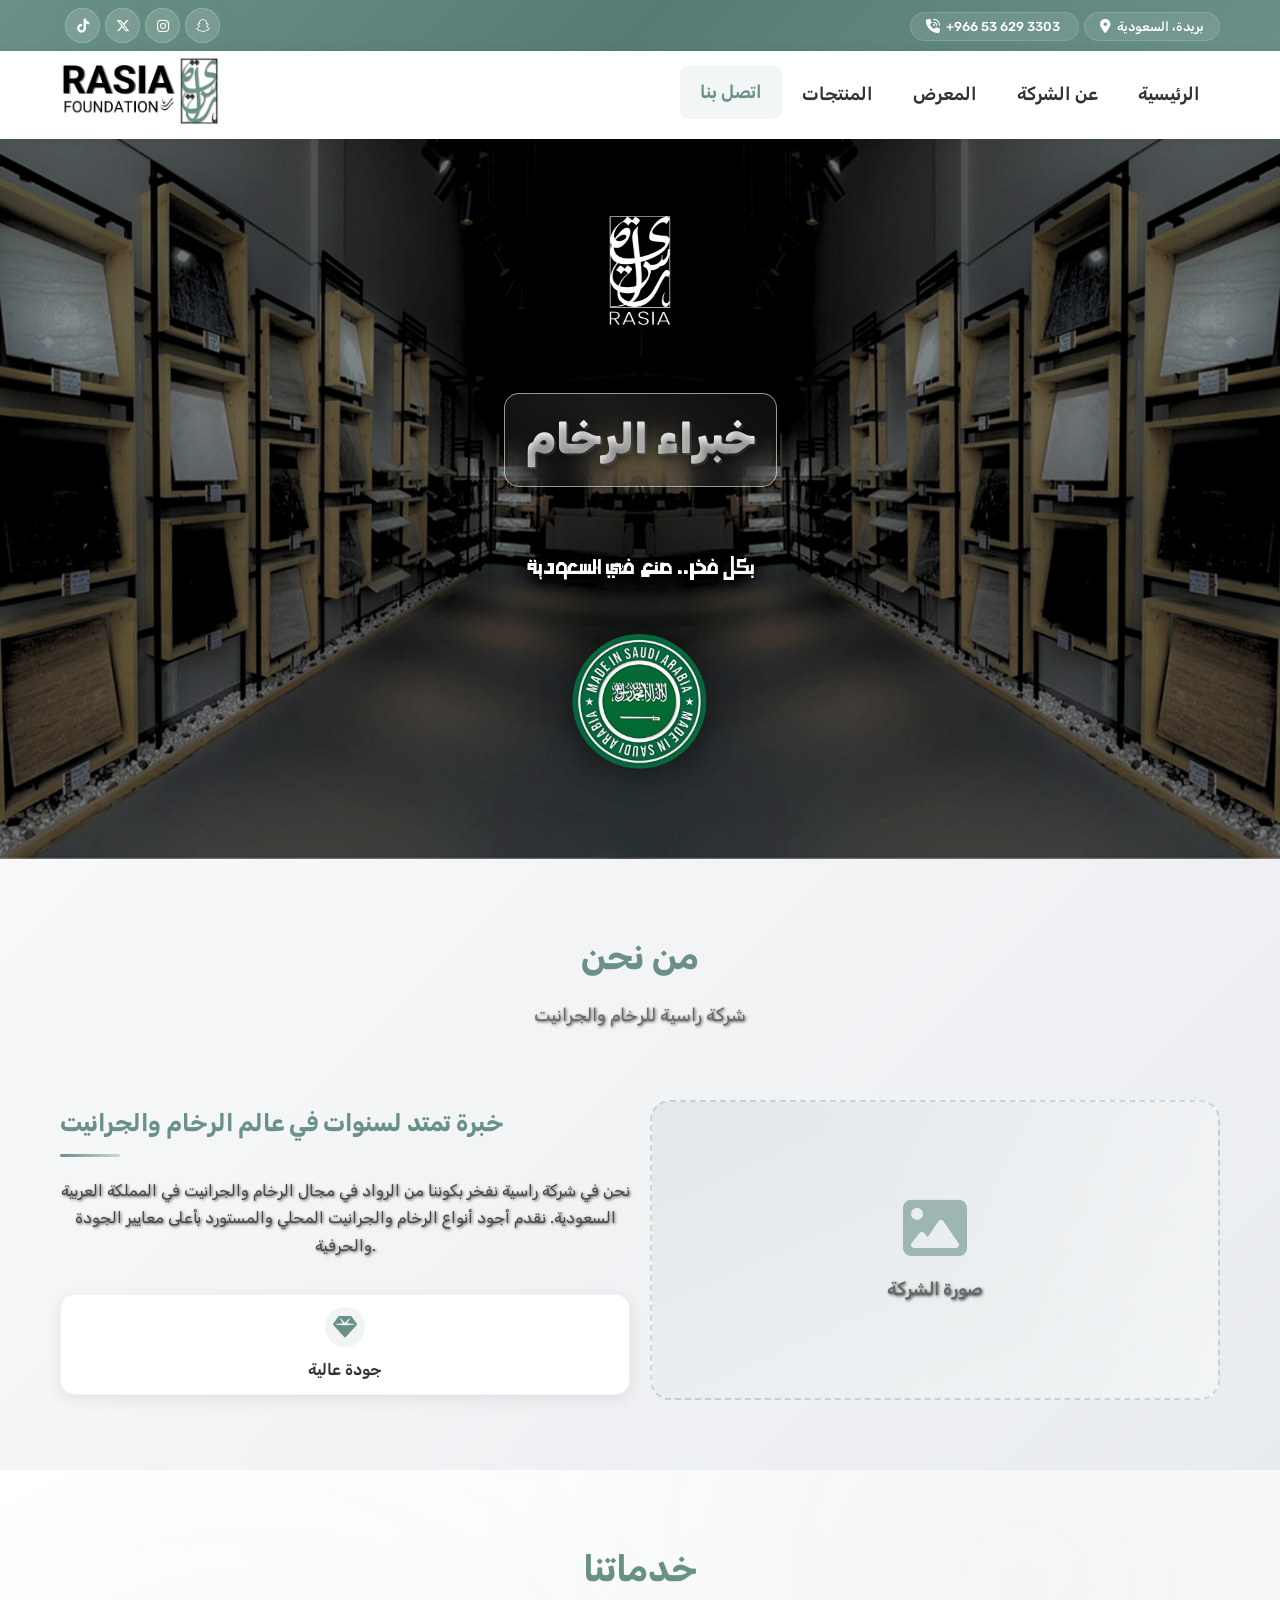
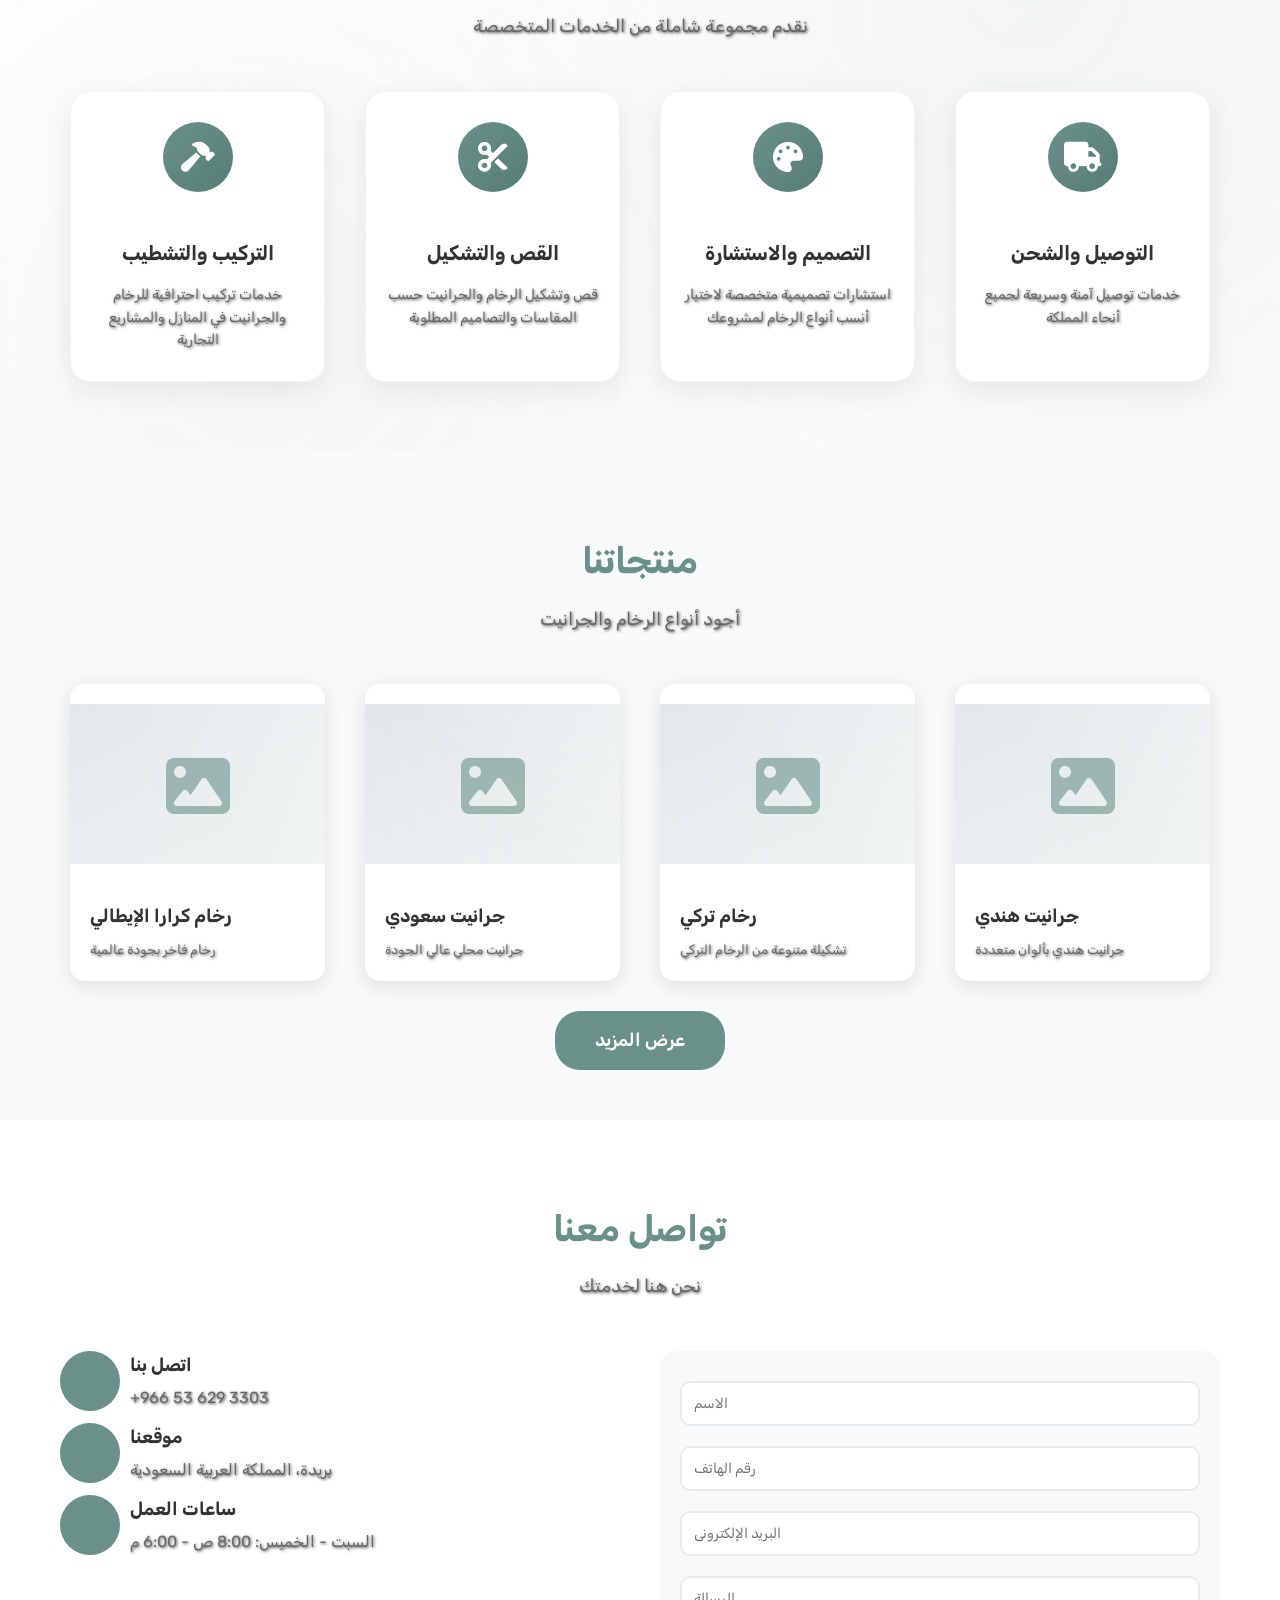
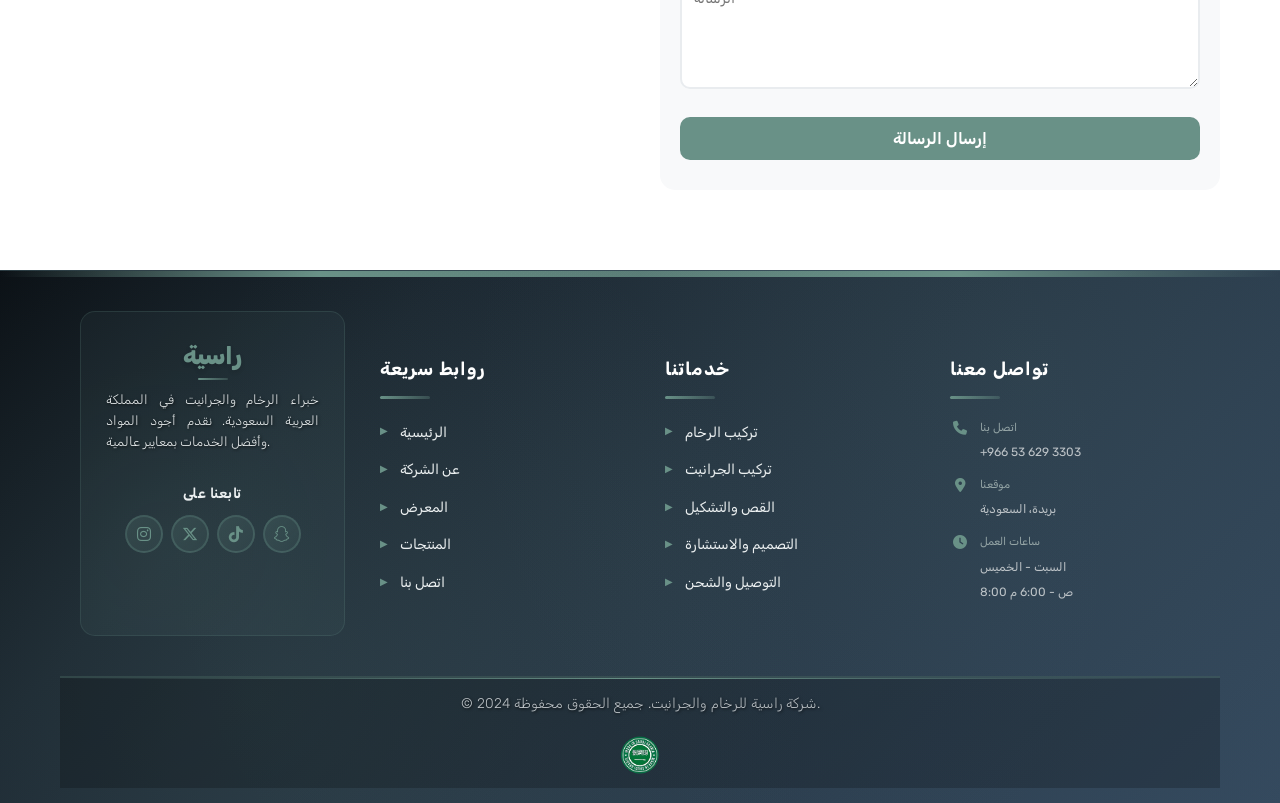
<file: projects/Rasia-Marble-Website-main/index.html>
<!DOCTYPE html>
<html lang="ar">

<head>
    <!-- Definition of Arabic -->
    <meta charset="UTF-8">
    <!-- viewport to improve view Website -->
    <meta name="viewport" content="width=device-width, initial-scale=1.0">
    <!-- description to improve SEO  -->
    <meta name="description" content="خبراء الرخام">
    <!-- keywords to improve SEO  -->
    <meta name="keywords" content="راسيا , رخام, راسية">
    <!-- Favicon -->
    <link rel="icon" href="assets/img/RASIA-fovicon.jpg">
    <!-- HTML Page Title -->
    <title> RASIA </title>
    <!-- External stylesheet -->
    <link rel="stylesheet" href="assets/css/style.css">
    <!-- google Fonts -->
    <link rel="preconnect" href="https://fonts.googleapis.com">
    <link rel="preconnect" href="https://fonts.gstatic.com" crossorigin>
    <link
        href="https://fonts.googleapis.com/css2?family=Amiri+Quran&family=Cairo:wght@200..1000&family=Handjet:wght@100..900&family=Harmattan:wght@400;500;600;700&family=Protest+Revolution&family=Reem+Kufi+Ink&family=Rubik:ital,wght@0,300..900;1,300..900&family=Zain:wght@200;300;400;700;800;900&display=swap"
        rel="stylesheet">
    <!-- Fonts awesome -->
    <link rel="stylesheet" href="https://cdnjs.cloudflare.com/ajax/libs/font-awesome/6.6.0/css/all.min.css"
        integrity="sha512-Kc323vGBEqzTmouAECnVceyQqyqdsSiqLQISBL29aUW4U/M7pSPA/gEUZQqv1cwx4OnYxTxve5UMg5GT6L4JJg=="
        crossorigin="anonymous" referrerpolicy="no-referrer" />
</head>

<body>
    <header>
        <nav class="nav-top">
            <div class="social">
                <div class="social-links">
                    <a class="a-top" href="https://www.tiktok.com/@rasia_est" target="_blank" title="تيك توك">
                        <i class="fa-brands fa-tiktok"></i>
                    </a>
                    <a class="a-top" href="https://x.com/rasia_est" target="_blank" title="تويتر">
                        <i class="fa-brands fa-x-twitter"></i>
                    </a>
                    <a class="a-top" href="https://www.instagram.com/rasia_est/" target="_blank" title="انستغرام">
                        <i class="fa-brands fa-instagram"></i>
                    </a>
                    <a class="a-top"
                        href="https://www.snapchat.com/add/mohammed_rasia?invite_id=ZOxxk-hg&share_id=DxuomHKgTAG%2FqBfkIFyaEA&sid=e7a969ece7574f9ea125e1fb472f913d"
                        target="_blank" title="سناب شات">
                        <i class="fa-brands fa-snapchat"></i>
                    </a>
                </div>
                <div class="contact-info">
                    <a class="a-top info phone"
                        href="https://api.whatsapp.com/message/6TP2ZIBSHYV5J1?autoload=1&app_absent=0" target="_blank"
                        title="واتساب">
                        <i class="fa-solid fa-phone-volume"></i>
                        <span>+966 53 629 3303</span>
                    </a>
                    <a class="a-top info" href="https://maps.app.goo.gl/Xr7vEuinhSm362DLA" target="_blank"
                        title="الموقع">
                        <i class="fa-solid fa-location-dot"></i>
                        <span>بريدة، السعودية</span>
                    </a>
                </div>
            </div>
        </nav>
        <nav class="navbar">
            <div class="container">
                <a class="a-nav-img" href="#" title="راسية - خبراء الرخام">
                    <img src="assets/img/logo-img.png" class="logo-img" alt="شعار راسية">
                </a>
                <div class="nav-links">
                    <a class="a-nav" href="#contact-section" title="تواصل معنا">اتصل بنا</a>
                    <a class="a-nav" href="#products-section" title="منتجاتنا">المنتجات</a>
                    <a class="a-nav" href="#services-section" title="خدماتنا">المعرض</a>
                    <a class="a-nav" href="#about-section" title="معلومات عن الشركة">عن الشركة</a>
                    <a class="a-nav home active" href="#" title="الصفحة الرئيسية">الرئيسية</a>
                </div>
                <button class="mobile-menu-btn" aria-label="القائمة">
                    <i class="fa-solid fa-bars"></i>
                </button>
            </div>
        </nav>
        <div class="img-hero">
            <div class="center">
                <img class="img-rasia" src="assets/img/RASIA.png"> <br>
                <h1>خبراء الرخام</h1>
                <p>بكل فخر.. صنع في السعودية</p>
                <img class="img-made" src="assets/img/made-in-saudia-arabia.png">
            </div>
        </div>
    </header>

    <!-- Main Content -->
    <main>
        <!-- About Section -->
        <section id="about-section" class="about-section">
            <div class="container">
                <div class="section-header">
                    <h2>من نحن</h2>
                    <p class="section-subtitle">شركة راسية للرخام والجرانيت</p>
                </div>
                <div class="about-content">
                    <div class="about-text">
                        <h3>خبرة تمتد لسنوات في عالم الرخام والجرانيت</h3>
                        <p>نحن في شركة راسية نفخر بكوننا من الرواد في مجال الرخام والجرانيت في المملكة العربية السعودية.
                            نقدم أجود أنواع الرخام والجرانيت المحلي والمستورد بأعلى معايير الجودة والحرفية.</p>
                        <div class="features">
                            <div class="feature-item">
                                <i class="fa-solid fa-gem"></i>
                                <span>جودة عالية</span>
                            </div>
                        </div>
                    </div>
                    <div class="about-image">
                        <div class="image-placeholder">
                            <i class="fa-solid fa-image"></i>
                            <p>صورة الشركة</p>
                        </div>
                    </div>
                </div>
            </div>
        </section>

        <!-- Services Section -->
        <section id="services-section" class="services-section">
            <div class="container">
                <div class="section-header">
                    <h2>خدماتنا</h2>
                    <p class="section-subtitle">نقدم مجموعة شاملة من الخدمات المتخصصة</p>
                </div>
                <div class="services-grid">
                    <div class="service-card">
                        <div class="service-icon">
                            <i class="fa-solid fa-hammer"></i>
                        </div>
                        <h3>التركيب والتشطيب</h3>
                        <p>خدمات تركيب احترافية للرخام والجرانيت في المنازل والمشاريع التجارية</p>
                    </div>
                    <div class="service-card">
                        <div class="service-icon">
                            <i class="fa-solid fa-cut"></i>
                        </div>
                        <h3>القص والتشكيل</h3>
                        <p>قص وتشكيل الرخام والجرانيت حسب المقاسات والتصاميم المطلوبة</p>
                    </div>
                    <div class="service-card">
                        <div class="service-icon">
                            <i class="fa-solid fa-palette"></i>
                        </div>
                        <h3>التصميم والاستشارة</h3>
                        <p>استشارات تصميمية متخصصة لاختيار أنسب أنواع الرخام لمشروعك</p>
                    </div>
                    <div class="service-card">
                        <div class="service-icon">
                            <i class="fa-solid fa-truck"></i>
                        </div>
                        <h3>التوصيل والشحن</h3>
                        <p>خدمات توصيل آمنة وسريعة لجميع أنحاء المملكة</p>
                    </div>
                </div>
            </div>
        </section>

        <!-- Products Section -->
        <section id="products-section" class="products-section">
            <div class="container">
                <div class="section-header">
                    <h2>منتجاتنا</h2>
                    <p class="section-subtitle">أجود أنواع الرخام والجرانيت</p>
                </div>
                <div class="products-grid">
                    <div class="product-card">
                        <div class="product-image">
                            <div class="image-placeholder">
                                <i class="fa-solid fa-image"></i>
                            </div>
                        </div>
                        <div class="product-info">
                            <h3>رخام كرارا الإيطالي</h3>
                            <p>رخام فاخر بجودة عالمية</p>
                        </div>
                    </div>
                    <div class="product-card">
                        <div class="product-image">
                            <div class="image-placeholder">
                                <i class="fa-solid fa-image"></i>
                            </div>
                        </div>
                        <div class="product-info">
                            <h3>جرانيت سعودي</h3>
                            <p>جرانيت محلي عالي الجودة</p>
                        </div>
                    </div>
                    <div class="product-card">
                        <div class="product-image">
                            <div class="image-placeholder">
                                <i class="fa-solid fa-image"></i>
                            </div>
                        </div>
                        <div class="product-info">
                            <h3>رخام تركي</h3>
                            <p>تشكيلة متنوعة من الرخام التركي</p>
                        </div>
                    </div>
                    <div class="product-card">
                        <div class="product-image">
                            <div class="image-placeholder">
                                <i class="fa-solid fa-image"></i>
                            </div>
                        </div>
                        <div class="product-info">
                            <h3>جرانيت هندي</h3>
                            <p>جرانيت هندي بألوان متعددة</p>
                        </div>
                    </div>
                </div>
                <div class="view-more">
                    <a href="#" class="btn-primary">عرض المزيد</a>
                </div>
            </div>
        </section>

        <!-- Contact Section -->
        <section id="contact-section" class="contact-section">
            <div class="container">
                <div class="section-header">
                    <h2>تواصل معنا</h2>
                    <p class="section-subtitle">نحن هنا لخدمتك</p>
                </div>
                <div class="contact-content">
                    <div class="contact-info">
                        <div class="contact-item">
                            <div class="contact-icon">
                                <i class="fa-solid fa-phone"></i>
                            </div>
                            <div class="contact-details">
                                <h4>اتصل بنا</h4>
                                <p>+966 53 629 3303</p>
                            </div>
                        </div>
                        <div class="contact-item">
                            <div class="contact-icon">
                                <i class="fa-solid fa-location-dot"></i>
                            </div>
                            <div class="contact-details">
                                <h4>موقعنا</h4>
                                <p>بريدة، المملكة العربية السعودية</p>
                            </div>
                        </div>
                        <div class="contact-item">
                            <div class="contact-icon">
                                <i class="fa-solid fa-clock"></i>
                            </div>
                            <div class="contact-details">
                                <h4>ساعات العمل</h4>
                                <p>السبت - الخميس: 8:00 ص - 6:00 م</p>
                            </div>
                        </div>
                    </div>
                    <div class="contact-form">
                        <form>
                            <div class="form-group">
                                <input type="text" placeholder="الاسم" required>
                            </div>
                            <div class="form-group">
                                <input type="tel" placeholder="رقم الهاتف" required>
                            </div>
                            <div class="form-group">
                                <input type="email" placeholder="البريد الإلكتروني">
                            </div>
                            <div class="form-group">
                                <textarea placeholder="الرسالة" rows="5" required></textarea>
                            </div>
                            <button type="submit" class="btn-primary">إرسال الرسالة</button>
                        </form>
                    </div>
                </div>
            </div>
        </section>
    </main>

    <!-- Footer -->
    <footer class="footer">
        <div class="container">
            <div class="footer-content">
                <!-- Company Info Section -->
                <div class="footer-section company-info">
                    <div class="footer-logo-container">
                        <!-- <img src="assets/img/logo-img.png" alt="راسية" class="footer-logo"> -->
                        <h3 class="company-name">راسية</h3>
                    </div>
                    <p class="company-description">خبراء الرخام والجرانيت في المملكة العربية السعودية. نقدم أجود المواد
                        وأفضل الخدمات بمعايير عالمية.</p>
                    <div class="footer-social">
                        <h5>تابعنا على</h5>
                        <div class="social-links-footer">
                            <a href="https://www.instagram.com/rasia_est/" target="_blank" title="انستغرام">
                                <i class="fa-brands fa-instagram"></i>
                            </a>
                            <a href="https://x.com/rasia_est" target="_blank" title="تويتر">
                                <i class="fa-brands fa-x-twitter"></i>
                            </a>
                            <a href="https://www.tiktok.com/@rasia_est" target="_blank" title="تيك توك">
                                <i class="fa-brands fa-tiktok"></i>
                            </a>
                            <a href="https://www.snapchat.com/add/mohammed_rasia?invite_id=ZOxxk-hg&share_id=DxuomHKgTAG%2FqBfkIFyaEA&sid=e7a969ece7574f9ea125e1fb472f913d"
                                target="_blank" title="سناب شات">
                                <i class="fa-brands fa-snapchat"></i>
                            </a>
                        </div>
                    </div>
                </div>

                <!-- Quick Links Section -->
                <div class="footer-section">
                    <h4>روابط سريعة</h4>
                    <ul class="footer-links">
                        <li><a href="#" title="الصفحة الرئيسية">الرئيسية</a></li>
                        <li><a href="#about-section" title="معلومات عن الشركة">عن الشركة</a></li>
                        <li><a href="#services-section" title="معرض أعمالنا">المعرض</a></li>
                        <li><a href="#products-section" title="منتجاتنا">المنتجات</a></li>
                        <li><a href="#contact-section" title="تواصل معنا">اتصل بنا</a></li>
                    </ul>
                </div>

                <!-- Services Section -->
                <div class="footer-section">
                    <h4>خدماتنا</h4>
                    <ul class="footer-links">
                        <li><a href="#" title="خدمات تركيب الرخام">تركيب الرخام</a></li>
                        <li><a href="#" title="خدمات تركيب الجرانيت">تركيب الجرانيت</a></li>
                        <li><a href="#" title="خدمات القص والتشكيل">القص والتشكيل</a></li>
                        <li><a href="#" title="خدمات التصميم والاستشارة">التصميم والاستشارة</a></li>
                        <li><a href="#" title="خدمات التوصيل">التوصيل والشحن</a></li>
                    </ul>
                </div>

                <!-- Contact Section -->
                <div class="footer-section">
                    <h4>تواصل معنا</h4>
                    <div class="contact-info-footer">
                        <div class="contact-item">
                            <i class="fa-solid fa-phone"></i>
                            <div class="contact-details">
                                <span class="contact-label">اتصل بنا</span>
                                <span class="contact-value">+966 53 629 3303</span>
                            </div>
                        </div>
                        <div class="contact-item">
                            <i class="fa-solid fa-location-dot"></i>
                            <div class="contact-details">
                                <span class="contact-label">موقعنا</span>
                                <span class="contact-value">بريدة، السعودية</span>
                            </div>
                        </div>
                        <div class="contact-item">
                            <i class="fa-solid fa-clock"></i>
                            <div class="contact-details">
                                <span class="contact-label">ساعات العمل</span>
                                <span class="contact-value">السبت - الخميس<br>8:00 ص - 6:00 م</span>
                            </div>
                        </div>
                    </div>
                </div>
            </div>
            <div class="footer-bottom">
                <p>&copy; 2024 شركة راسية للرخام والجرانيت. جميع الحقوق محفوظة.</p>
                <div class="made-in-saudi">
                    <img src="assets/img/made-in-saudia-arabia.png" alt="صنع في السعودية">
                </div>
            </div>
        </div>
    </footer>

    <!-- Bottom Navigation (Mobile) -->
    <nav class="bottom-nav">
        <a href="#" class="bottom-nav-item active">
            <i class="fa-solid fa-home"></i>
            <span>الرئيسية</span>
        </a>
        <a href="#about-section" class="bottom-nav-item">
            <i class="fa-solid fa-info-circle"></i>
            <span>من نحن</span>
        </a>
        <a href="#services-section" class="bottom-nav-item">
            <i class="fa-solid fa-tools"></i>
            <span>خدماتنا</span>
        </a>
        <a href="#products-section" class="bottom-nav-item">
            <i class="fa-solid fa-gem"></i>
            <span>منتجاتنا</span>
        </a>
        <a href="#contact-section" class="bottom-nav-item">
            <i class="fa-solid fa-phone"></i>
            <span>اتصل بنا</span>
        </a>
    </nav>

    <!-- JavaScript for Navigation -->
    <script>
        // Navigation Functionality
        document.addEventListener('DOMContentLoaded', function () {
            const bottomNavItems = document.querySelectorAll('.bottom-nav-item');
            const topNavItems = document.querySelectorAll('.a-nav');
            const sections = document.querySelectorAll('section[id]');
            const navbar = document.querySelector('.navbar');

            // Handle click events for smooth scrolling (Bottom Nav)
            bottomNavItems.forEach(item => {
                item.addEventListener('click', function (e) {
                    e.preventDefault();
                    handleNavigation(this, bottomNavItems);
                });
            });

            // Handle click events for smooth scrolling (Top Nav)
            topNavItems.forEach(item => {
                item.addEventListener('click', function (e) {
                    e.preventDefault();
                    handleNavigation(this, topNavItems);
                });
            });

            // Common navigation handler
            function handleNavigation(clickedItem, navItems) {
                // Remove active class from all items
                navItems.forEach(navItem => navItem.classList.remove('active'));

                // Add active class to clicked item
                clickedItem.classList.add('active');

                // Get target section
                const targetId = clickedItem.getAttribute('href');

                if (targetId === '#') {
                    // Scroll to top for home
                    window.scrollTo({
                        top: 0,
                        behavior: 'smooth'
                    });
                } else {
                    // Scroll to target section
                    const targetSection = document.querySelector(targetId);
                    if (targetSection) {
                        const navbarHeight = navbar.offsetHeight;
                        const offsetTop = targetSection.offsetTop - navbarHeight - 20;
                        window.scrollTo({
                            top: offsetTop,
                            behavior: 'smooth'
                        });
                    }
                }
            }

            // Update active state based on scroll position
            function updateActiveNavItem() {
                const navbarHeight = navbar.offsetHeight;
                const scrollPosition = window.scrollY + navbarHeight + 50;

                // Check if we're at the top of the page
                if (window.scrollY < 100) {
                    // Set home as active
                    bottomNavItems.forEach(item => item.classList.remove('active'));
                    topNavItems.forEach(item => item.classList.remove('active'));

                    if (bottomNavItems[0]) bottomNavItems[0].classList.add('active');
                    if (topNavItems[0]) topNavItems[0].classList.add('active');
                    return;
                }

                // Check which section is currently in view
                sections.forEach((section, index) => {
                    const sectionTop = section.offsetTop;
                    const sectionHeight = section.offsetHeight;

                    if (scrollPosition >= sectionTop && scrollPosition < sectionTop + sectionHeight) {
                        // Update bottom navigation
                        bottomNavItems.forEach(item => item.classList.remove('active'));
                        if (bottomNavItems[index + 1]) {
                            bottomNavItems[index + 1].classList.add('active');
                        }

                        // Update top navigation
                        topNavItems.forEach(item => item.classList.remove('active'));
                        const targetHref = '#' + section.id;
                        const activeTopNavItem = Array.from(topNavItems).find(item =>
                            item.getAttribute('href') === targetHref
                        );
                        if (activeTopNavItem) {
                            activeTopNavItem.classList.add('active');
                        }
                    }
                });
            }

            // Navbar scroll effect
            function handleNavbarScroll() {
                if (window.scrollY > 100) {
                    navbar.style.background = 'rgba(255, 255, 255, 0.95)';
                    navbar.style.boxShadow = '0 4px 20px rgba(0, 0, 0, 0.15)';
                } else {
                    navbar.style.background = 'rgba(255, 255, 255, 0.98)';
                    navbar.style.boxShadow = '0 2px 10px rgba(0, 0, 0, 0.08)';
                }
            }

            // Listen for scroll events
            let ticking = false;
            window.addEventListener('scroll', function () {
                if (!ticking) {
                    requestAnimationFrame(function () {
                        updateActiveNavItem();
                        handleNavbarScroll();
                        ticking = false;
                    });
                    ticking = true;
                }
            });

            // Initialize navbar state
            handleNavbarScroll();
        });
    </script>
</body>

</html>
</file>
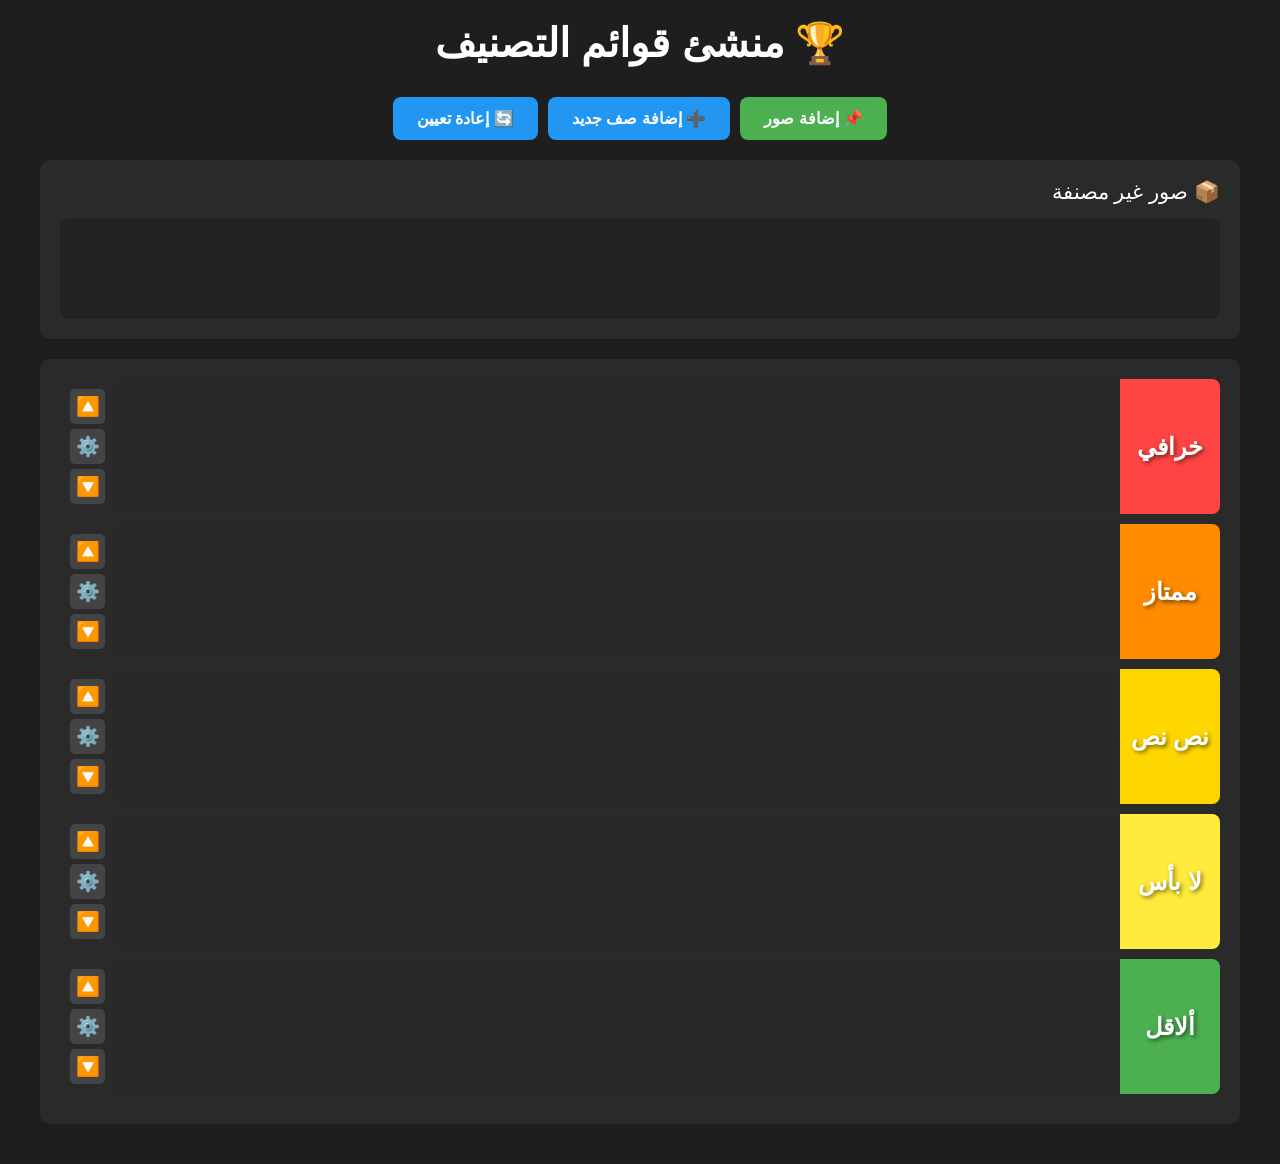
<file: projects/Tier-List/index.html>
<!DOCTYPE html>
<html lang="ar" dir="rtl">

<head>
    <meta charset="UTF-8">
    <meta name="viewport" content="width=device-width, initial-scale=1.0">
    <title>منشئ قوائم التصنيف - Tier List Maker</title>
    <link rel="stylesheet" href="style.css">
</head>

<body>
    <div class="container">
        <h1>🏆 منشئ قوائم التصنيف</h1>

        <div class="controls">
            <button class="btn" onclick="uploadImages()">📌 إضافة صور</button>
            <button class="btn btn-secondary" onclick="addNewTier()">➕ إضافة صف جديد</button>
            <button class="btn btn-secondary" onclick="resetAll()">🔄 إعادة تعيين</button>
        </div>

        <input type="file" id="fileInput" accept="image/*" multiple onchange="handleFileSelect(event)">

        <div class="unranked-area">
            <div class="unranked-title">📦 صور غير مصنفة</div>
            <div class="unranked-content" id="unrankedArea"></div>
        </div>

        <div class="tier-list" id="tierList"></div>
    </div>

    <div class="modal" id="settingsModal">
        <div class="modal-content">
            <h2 class="modal-title">⚙️ إعدادات الصف</h2>
            <div class="form-group">
                <label>اسم الصف:</label>
                <input type="text" id="tierNameInput">
            </div>
            <div class="form-group">
                <label>لون الصف:</label>
                <input type="color" id="tierColorInput">
            </div>
            <div class="modal-buttons">
                <button class="btn-save" onclick="saveTierSettings()">حفظ</button>
                <button class="btn-delete" onclick="deleteTier()">حذف الصف</button>
                <button class="btn-cancel" onclick="closeModal()">إلغاء</button>
            </div>
        </div>
    </div>

    <script src="script.js"></script>
</body>

</html>
</file>
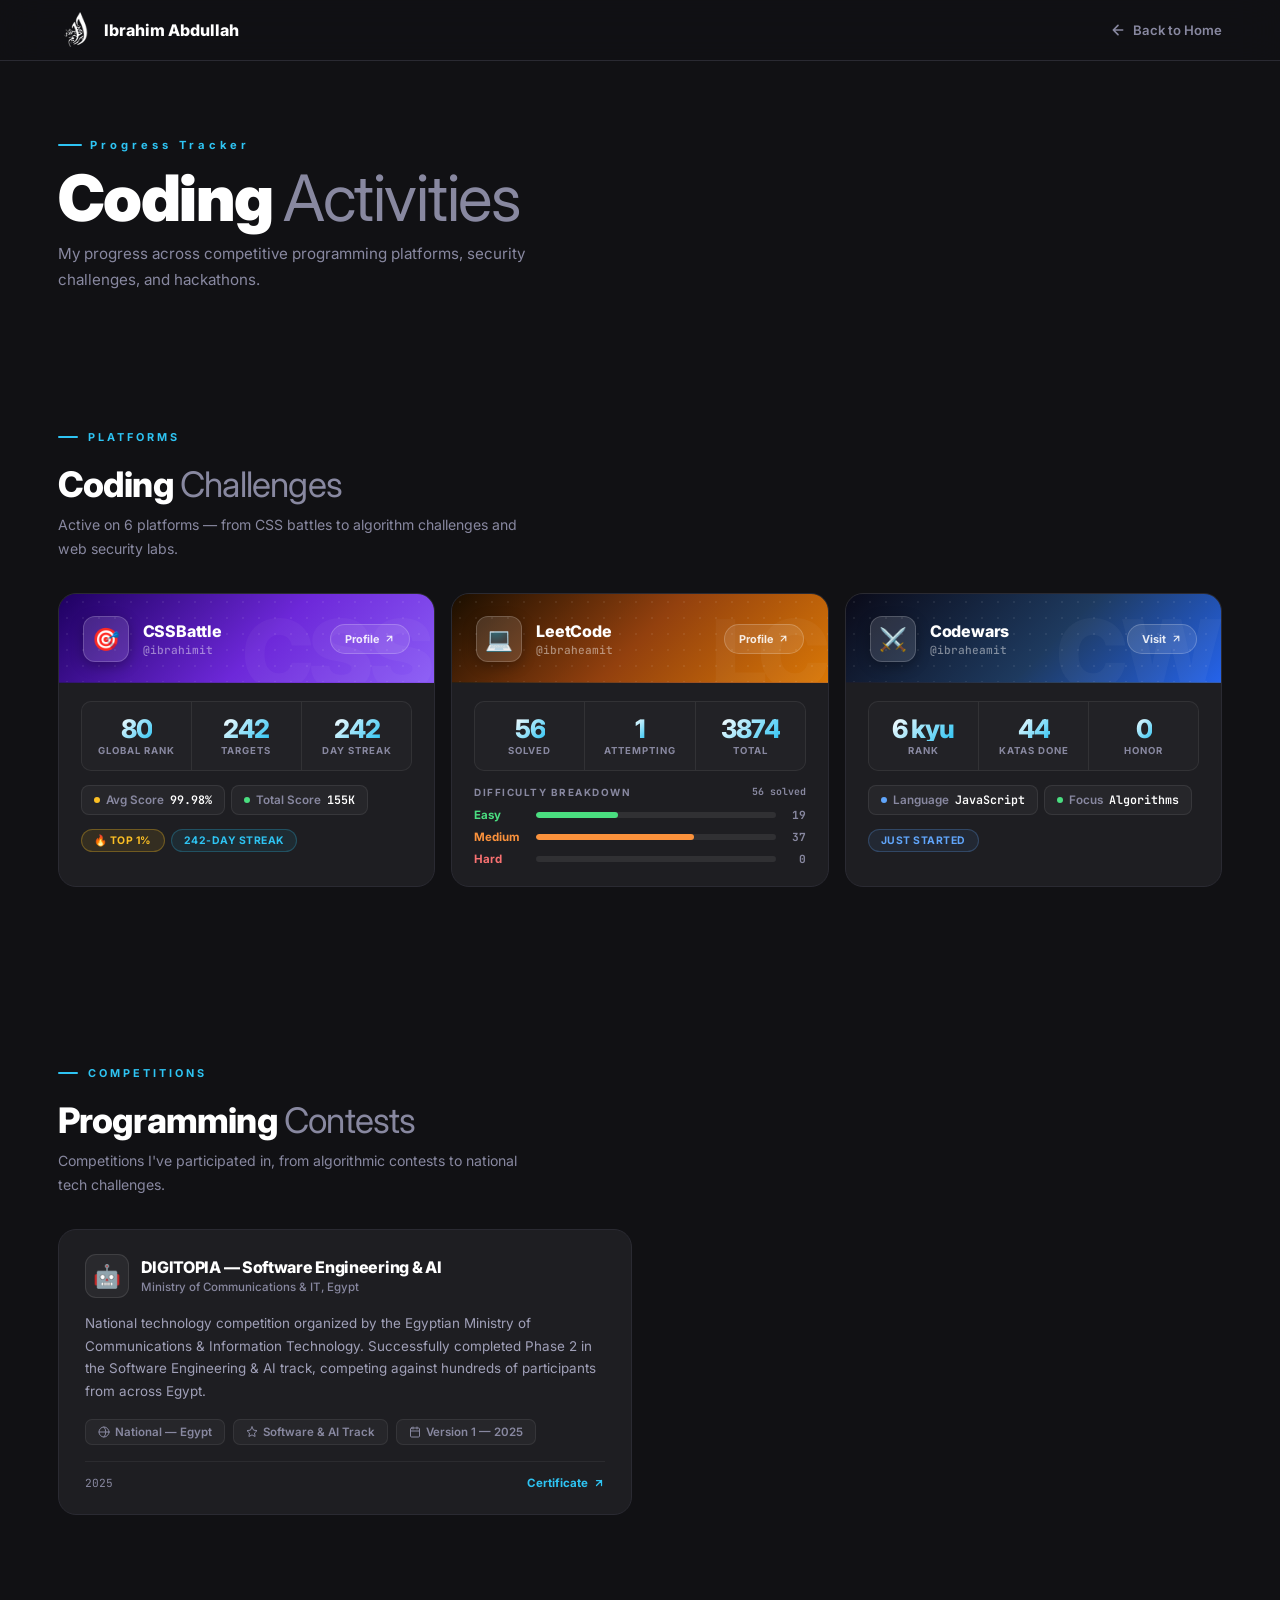
<file: projects/Portfolio/activities.html>
<!DOCTYPE html>
<html lang="en">

<head>
    <meta charset="UTF-8" />
    <meta name="viewport" content="width=device-width, initial-scale=1.0" />
    <title>Activities — Ibrahim Abdullah</title>
    <link rel="preconnect" href="https://fonts.googleapis.com" />
    <link
        href="https://fonts.googleapis.com/css2?family=Inter:wght@300;400;500;600;700;800;900&family=JetBrains+Mono:wght@400;500;700&display=swap"
        rel="stylesheet" />
    <style>
        *,
        *::before,
        *::after {
            box-sizing: border-box;
            margin: 0;
            padding: 0
        }

        :root {
            --bg: #111114;
            --bg2: #1a1a1e;
            --card: #1e1e22;
            --card2: #232328;
            --accent: #2ec4f3;
            --text: #fff;
            --muted: #8888a0;
            --border: #2a2a32;
            --px: clamp(16px, 4.5vw, 80px);
            --max: 1280px;
            --spy: clamp(40px, 7vw, 96px);
            --mono: 'JetBrains Mono', monospace;
        }

        html {
            scroll-behavior: smooth
        }

        body {
            background: var(--bg);
            color: var(--text);
            font-family: 'Inter', sans-serif;
            overflow-x: hidden;
            -webkit-font-smoothing: antialiased
        }

        ::-webkit-scrollbar {
            width: 4px
        }

        ::-webkit-scrollbar-track {
            background: var(--bg)
        }

        ::-webkit-scrollbar-thumb {
            background: var(--accent);
            border-radius: 2px
        }

        a {
            text-decoration: none;
            color: inherit
        }

        .wrap {
            width: 100%;
            max-width: var(--max);
            margin-inline: auto;
            padding-inline: var(--px)
        }

        /* ── NAV ── */
        nav {
            position: sticky;
            top: 0;
            z-index: 600;
            background: rgba(17, 17, 20, .9);
            backdrop-filter: blur(20px);
            -webkit-backdrop-filter: blur(20px);
            border-bottom: 1px solid var(--border);
        }

        .nav-inner {
            display: flex;
            align-items: center;
            justify-content: space-between;
            height: 60px;
            width: 100%;
            max-width: var(--max);
            margin-inline: auto;
            padding-inline: var(--px);
        }

        .nav-logo {
            display: flex;
            align-items: center;
            gap: 8px;
            font-weight: 800;
            font-size: 1rem
        }

        .nav-logo img {
            width: 38px;
            height: 38px
        }

        .nav-back {
            display: inline-flex;
            align-items: center;
            gap: 7px;
            font-size: .82rem;
            font-weight: 600;
            color: var(--muted);
            transition: color .2s;
        }

        .nav-back:hover {
            color: var(--accent)
        }

        .nav-back svg {
            width: 16px;
            height: 16px;
            stroke: currentColor;
            stroke-width: 2.5;
            fill: none;
            stroke-linecap: round;
            stroke-linejoin: round
        }

        /* ── PAGE HEADER ── */
        .page-header {
            padding-block: clamp(40px, 6vw, 80px) clamp(28px, 4vw, 48px);
            position: relative;
            overflow: hidden;
        }

        .ph-inner {
            position: relative;
            z-index: 1
        }

        .ph-tag {
            font-size: .7rem;
            font-weight: 700;
            color: var(--accent);
            letter-spacing: 4px;
            display: flex;
            align-items: center;
            gap: 8px;
            margin-bottom: 12px;
        }

        .ph-tag::before {
            content: '';
            width: 24px;
            height: 2px;
            background: var(--accent);
            border-radius: 1px
        }

        .ph-row {
            display: flex;
            align-items: flex-end;
            justify-content: space-between;
            flex-wrap: wrap;
            gap: 20px
        }

        .ph-titles h1 {
            font-size: clamp(2.2rem, 5vw, 4rem);
            font-weight: 900;
            letter-spacing: -1.5px;
            line-height: 1.05;
        }

        .ph-titles h1 span {
            color: var(--muted);
            font-weight: 400
        }

        .ph-titles p {
            font-size: .95rem;
            color: var(--muted);
            margin-top: 10px;
            max-width: 480px;
            line-height: 1.7
        }

        /* ── SECTION LABEL ── */
        .sec-label {
            display: flex;
            align-items: center;
            gap: 10px;
            font-size: .68rem;
            font-weight: 700;
            color: var(--accent);
            letter-spacing: 3px;
            text-transform: uppercase;
            margin-bottom: 20px;
        }

        .sec-label::before {
            content: '';
            width: 20px;
            height: 2px;
            background: var(--accent);
            border-radius: 1px;
            flex-shrink: 0
        }

        .sec-title {
            font-size: clamp(1.5rem, 3vw, 2.2rem);
            font-weight: 800;
            letter-spacing: -.8px;
            margin-bottom: 8px;
            line-height: 1.15;
        }

        .sec-title span {
            color: var(--muted);
            font-weight: 400
        }

        .sec-desc {
            font-size: .88rem;
            color: var(--muted);
            line-height: 1.7;
            max-width: 480px;
            margin-bottom: 32px
        }

        /* ── CODING PLATFORMS ── */
        .platforms-section {
            padding-block: var(--spy)
        }

        .platforms-grid {
            display: grid;
            grid-template-columns: repeat(3, 1fr);
            gap: 16px;
        }

        /* Platform Card */
        .plat-card {
            background: var(--card);
            border: 1px solid var(--border);
            border-radius: 18px;
            overflow: hidden;
            display: flex;
            flex-direction: column;
            position: relative;
            transition: transform .32s cubic-bezier(.4, 0, .2, 1), border-color .3s, box-shadow .3s;
        }

        .plat-card::before {
            content: '';
            position: absolute;
            top: 0;
            left: 0;
            right: 0;
            height: 1px;
            z-index: 3;
            background: linear-gradient(90deg, transparent, rgba(46, 196, 243, .5), transparent);
            opacity: 0;
            transition: opacity .35s;
        }

        .plat-card:hover {
            transform: translateY(-6px);
            border-color: rgba(46, 196, 243, .22);
            box-shadow: 0 20px 56px rgba(0, 0, 0, .5), 0 0 28px rgba(46, 196, 243, .07);
        }

        .plat-card:hover::before {
            opacity: 1
        }

        /* Banner */
        .plat-banner {
            padding: 22px 24px 20px;
            display: flex;
            align-items: center;
            gap: 14px;
            position: relative;
            overflow: hidden;
            border-bottom: 1px solid rgba(255, 255, 255, .07);
        }

        .plat-banner::before {
            content: '';
            position: absolute;
            inset: 0;
            background-image: radial-gradient(circle, rgba(255, 255, 255, .065) 1px, transparent 1px);
            background-size: 16px 16px;
            pointer-events: none;
        }

        .plat-banner::after {
            content: attr(data-wm);
            position: absolute;
            right: 4px;
            bottom: -20px;
            font-size: 6rem;
            font-weight: 900;
            letter-spacing: -5px;
            color: rgba(255, 255, 255, .04);
            line-height: 1;
            pointer-events: none;
        }

        /* banner colors */
        .bn-css {
            background: linear-gradient(135deg, #1e0060 0%, #6d28d9 55%, #8b5cf6 100%)
        }

        .bn-lc {
            background: linear-gradient(135deg, #1a0e00 0%, #92400e 50%, #d97706 100%)
        }

        .bn-ps {
            background: linear-gradient(135deg, #001a12 0%, #065f46 55%, #059669 100%)
        }

        .bn-cw {
            background: linear-gradient(135deg, #0a0a18 0%, #1e3a5f 55%, #2563eb 100%)
        }

        .bn-cf {
            background: linear-gradient(135deg, #1a0a00 0%, #7c2d12 55%, #dc2626 100%)
        }

        .bn-fem {
            background: linear-gradient(135deg, #0a1628 0%, #1e3a5f 50%, #0891b2 100%)
        }

        .plat-icon {
            width: 46px;
            height: 46px;
            border-radius: 12px;
            background: rgba(255, 255, 255, .12);
            border: 1px solid rgba(255, 255, 255, .18);
            display: flex;
            align-items: center;
            justify-content: center;
            flex-shrink: 0;
            font-size: 1.4rem;
            position: relative;
            z-index: 1;
            box-shadow: 0 4px 14px rgba(0, 0, 0, .3);
        }

        .plat-text {
            flex: 1;
            position: relative;
            z-index: 1;
            min-width: 0
        }

        .plat-name {
            font-size: 1rem;
            font-weight: 800;
            color: #fff;
            letter-spacing: -.2px;
            margin-bottom: 2px
        }

        .plat-handle {
            font-size: .7rem;
            color: rgba(255, 255, 255, .45);
            font-weight: 500;
            font-family: var(--mono)
        }

        .plat-link {
            display: inline-flex;
            align-items: center;
            gap: 5px;
            padding: 7px 14px;
            border-radius: 50px;
            flex-shrink: 0;
            background: rgba(255, 255, 255, .1);
            border: 1px solid rgba(255, 255, 255, .2);
            color: rgba(255, 255, 255, .88);
            font-size: .68rem;
            font-weight: 700;
            text-decoration: none;
            position: relative;
            z-index: 1;
            white-space: nowrap;
            transition: all .22s;
        }

        .plat-link:hover {
            background: rgba(255, 255, 255, .2);
            border-color: rgba(255, 255, 255, .45);
            transform: translateY(-2px)
        }

        .plat-link svg {
            width: 11px;
            height: 11px;
            stroke: currentColor;
            stroke-width: 2.5;
            fill: none;
            stroke-linecap: round;
            stroke-linejoin: round;
            transition: transform .22s
        }

        .plat-link:hover svg {
            transform: rotate(45deg)
        }

        /* Card body */
        .plat-body {
            padding: 18px 22px 20px;
            display: flex;
            flex-direction: column;
            gap: 14px;
            flex: 1
        }

        /* Stat row */
        .plat-stats {
            display: flex;
            border: 1px solid rgba(255, 255, 255, .07);
            border-radius: 10px;
            overflow: hidden;
            background: rgba(255, 255, 255, .02);
        }

        .plat-stat {
            flex: 1;
            display: flex;
            flex-direction: column;
            align-items: center;
            gap: 4px;
            padding: 14px 8px;
            border-right: 1px solid rgba(255, 255, 255, .07);
            text-align: center;
        }

        .plat-stat:last-child {
            border-right: none
        }

        .ps-num {
            font-size: 1.6rem;
            font-weight: 800;
            letter-spacing: -1px;
            line-height: 1;
            background: linear-gradient(135deg, #fff, var(--accent));
            -webkit-background-clip: text;
            -webkit-text-fill-color: transparent;
            background-clip: text;
        }

        .ps-lbl {
            font-size: .6rem;
            font-weight: 700;
            color: var(--muted);
            letter-spacing: 1px;
            text-transform: uppercase
        }

        /* Diff bars */
        .diff-section {
            display: flex;
            flex-direction: column;
            gap: 8px
        }

        .diff-head {
            display: flex;
            align-items: center;
            justify-content: space-between;
            margin-bottom: 2px
        }

        .diff-title {
            font-size: .62rem;
            font-weight: 700;
            color: var(--muted);
            letter-spacing: 1.5px;
            text-transform: uppercase
        }

        .diff-total {
            font-size: .62rem;
            font-weight: 700;
            font-family: var(--mono);
            color: var(--muted)
        }

        .diff-row {
            display: flex;
            align-items: center;
            gap: 10px
        }

        .diff-label {
            font-size: .72rem;
            font-weight: 700;
            min-width: 52px
        }

        .diff-label.easy {
            color: #4ade80
        }

        .diff-label.medium {
            color: #fb923c
        }

        .diff-label.hard {
            color: #f87171
        }

        .diff-track {
            flex: 1;
            height: 6px;
            border-radius: 3px;
            background: rgba(255, 255, 255, .08);
            overflow: hidden
        }

        .diff-fill {
            height: 100%;
            border-radius: 3px;
            width: 0%;
            transition: width 1.3s cubic-bezier(.4, 0, .2, 1)
        }

        .diff-fill.easy {
            background: #4ade80
        }

        .diff-fill.medium {
            background: #fb923c
        }

        .diff-fill.hard {
            background: #f87171
        }

        .diff-count {
            font-size: .7rem;
            font-weight: 700;
            min-width: 20px;
            text-align: right;
            font-family: var(--mono);
            color: var(--muted)
        }

        /* Progress bar (generic) */
        .prog-bar-wrap {
            display: flex;
            flex-direction: column;
            gap: 6px
        }

        .prog-row {
            display: flex;
            align-items: center;
            gap: 10px
        }

        .prog-label {
            font-size: .72rem;
            font-weight: 600;
            color: var(--muted);
            min-width: 72px
        }

        .prog-track {
            flex: 1;
            height: 6px;
            border-radius: 3px;
            background: rgba(255, 255, 255, .08);
            overflow: hidden
        }

        .prog-fill {
            height: 100%;
            border-radius: 3px;
            width: 0%;
            transition: width 1.3s cubic-bezier(.4, 0, .2, 1);
            background: linear-gradient(90deg, var(--accent), #7c3aed)
        }

        .prog-val {
            font-size: .7rem;
            font-weight: 700;
            font-family: var(--mono);
            color: var(--text);
            min-width: 32px;
            text-align: right
        }

        /* Info chips */
        .info-chips {
            display: flex;
            flex-wrap: wrap;
            gap: 6px
        }

        .info-chip {
            display: inline-flex;
            align-items: center;
            gap: 6px;
            padding: 6px 12px;
            border-radius: 8px;
            background: rgba(255, 255, 255, .04);
            border: 1px solid rgba(255, 255, 255, .08);
            font-size: .73rem;
            font-weight: 600;
            color: var(--muted);
        }

        .info-chip .dot {
            width: 6px;
            height: 6px;
            border-radius: 50%;
            flex-shrink: 0
        }

        .info-chip .val {
            color: var(--text);
            font-family: var(--mono)
        }

        /* Badge strips */
        .badge-strip {
            display: flex;
            flex-wrap: wrap;
            gap: 6px
        }

        .badge {
            padding: 4px 12px;
            border-radius: 50px;
            font-size: .65rem;
            font-weight: 700;
            letter-spacing: .5px;
            border: 1px solid;
            text-transform: uppercase;
        }

        .badge-gold {
            background: rgba(251, 191, 36, .1);
            border-color: rgba(251, 191, 36, .3);
            color: #fbbf24
        }

        .badge-cyan {
            background: rgba(46, 196, 243, .08);
            border-color: rgba(46, 196, 243, .25);
            color: var(--accent)
        }

        .badge-green {
            background: rgba(74, 222, 128, .08);
            border-color: rgba(74, 222, 128, .25);
            color: #4ade80
        }

        .badge-red {
            background: rgba(248, 113, 113, .08);
            border-color: rgba(248, 113, 113, .25);
            color: #f87171
        }

        .badge-blue {
            background: rgba(96, 165, 250, .08);
            border-color: rgba(96, 165, 250, .25);
            color: #60a5fa
        }

        .badge-purple {
            background: rgba(167, 139, 250, .08);
            border-color: rgba(167, 139, 250, .25);
            color: #a78bfa
        }

        /* ── COMPETITIONS ── */
        .competitions-section {
            padding-block: var(--spy)
        }

        .comp-grid {
            display: grid;
            grid-template-columns: repeat(2, 1fr);
            gap: 16px;
        }

        .comp-card {
            background: var(--card);
            border: 1px solid var(--border);
            border-radius: 18px;
            padding: 24px 26px;
            display: flex;
            flex-direction: column;
            gap: 0;
            position: relative;
            overflow: hidden;
            transition: transform .32s cubic-bezier(.4, 0, .2, 1), border-color .3s, box-shadow .3s;
        }

        .comp-card::before {
            content: '';
            position: absolute;
            top: 0;
            left: 0;
            right: 0;
            height: 1px;
            background: linear-gradient(90deg, transparent, rgba(46, 196, 243, .45), transparent);
            opacity: 0;
            transition: opacity .35s;
        }

        .comp-card:hover {
            transform: translateY(-5px);
            border-color: rgba(46, 196, 243, .22);
            box-shadow: 0 20px 50px rgba(0, 0, 0, .45), 0 0 24px rgba(46, 196, 243, .06);
        }

        .comp-card:hover::before {
            opacity: 1
        }

        /* Left accent strip */
        .comp-card::after {
            content: '';
            position: absolute;
            top: 0;
            left: 0;
            width: 3px;
            height: 0;
            background: linear-gradient(180deg, var(--accent), rgba(46, 196, 243, .1));
            transition: height .4s cubic-bezier(.4, 0, .2, 1);
            border-radius: 0 2px 2px 0;
        }

        .comp-card:hover::after {
            height: 100%
        }

        .comp-top {
            display: flex;
            align-items: flex-start;
            justify-content: space-between;
            margin-bottom: 14px;
        }

        .comp-icon-wrap {
            display: flex;
            align-items: center;
            gap: 12px;
        }

        .comp-icon {
            width: 44px;
            height: 44px;
            border-radius: 11px;
            display: flex;
            align-items: center;
            justify-content: center;
            font-size: 1.4rem;
            flex-shrink: 0;
            border: 1px solid rgba(255, 255, 255, .1);
            background: rgba(255, 255, 255, .05);
        }

        .comp-name {
            font-size: 1rem;
            font-weight: 800;
            letter-spacing: -.3px;
            margin-bottom: 3px
        }

        .comp-org {
            font-size: .72rem;
            color: var(--muted);
            font-weight: 500
        }

        .comp-badge-wrap {
            display: flex;
            gap: 6px;
            flex-wrap: wrap
        }

        .comp-result {
            display: inline-flex;
            align-items: center;
            gap: 5px;
            padding: 5px 12px;
            border-radius: 50px;
            font-size: .65rem;
            font-weight: 800;
            letter-spacing: .5px;
            text-transform: uppercase;
        }

        .result-gold {
            background: rgba(251, 191, 36, .12);
            border: 1px solid rgba(251, 191, 36, .35);
            color: #fbbf24
        }

        .result-silver {
            background: rgba(148, 163, 184, .1);
            border: 1px solid rgba(148, 163, 184, .3);
            color: #94a3b8
        }

        .result-participated {
            background: rgba(46, 196, 243, .08);
            border: 1px solid rgba(46, 196, 243, .22);
            color: var(--accent)
        }

        .comp-desc {
            font-size: .84rem;
            color: #a0a0b8;
            line-height: 1.7;
            margin-bottom: 16px
        }

        .comp-details {
            display: flex;
            gap: 8px;
            flex-wrap: wrap;
            margin-bottom: 16px;
        }

        .comp-detail {
            display: inline-flex;
            align-items: center;
            gap: 5px;
            font-size: .72rem;
            font-weight: 600;
            color: var(--muted);
            padding: 5px 12px;
            border-radius: 7px;
            background: rgba(255, 255, 255, .04);
            border: 1px solid rgba(255, 255, 255, .07);
        }

        .comp-detail svg {
            width: 12px;
            height: 12px;
            stroke: var(--muted);
            stroke-width: 2;
            fill: none;
            stroke-linecap: round
        }

        .comp-footer {
            padding-top: 14px;
            border-top: 1px solid rgba(255, 255, 255, .06);
            display: flex;
            align-items: center;
            justify-content: space-between;
            margin-top: auto;
        }

        .comp-date {
            font-size: .7rem;
            color: var(--muted);
            font-family: var(--mono)
        }

        .comp-link {
            display: inline-flex;
            align-items: center;
            gap: 5px;
            font-size: .72rem;
            font-weight: 700;
            color: var(--accent);
            text-decoration: none;
            transition: gap .2s;
        }

        .comp-link:hover {
            gap: 8px
        }

        .comp-link svg {
            width: 12px;
            height: 12px;
            stroke: currentColor;
            stroke-width: 2.5;
            fill: none;
            stroke-linecap: round;
            stroke-linejoin: round
        }

        /* ── HACKATHONS ── */
        .hack-grid {
            display: grid;
            grid-template-columns: repeat(3, 1fr);
            gap: 16px
        }

        .hack-card {
            background: var(--card);
            border: 1px solid var(--border);
            border-radius: 18px;
            overflow: hidden;
            display: flex;
            flex-direction: column;
            position: relative;
            transition: transform .32s cubic-bezier(.4, 0, .2, 1), border-color .3s, box-shadow .3s;
        }

        .hack-card::before {
            content: '';
            position: absolute;
            top: 0;
            left: 0;
            right: 0;
            height: 1px;
            z-index: 2;
            background: linear-gradient(90deg, transparent, rgba(46, 196, 243, .5), transparent);
            opacity: 0;
            transition: opacity .35s;
        }

        .hack-card:hover {
            transform: translateY(-6px);
            border-color: rgba(46, 196, 243, .22);
            box-shadow: 0 20px 56px rgba(0, 0, 0, .5), 0 0 28px rgba(46, 196, 243, .07);
        }

        .hack-card:hover::before {
            opacity: 1
        }

        .hack-banner {
            padding: 20px 22px 18px;
            position: relative;
            overflow: hidden;
        }

        .hack-banner::before {
            content: '';
            position: absolute;
            inset: 0;
            background-image: radial-gradient(circle, rgba(255, 255, 255, .06) 1px, transparent 1px);
            background-size: 14px 14px;
            pointer-events: none;
        }

        .hb-1 {
            background: linear-gradient(135deg, #0f1720 0%, #1e3a5f 60%, #1d4ed8 100%)
        }

        .hb-2 {
            background: linear-gradient(135deg, #0a1a0a 0%, #14532d 60%, #16a34a 100%)
        }

        .hb-3 {
            background: linear-gradient(135deg, #1a0060 0%, #4c1d95 60%, #7c3aed 100%)
        }

        .hb-4 {
            background: linear-gradient(135deg, #1a1200 0%, #713f12 60%, #d97706 100%)
        }

        .hb-5 {
            background: linear-gradient(135deg, #0f0a1e 0%, #312e81 60%, #6366f1 100%)
        }

        .hack-badge {
            position: absolute;
            top: 12px;
            right: 12px;
            z-index: 2;
            padding: 4px 10px;
            border-radius: 50px;
            font-size: .6rem;
            font-weight: 700;
            letter-spacing: .5px;
            text-transform: uppercase;
        }

        .hack-banner-content {
            position: relative;
            z-index: 1
        }

        .hack-emoji {
            font-size: 2.2rem;
            margin-bottom: 8px;
            display: block
        }

        .hack-org {
            font-size: .68rem;
            color: rgba(255, 255, 255, .45);
            font-weight: 600;
            letter-spacing: 1px;
            text-transform: uppercase;
            margin-bottom: 3px
        }

        .hack-name {
            font-size: .95rem;
            font-weight: 800;
            color: #fff;
            line-height: 1.25
        }

        .hack-body {
            padding: 16px 22px 20px;
            display: flex;
            flex-direction: column;
            gap: 10px;
            flex: 1
        }

        .hack-desc {
            font-size: .82rem;
            color: var(--muted);
            line-height: 1.6;
            margin-bottom: 4px
        }

        .hack-pills {
            display: flex;
            flex-wrap: wrap;
            gap: 5px
        }

        .hack-pill {
            font-size: .62rem;
            font-weight: 600;
            padding: 3px 9px;
            border-radius: 50px;
            background: rgba(255, 255, 255, .05);
            border: 1px solid rgba(255, 255, 255, .09);
            color: var(--muted);
        }

        .hack-footer {
            display: flex;
            align-items: center;
            justify-content: space-between;
            padding-top: 12px;
            border-top: 1px solid rgba(255, 255, 255, .06);
            margin-top: auto;
        }

        .hack-date {
            font-size: .68rem;
            color: var(--muted);
            font-family: var(--mono)
        }

        .hack-result-chip {
            font-size: .62rem;
            font-weight: 700;
            padding: 3px 10px;
            border-radius: 50px;
            text-transform: uppercase;
            letter-spacing: .5px;
        }

        /* ── BOTTOM NAV ── */
        .bottom-nav {
            display: none
        }

        @media(max-width:768px) {
            body {
                padding-bottom: 70px
            }

            .bottom-nav {
                display: block;
                position: fixed;
                bottom: 0 !important;
                top: auto !important;
                left: 0;
                right: 0;
                z-index: 9999;
                background: rgba(14, 14, 18, .96);
                backdrop-filter: blur(24px);
                -webkit-backdrop-filter: blur(24px);
                border-top: 1px solid rgba(255, 255, 255, .1);
                border-bottom: none;
                padding-bottom: env(safe-area-inset-bottom, 8px);
                box-shadow: 0 -8px 32px rgba(0, 0, 0, .4);
            }
        }

        .bottom-nav-inner {
            display: flex;
            align-items: stretch;
            justify-content: space-around;
            height: 62px
        }

        .bn-item {
            flex: 1;
            display: flex;
            flex-direction: column;
            align-items: center;
            justify-content: center;
            gap: 3px;
            color: var(--muted);
            font-family: 'Inter', sans-serif;
            font-size: .6rem;
            font-weight: 600;
            letter-spacing: .5px;
            text-transform: uppercase;
            text-decoration: none;
            padding: 0 4px;
            position: relative;
            transition: color .2s;
            -webkit-tap-highlight-color: transparent;
        }

        .bn-item::after {
            content: '';
            position: absolute;
            top: 0;
            left: 50%;
            transform: translateX(-50%) scaleX(0);
            width: 24px;
            height: 2px;
            background: var(--accent);
            border-radius: 0 0 3px 3px;
            transition: transform .25s cubic-bezier(.34, 1.56, .64, 1);
        }

        .bn-item.active::after {
            transform: translateX(-50%) scaleX(1)
        }

        .bn-item svg {
            width: 20px;
            height: 20px;
            stroke: currentColor;
            stroke-width: 2;
            fill: none;
            stroke-linecap: round;
            stroke-linejoin: round
        }

        .bn-item.active {
            color: var(--accent)
        }

        .bn-item.active svg {
            stroke: var(--accent)
        }

        /* ── RESPONSIVE ── */
        @media(max-width:1024px) {
            .platforms-grid {
                grid-template-columns: repeat(2, 1fr)
            }

            .hack-grid {
                grid-template-columns: repeat(2, 1fr)
            }
        }

        @media(max-width:640px) {

            .platforms-grid,
            .comp-grid,
            .hack-grid {
                grid-template-columns: 1fr
            }

            .ph-row {
                flex-direction: column;
                align-items: flex-start
            }
        }

        /* reveal */
        .reveal {
            opacity: 0;
            transform: translateY(24px);
            transition: opacity .6s ease, transform .6s ease
        }

        .reveal.in {
            opacity: 1;
            transform: translateY(0)
        }

        .d1 {
            transition-delay: .07s
        }

        .d2 {
            transition-delay: .14s
        }

        .d3 {
            transition-delay: .21s
        }

        .d4 {
            transition-delay: .28s
        }

        .d5 {
            transition-delay: .35s
        }

        .page-header {
            opacity: 1 !important;
            transform: none !important
        }
    </style>
</head>

<body>

    <!-- NAV -->
    <nav>
        <div class="nav-inner">
            <div class="nav-logo">
                <img src="assets//img/logo.png" alt="">
                Ibrahim Abdullah
            </div>
            <a href="index.html" class="nav-back">
                <svg viewBox="0 0 24 24">
                    <path d="M19 12H5M12 5l-7 7 7 7" />
                </svg>
                Back to Home
            </a>
        </div>
    </nav>

    <!-- PAGE HEADER -->
    <div class="page-header">
        <div class="wrap">
            <div class="ph-inner">
                <div class="ph-tag">Progress Tracker</div>
                <div class="ph-row">
                    <div class="ph-titles">
                        <h1>Coding <span>Activities</span></h1>
                        <p>My progress across competitive programming platforms, security challenges, and hackathons.
                        </p>
                    </div>
                </div>
            </div>
        </div>
    </div>

    <!-- ═══════════════════════════════════════
     CODING PLATFORMS
════════════════════════════════════════ -->
    <section class="platforms-section">
        <div class="wrap">
            <div class="sec-label reveal">Platforms</div>
            <div class="sec-title reveal d1">Coding <span>Challenges</span></div>
            <p class="sec-desc reveal d2">Active on 6 platforms — from CSS battles to algorithm challenges and web
                security labs.</p>

            <div class="platforms-grid">

                <!-- ── CSSBattle ── -->
                <div class="plat-card reveal">
                    <div class="plat-banner bn-css" data-wm="CSS">
                        <div class="plat-icon">🎯</div>
                        <div class="plat-text">
                            <div class="plat-name">CSSBattle</div>
                            <div class="plat-handle">@ibrahimit</div>
                        </div>
                        <a href="https://cssbattle.dev/player/ibrahimit" target="_blank" rel="noopener"
                            class="plat-link">
                            Profile <svg viewBox="0 0 24 24">
                                <path d="M7 17L17 7M7 7h10v10" />
                            </svg>
                        </a>
                    </div>
                    <div class="plat-body">
                        <div class="plat-stats">
                            <div class="plat-stat">
                                <div class="ps-num" data-count="80" data-suf="">0</div>
                                <div class="ps-lbl">Global Rank</div>
                            </div>
                            <div class="plat-stat">
                                <div class="ps-num" data-count="242" data-suf="">0</div>
                                <div class="ps-lbl">Targets</div>
                            </div>
                            <div class="plat-stat">
                                <div class="ps-num" data-count="242" data-suf="">0</div>
                                <div class="ps-lbl">Day Streak</div>
                            </div>
                        </div>
                        <div class="info-chips">
                            <div class="info-chip"><span class="dot" style="background:#fbbf24"></span>Avg Score <span
                                    class="val">99.98%</span></div>
                            <div class="info-chip"><span class="dot" style="background:#4ade80"></span>Total Score <span
                                    class="val">155K</span></div>
                        </div>
                        <div class="badge-strip">
                            <span class="badge badge-gold">🔥 Top 1%</span>
                            <span class="badge badge-cyan">242-Day Streak</span>
                        </div>
                    </div>
                </div>

                <!-- ── LeetCode ── -->
                <div class="plat-card reveal d1">
                    <div class="plat-banner bn-lc" data-wm="LC">
                        <div class="plat-icon">💻</div>
                        <div class="plat-text">
                            <div class="plat-name">LeetCode</div>
                            <div class="plat-handle">@ibraheamit</div>
                        </div>
                        <a href="https://leetcode.com/u/ibraheamit/" target="_blank" rel="noopener" class="plat-link">
                            Profile <svg viewBox="0 0 24 24">
                                <path d="M7 17L17 7M7 7h10v10" />
                            </svg>
                        </a>
                    </div>
                    <div class="plat-body">
                        <div class="plat-stats">
                            <div class="plat-stat">
                                <div class="ps-num" data-count="56" data-suf="">0</div>
                                <div class="ps-lbl">Solved</div>
                            </div>
                            <div class="plat-stat">
                                <div class="ps-num" data-count="1" data-suf="">0</div>
                                <div class="ps-lbl">Attempting</div>
                            </div>
                            <div class="plat-stat">
                                <div class="ps-num" data-count="3874" data-suf="">0</div>
                                <div class="ps-lbl">Total</div>
                            </div>
                        </div>
                        <div class="diff-section">
                            <div class="diff-head">
                                <span class="diff-title">Difficulty Breakdown</span>
                                <span class="diff-total">56 solved</span>
                            </div>
                            <div class="diff-row">
                                <span class="diff-label easy">Easy</span>
                                <div class="diff-track">
                                    <div class="diff-fill easy" data-w="19" data-total="56"></div>
                                </div>
                                <span class="diff-count">19</span>
                            </div>
                            <div class="diff-row">
                                <span class="diff-label medium">Medium</span>
                                <div class="diff-track">
                                    <div class="diff-fill medium" data-w="37" data-total="56"></div>
                                </div>
                                <span class="diff-count">37</span>
                            </div>
                            <div class="diff-row">
                                <span class="diff-label hard">Hard</span>
                                <div class="diff-track">
                                    <div class="diff-fill hard" data-w="0" data-total="56"></div>
                                </div>
                                <span class="diff-count">0</span>
                            </div>
                        </div>
                    </div>
                </div>

                <!-- ── PortSwigger Web Security Academy ── -->
                <!-- <div class="plat-card reveal d2">
                    <div class="plat-banner bn-ps" data-wm="PS">
                        <div class="plat-icon">🔐</div>
                        <div class="plat-text">
                            <div class="plat-name">PortSwigger</div>
                            <div class="plat-handle">Web Security Academy</div>
                        </div>
                        <a href="https://portswigger.net/web-security" target="_blank" rel="noopener" class="plat-link">
                            Visit <svg viewBox="0 0 24 24">
                                <path d="M7 17L17 7M7 7h10v10" />
                            </svg>
                        </a>
                    </div>
                    <div class="plat-body">
                        <div class="plat-stats">
                            <div class="plat-stat">
                                <div class="ps-num" data-count="12" data-suf="">0</div>
                                <div class="ps-lbl">Labs Done</div>
                            </div>
                            <div class="plat-stat">
                                <div class="ps-num" data-count="5" data-suf="">0</div>
                                <div class="ps-lbl">Topics</div>
                            </div>
                            <div class="plat-stat">
                                <div class="ps-num" data-count="220" data-suf="+">0</div>
                                <div class="ps-lbl">Total Labs</div>
                            </div>
                        </div>
                        <div class="prog-bar-wrap">
                            <div class="diff-title" style="margin-bottom:6px">Topic Progress</div>
                            <div class="prog-row">
                                <span class="prog-label">SQL Injection</span>
                                <div class="prog-track">
                                    <div class="prog-fill" data-w="70"></div>
                                </div>
                                <span class="prog-val">70%</span>
                            </div>
                            <div class="prog-row">
                                <span class="prog-label">XSS</span>
                                <div class="prog-track">
                                    <div class="prog-fill" data-w="50"></div>
                                </div>
                                <span class="prog-val">50%</span>
                            </div>
                            <div class="prog-row">
                                <span class="prog-label">Auth Bypass</span>
                                <div class="prog-track">
                                    <div class="prog-fill" data-w="30"></div>
                                </div>
                                <span class="prog-val">30%</span>
                            </div>
                        </div>
                        <div class="badge-strip">
                            <span class="badge badge-green">🛡️ Apprentice</span>
                        </div>
                    </div>
                </div> -->

                <!-- ── Codewars ── -->
                <div class="plat-card reveal">
                    <div class="plat-banner bn-cw" data-wm="CW">
                        <div class="plat-icon">⚔️</div>
                        <div class="plat-text">
                            <div class="plat-name">Codewars</div>
                            <div class="plat-handle">@ibraheamit</div>
                        </div>
                        <a href="https://www.codewars.com/users/ibraheamit" target="_blank" rel="noopener"
                            class="plat-link">
                            Visit <svg viewBox="0 0 24 24">
                                <path d="M7 17L17 7M7 7h10v10" />
                            </svg>
                        </a>
                    </div>
                    <div class="plat-body">
                        <div class="plat-stats">
                            <div class="plat-stat">
                                <div class="ps-num" data-count="6" data-suf=" kyu">0</div>
                                <div class="ps-lbl">Rank</div>
                            </div>
                            <div class="plat-stat">
                                <div class="ps-num" data-count="44" data-suf="">0</div>
                                <div class="ps-lbl">Katas Done</div>
                            </div>
                            <div class="plat-stat">
                                <div class="ps-num" data-count="0" data-suf="">0</div>
                                <div class="ps-lbl">Honor</div>
                            </div>
                        </div>
                        <div class="info-chips">
                            <div class="info-chip"><span class="dot" style="background:#60a5fa"></span>Language <span
                                    class="val">JavaScript</span></div>
                            <div class="info-chip"><span class="dot" style="background:#4ade80"></span>Focus <span
                                    class="val">Algorithms</span></div>
                        </div>
                        <div class="badge-strip">
                            <span class="badge badge-blue">Just Started</span>
                        </div>
                    </div>
                </div>

                <!-- ── Codeforces ── -->
                <!-- <div class="plat-card reveal d1">
                    <div class="plat-banner bn-cf" data-wm="CF">
                        <div class="plat-icon">🏁</div>
                        <div class="plat-text">
                            <div class="plat-name">Codeforces</div>
                            <div class="plat-handle">Competitive Programming</div>
                        </div>
                        <a href="https://codeforces.com" target="_blank" rel="noopener" class="plat-link">
                            Visit <svg viewBox="0 0 24 24">
                                <path d="M7 17L17 7M7 7h10v10" />
                            </svg>
                        </a>
                    </div>
                    <div class="plat-body">
                        <div class="plat-stats">
                            <div class="plat-stat">
                                <div class="ps-num" style="-webkit-text-fill-color:#94a3b8;background:none">New</div>
                                <div class="ps-lbl">Rating</div>
                            </div>
                            <div class="plat-stat">
                                <div class="ps-num" data-count="5" data-suf="">0</div>
                                <div class="ps-lbl">Contests</div>
                            </div>
                            <div class="plat-stat">
                                <div class="ps-num" data-count="18" data-suf="">0</div>
                                <div class="ps-lbl">Solved</div>
                            </div>
                        </div>
                        <div class="info-chips">
                            <div class="info-chip"><span class="dot" style="background:#94a3b8"></span>Division <span
                                    class="val">Div. 4</span></div>
                            <div class="info-chip"><span class="dot" style="background:#f87171"></span>Lang <span
                                    class="val">C++</span></div>
                        </div>
                        <div class="badge-strip">
                            <span class="badge badge-red">🚀 Getting Started</span>
                        </div>
                    </div>
                </div> -->

                <!-- ── Frontend Mentor ── -->
                <!-- <div class="plat-card reveal d2">
                    <div class="plat-banner bn-fem" data-wm="FEM">
                        <div class="plat-icon">🎨</div>
                        <div class="plat-text">
                            <div class="plat-name">Frontend Mentor</div>
                            <div class="plat-handle">UI Challenges</div>
                        </div>
                        <a href="https://www.frontendmentor.io" target="_blank" rel="noopener" class="plat-link">
                            Visit <svg viewBox="0 0 24 24">
                                <path d="M7 17L17 7M7 7h10v10" />
                            </svg>
                        </a>
                    </div>
                    <div class="plat-body">
                        <div class="plat-stats">
                            <div class="plat-stat">
                                <div class="ps-num" data-count="8" data-suf="">0</div>
                                <div class="ps-lbl">Completed</div>
                            </div>
                            <div class="plat-stat">
                                <div class="ps-num" data-count="3" data-suf="">0</div>
                                <div class="ps-lbl">In Progress</div>
                            </div>
                            <div class="plat-stat">
                                <div class="ps-num" data-count="40" data-suf="">0</div>
                                <div class="ps-lbl">Points</div>
                            </div>
                        </div>
                        <div class="prog-bar-wrap">
                            <div class="diff-title" style="margin-bottom:6px">Difficulty Spread</div>
                            <div class="prog-row">
                                <span class="prog-label">Newbie</span>
                                <div class="prog-track">
                                    <div class="prog-fill" data-w="60"></div>
                                </div>
                                <span class="prog-val">5</span>
                            </div>
                            <div class="prog-row">
                                <span class="prog-label">Junior</span>
                                <div class="prog-track">
                                    <div class="prog-fill" data-w="30"></div>
                                </div>
                                <span class="prog-val">3</span>
                            </div>
                        </div>
                        <div class="badge-strip">
                            <span class="badge badge-cyan">🌟 Junior Dev</span>
                        </div>
                    </div>
                </div> -->

            </div><!-- /platforms-grid -->
        </div>
    </section>

    <!-- ═══════════════════════════════════════
     COMPETITIONS
════════════════════════════════════════ -->
    <section class="competitions-section">
        <div class="wrap">
            <div class="sec-label reveal">Competitions</div>
            <div class="sec-title reveal d1">Programming <span>Contests</span></div>
            <p class="sec-desc reveal d2">Competitions I've participated in, from algorithmic contests to national tech
                challenges.</p>

            <div class="comp-grid">

                <!-- ICPC -->
                <!-- <div class="comp-card reveal">
                    <div class="comp-top">
                        <div class="comp-icon-wrap">
                            <div class="comp-icon">🏆</div>
                            <div class="comp-meta">
                                <div class="comp-name">ICPC — Arab Collegiate Programming Contest</div>
                                <div class="comp-org">International Collegiate Programming Contest</div>
                            </div>
                        </div>
                        <div class="comp-badge-wrap">
                            <span class="comp-result result-participated">Participant</span>
                        </div>
                    </div>
                    <p class="comp-desc">Participated in the ACPC (Arab Collegiate Programming Contest), a regional
                        qualifier for the ICPC World Finals. Solved algorithmic problems in C++ under strict time limits
                        across topics like graphs, DP, and data structures.</p>
                    <div class="comp-details">
                        <span class="comp-detail"><svg viewBox="0 0 24 24">
                                <circle cx="12" cy="12" r="10" />
                                <path d="M2 12h20M12 2a15 15 0 010 20" />
                            </svg> Regional — Arab</span>
                        <span class="comp-detail"><svg viewBox="0 0 24 24">
                                <path d="M17 21v-2a4 4 0 00-4-4H5a4 4 0 00-4 4v2" />
                                <circle cx="9" cy="7" r="4" />
                                <path d="M23 21v-2a4 4 0 00-3-3.87M16 3.13a4 4 0 010 7.75" />
                            </svg> Team of 3</span>
                        <span class="comp-detail"><svg viewBox="0 0 24 24">
                                <polyline points="22 12 18 12 15 21 9 3 6 12 2 12" />
                            </svg> C++ / Algorithms</span>
                    </div>
                    <div class="comp-footer">
                        <span class="comp-date">2024</span>
                        <a href="https://acpc.icpc.global" target="_blank" rel="noopener" class="comp-link">
                            Learn more <svg viewBox="0 0 24 24">
                                <path d="M7 17L17 7M7 7h10v10" />
                            </svg>
                        </a>
                    </div>
                </div> -->

                <!-- DIGITOPIA -->
                <div class="comp-card reveal d1">
                    <div class="comp-top">
                        <div class="comp-icon-wrap">
                            <div class="comp-icon">🤖</div>
                            <div class="comp-meta">
                                <div class="comp-name">DIGITOPIA — Software Engineering & AI</div>
                                <div class="comp-org">Ministry of Communications & IT, Egypt</div>
                            </div>
                        </div>
                        <!-- <div class="comp-badge-wrap">
                            <span class="comp-result result-gold">✦ Phase 2 Pass</span>
                        </div> -->
                    </div>
                    <p class="comp-desc">National technology competition organized by the Egyptian Ministry of
                        Communications & Information Technology. Successfully completed Phase 2 in the Software
                        Engineering & AI track, competing against hundreds of participants from across Egypt.</p>
                    <div class="comp-details">
                        <span class="comp-detail"><svg viewBox="0 0 24 24">
                                <circle cx="12" cy="12" r="10" />
                                <path d="M2 12h20M12 2a15 15 0 010 20" />
                            </svg> National — Egypt</span>
                        <span class="comp-detail"><svg viewBox="0 0 24 24">
                                <path
                                    d="M12 2l3.09 6.26L22 9.27l-5 4.87 1.18 6.88L12 17.77l-6.18 3.25L7 14.14 2 9.27l6.91-1.01L12 2z" />
                            </svg> Software & AI Track</span>
                        <span class="comp-detail"><svg viewBox="0 0 24 24">
                                <rect x="3" y="4" width="18" height="18" rx="2" />
                                <line x1="16" y1="2" x2="16" y2="6" />
                                <line x1="8" y1="2" x2="8" y2="6" />
                                <line x1="3" y1="10" x2="21" y2="10" />
                            </svg> Version 1 — 2025</span>
                    </div>
                    <div class="comp-footer">
                        <span class="comp-date">2025</span>
                        <a href="assets/img/Certifications/DIGITOPIA.png" class="comp-link">
                            Certificate <svg viewBox="0 0 24 24">
                                <path d="M7 17L17 7M7 7h10v10" />
                            </svg>
                        </a>
                    </div>
                </div>

                <!-- DEPI Hackathon -->
                <!-- <div class="comp-card reveal">
                    <div class="comp-top">
                        <div class="comp-icon-wrap">
                            <div class="comp-icon">⚡</div>
                            <div class="comp-meta">
                                <div class="comp-name">DEPI Graduation Hackathon</div>
                                <div class="comp-org">Digital Egypt Pioneers Initiative</div>
                            </div>
                        </div>
                        <div class="comp-badge-wrap">
                            <span class="comp-result result-participated">Completed</span>
                        </div>
                    </div>
                    <p class="comp-desc">Graduation hackathon concluding the DEPI Frontend Developer program. Built and
                        presented a full frontend project under time constraints, evaluated by industry mentors and MCIT
                        representatives.</p>
                    <div class="comp-details">
                        <span class="comp-detail"><svg viewBox="0 0 24 24">
                                <circle cx="12" cy="12" r="10" />
                                <path d="M2 12h20M12 2a15 15 0 010 20" />
                            </svg> National — Egypt</span>
                        <span class="comp-detail"><svg viewBox="0 0 24 24">
                                <rect x="2" y="3" width="20" height="14" rx="2" />
                                <path d="M8 21h8M12 17v4" />
                            </svg> Frontend Dev</span>
                        <span class="comp-detail"><svg viewBox="0 0 24 24">
                                <circle cx="12" cy="12" r="10" />
                                <polyline points="12 6 12 12 16 14" />
                            </svg> 48 Hours</span>
                    </div>
                    <div class="comp-footer">
                        <span class="comp-date">Oct 2024</span>
                        <a href="#" class="comp-link">
                            View Project <svg viewBox="0 0 24 24">
                                <path d="M7 17L17 7M7 7h10v10" />
                            </svg>
                        </a>
                    </div>
                </div> -->

                <!-- CSSBattle Monthly -->
                <!-- <div class="comp-card reveal d1">
                    <div class="comp-top">
                        <div class="comp-icon-wrap">
                            <div class="comp-icon">🎯</div>
                            <div class="comp-meta">
                                <div class="comp-name">CSSBattle Monthly Battles</div>
                                <div class="comp-org">CSSBattle.dev</div>
                            </div>
                        </div>
                        <div class="comp-badge-wrap">
                            <span class="comp-result result-gold">🏅 Rank #203 Global</span>
                        </div>
                    </div>
                    <p class="comp-desc">Regular participant in CSSBattle monthly coding battles. Competing globally to
                        recreate pixel-perfect CSS targets using the fewest characters possible. Maintained a 186-day
                        streak with a 99.98% average match score.</p>
                    <div class="comp-details">
                        <span class="comp-detail"><svg viewBox="0 0 24 24">
                                <circle cx="12" cy="12" r="10" />
                                <path d="M2 12h20M12 2a15 15 0 010 20" />
                            </svg> Global</span>
                        <span class="comp-detail"><svg viewBox="0 0 24 24">
                                <rect x="2" y="3" width="20" height="14" rx="2" />
                                <path d="M8 21h8M12 17v4" />
                            </svg> CSS / HTML</span>
                        <span class="comp-detail"><svg viewBox="0 0 24 24">
                                <path
                                    d="M12 2l3.09 6.26L22 9.27l-5 4.87 1.18 6.88L12 17.77l-6.18 3.25L7 14.14 2 9.27l6.91-1.01L12 2z" />
                            </svg> 186 Targets Done</span>
                    </div>
                    <div class="comp-footer">
                        <span class="comp-date">Ongoing</span>
                        <a href="https://cssbattle.dev/player/ibrahimit" target="_blank" rel="noopener"
                            class="comp-link">
                            My Profile <svg viewBox="0 0 24 24">
                                <path d="M7 17L17 7M7 7h10v10" />
                            </svg>
                        </a>
                    </div>
                </div> -->

            </div><!-- /comp-grid -->

            <!-- ── HACKATHONS ── -->
            <!-- <div style="margin-top:56px">
                <div class="sec-label reveal">Hackathons</div>
                <div class="sec-title reveal d1">Build <span>Sprints</span></div>
                <p class="sec-desc reveal d2">Time-boxed challenges where I build real products fast.</p>

                <div class="hack-grid"> -->

            <!-- Hack 1 -->
            <!-- <div class="hack-card reveal">
                        <div class="hack-banner hb-1">
                            <span class="hack-badge badge-cyan">Completed</span>
                            <div class="hack-banner-content">
                                <span class="hack-emoji">🏗️</span>
                                <div class="hack-org">DEPI · Egypt</div>
                                <div class="hack-name">DEPI Graduation Hackathon</div>
                            </div>
                        </div>
                        <div class="hack-body">
                            <p class="hack-desc">Built a complete frontend project in 48 hours as the graduation
                                challenge for the Digital Egypt Pioneers program. Evaluated by MCIT mentors.</p>
                            <div class="hack-pills">
                                <span class="hack-pill">React</span>
                                <span class="hack-pill">CSS</span>
                                <span class="hack-pill">JavaScript</span>
                                <span class="hack-pill">48h Sprint</span>
                            </div>
                            <div class="hack-footer">
                                <span class="hack-date">Oct 2024</span>
                                <span class="hack-result-chip badge-cyan">Completed ✓</span>
                            </div>
                        </div>
                    </div> -->

            <!-- Hack 2 -->
            <!-- <div class="hack-card reveal d1">
                        <div class="hack-banner hb-2">
                            <span class="hack-badge badge-gold">Phase 2 ✓</span>
                            <div class="hack-banner-content">
                                <span class="hack-emoji">🤖</span>
                                <div class="hack-org">MCIT · Egypt</div>
                                <div class="hack-name">DIGITOPIA — AI Challenge</div>
                            </div>
                        </div>
                        <div class="hack-body">
                            <p class="hack-desc">National AI & software competition by the Egyptian Ministry of ICT.
                                Cleared Phase 2 in the Software Engineering & AI track.</p>
                            <div class="hack-pills">
                                <span class="hack-pill">Software Dev</span>
                                <span class="hack-pill">AI Track</span>
                                <span class="hack-pill">National</span>
                            </div>
                            <div class="hack-footer">
                                <span class="hack-date">2025</span>
                                <span class="hack-result-chip badge-gold">Phase 2 Pass 🏅</span>
                            </div>
                        </div>
                    </div> -->

            <!-- Hack 3 — Open slot -->
            <!-- <div class="hack-card reveal d2">
                        <div class="hack-banner hb-3">
                            <span class="hack-badge badge-purple">Coming Soon</span>
                            <div class="hack-banner-content">
                                <span class="hack-emoji">🚀</span>
                                <div class="hack-org">Next Challenge</div>
                                <div class="hack-name">Always Looking for the Next Hackathon</div>
                            </div>
                        </div>
                        <div class="hack-body">
                            <p class="hack-desc">Actively looking for the next hackathon to join. If you're organizing
                                one, reach out!</p>
                            <div class="hack-pills">
                                <span class="hack-pill">Open to All</span>
                                <span class="hack-pill">Frontend</span>
                                <span class="hack-pill">Full-Stack</span>
                            </div>
                            <div class="hack-footer">
                                <span class="hack-date">2025</span>
                                <span class="hack-result-chip badge-purple">Available 🎯</span>
                            </div>
                        </div>
                    </div> -->

        </div><!-- /hack-grid -->
        </div>

        <!-- bottom spacer -->
        <div style="height:clamp(40px,6vw,80px)"></div>

        </div>
    </section>

    <!-- MOBILE BOTTOM NAV -->
    <nav class="bottom-nav">
        <div class="bottom-nav-inner">
            <a href="index.html#home" class="bn-item">
                <svg viewBox="0 0 24 24">
                    <path d="M3 12L12 3l9 9" />
                    <path d="M9 21V12h6v9" />
                </svg>
                <span>Home</span>
            </a>
            <a href="index.html#about" class="bn-item">
                <svg viewBox="0 0 24 24">
                    <circle cx="12" cy="8" r="4" />
                    <path d="M4 20c0-4 3.6-7 8-7s8 3 8 7" />
                </svg>
                <span>About</span>
            </a>
            <a href="projects.html" class="bn-item">
                <svg viewBox="0 0 24 24">
                    <rect x="3" y="3" width="8" height="8" rx="1" />
                    <rect x="13" y="3" width="8" height="8" rx="1" />
                    <rect x="3" y="13" width="8" height="8" rx="1" />
                    <rect x="13" y="13" width="8" height="8" rx="1" />
                </svg>
                <span>Projects</span>
            </a>
            <a href="index.html#contact" class="bn-item">
                <svg viewBox="0 0 24 24">
                    <path d="M21 15a2 2 0 01-2 2H7l-4 4V5a2 2 0 012-2h14a2 2 0 012 2z" />
                </svg>
                <span>Contact</span>
            </a>
        </div>
    </nav>

    <script>
        /* ══ COUNTERS ═══════════════════════════════ */
        function animateCount(el) {
            if (el._done) return; el._done = true;
            var target = +el.dataset.count, suf = el.dataset.suf || '';
            if (!target) { el.textContent = '0' + suf; return; }
            var v = 0, step = target / 60;
            var t = setInterval(function () {
                v = Math.min(v + step, target);
                el.textContent = Math.floor(v) + suf;
                if (v >= target) clearInterval(t);
            }, 18);
        }

        /* ══ DIFF & PROGRESS BARS ══════════════════ */
        function animateBars() {
            document.querySelectorAll('.diff-fill[data-w]').forEach(function (b) {
                var w = +b.dataset.w, tot = +(b.dataset.total || 100);
                b.style.width = tot === 0 ? '0%' : Math.round(w / tot * 100) + '%';
            });
            document.querySelectorAll('.prog-fill[data-w]').forEach(function (b) {
                b.style.width = (+b.dataset.w) + '%';
            });
        }

        /* ══ REVEAL ════════════════════════════════ */
        function observeReveals() {
            setTimeout(function () {
                document.querySelectorAll('.reveal').forEach(function (el) {
                    el.classList.add('in');
                    el.querySelectorAll('[data-count]').forEach(animateCount);
                });
                document.querySelectorAll('[data-count]').forEach(animateCount);
                animateBars();
            }, 500);

            if ('IntersectionObserver' in window) {
                var obs = new IntersectionObserver(function (entries) {
                    entries.forEach(function (e) {
                        if (!e.isIntersecting) return;
                        e.target.classList.add('in');
                        e.target.querySelectorAll('[data-count]').forEach(animateCount);
                        if (e.target.hasAttribute('data-count')) animateCount(e.target);
                        animateBars();
                        obs.unobserve(e.target);
                    });
                }, { threshold: 0, rootMargin: '0px 0px -20px 0px' });
                document.querySelectorAll('.reveal').forEach(function (el) { obs.observe(el); });
            }
        }

        observeReveals();
    </script>
</body>

</html>
</file>
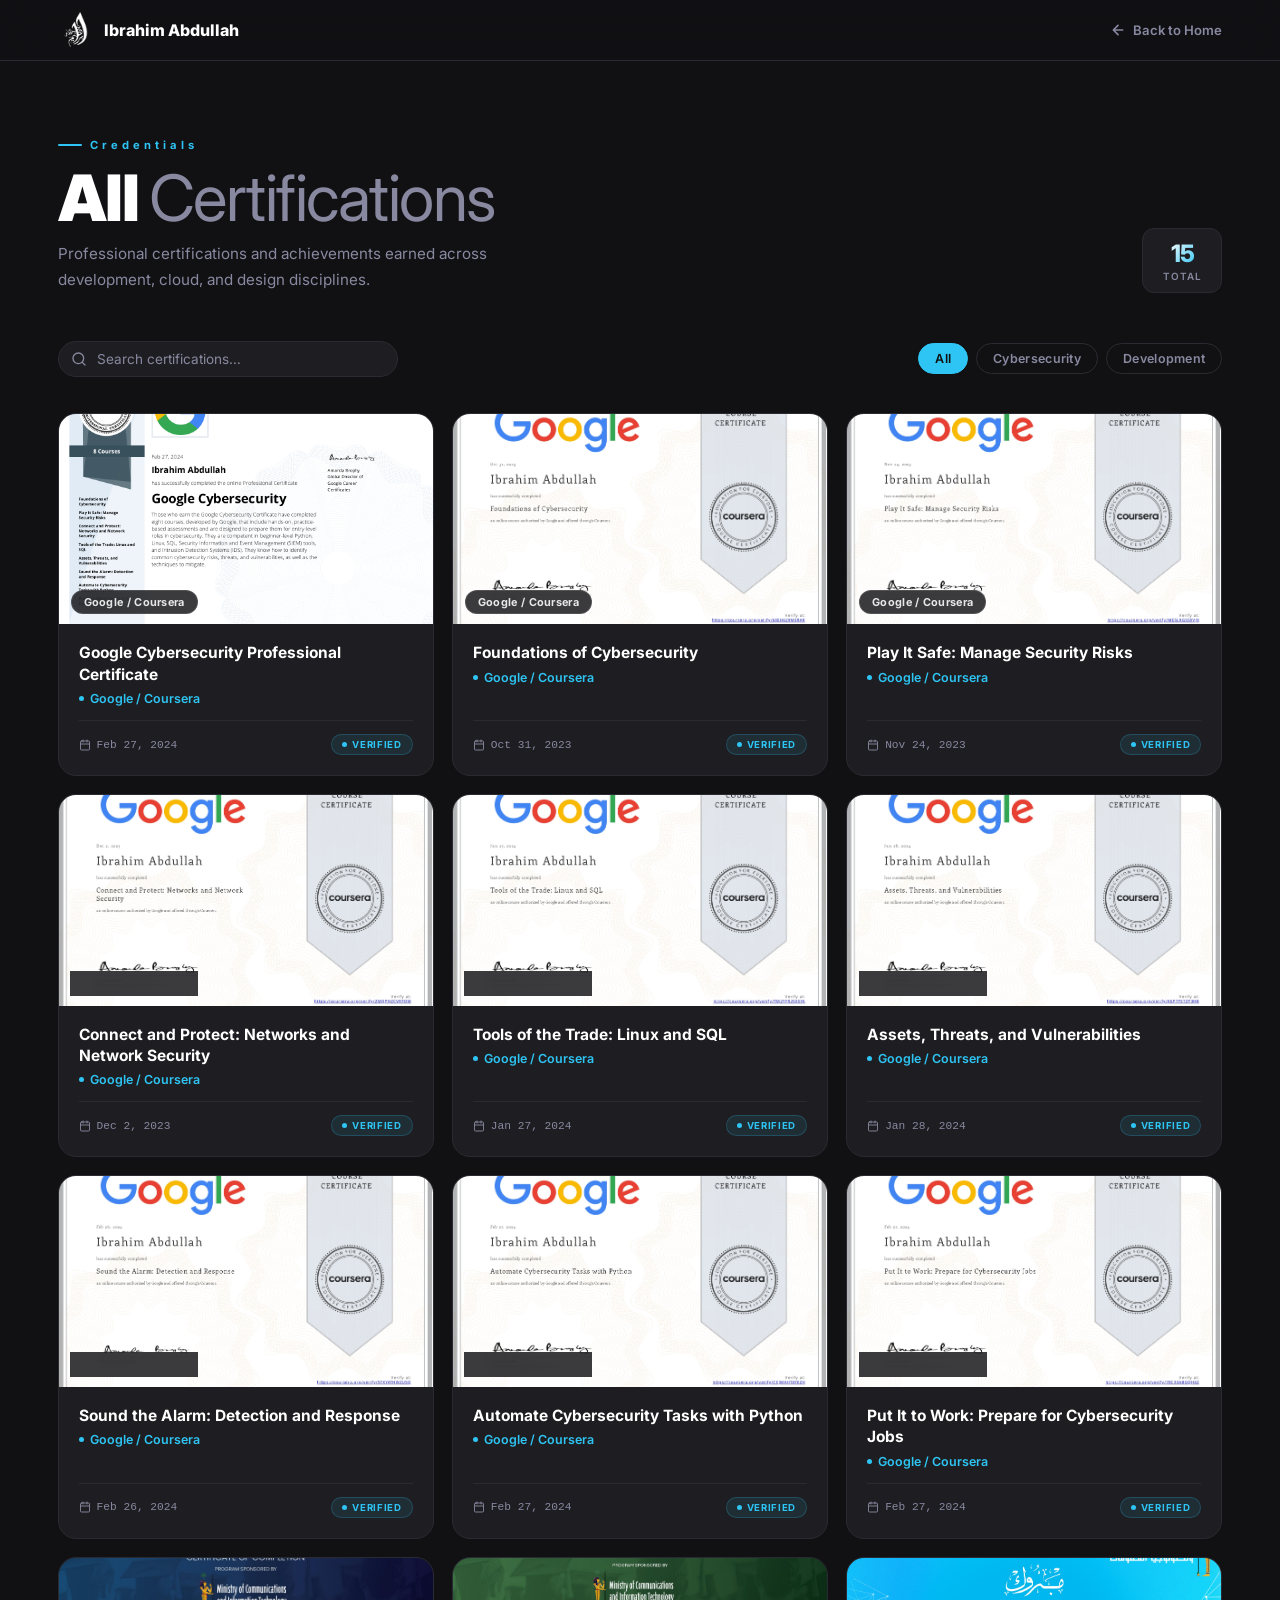
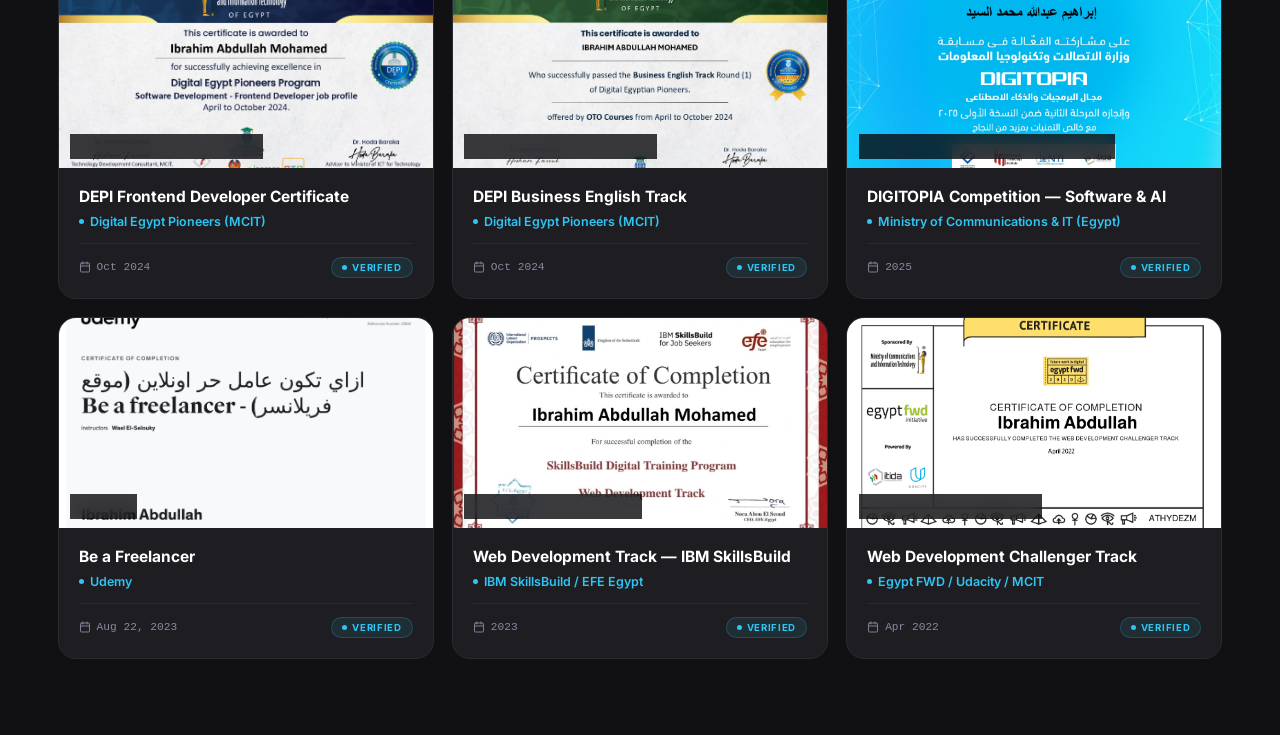
<file: projects/Portfolio/certifications.html>
<!DOCTYPE html>
<html lang="en">

<head>
    <meta charset="UTF-8" />
    <meta name="viewport" content="width=device-width, initial-scale=1.0" />
    <title>Certifications — Henry Clark</title>
    <link rel="preconnect" href="https://fonts.googleapis.com" />
    <link href="https://fonts.googleapis.com/css2?family=Inter:wght@300;400;500;600;700;800;900&display=swap"
        rel="stylesheet" />
    <style>
        /* ── RESET & TOKENS ─────────────────── */
        *,
        *::before,
        *::after {
            box-sizing: border-box;
            margin: 0;
            padding: 0
        }

        :root {
            --bg: #111114;
            --bg2: #1a1a1e;
            --card: #1e1e22;
            --card2: #232328;
            --accent: #2ec4f3;
            --text: #fff;
            --muted: #8888a0;
            --border: #2a2a32;
            --radius: 14px;
            --px: clamp(16px, 4.5vw, 80px);
            --max: 1280px;
        }

        html {
            scroll-behavior: smooth
        }

        body {
            background: var(--bg);
            color: var(--text);
            font-family: 'Inter', sans-serif;
            overflow-x: hidden;
            -webkit-font-smoothing: antialiased;
            min-height: 100vh
        }

        ::-webkit-scrollbar {
            width: 4px
        }

        ::-webkit-scrollbar-track {
            background: var(--bg)
        }

        ::-webkit-scrollbar-thumb {
            background: var(--accent);
            border-radius: 2px
        }

        a {
            text-decoration: none;
            color: inherit
        }

        .wrap {
            width: 100%;
            max-width: var(--max);
            margin-inline: auto;
            padding-inline: var(--px)
        }

        /* ── NAV ──────────────────────────── */
        nav {
            position: sticky;
            top: 0;
            z-index: 600;
            background: rgba(17, 17, 20, .9);
            backdrop-filter: blur(20px);
            -webkit-backdrop-filter: blur(20px);
            border-bottom: 1px solid var(--border);
        }

        .nav-inner {
            display: flex;
            align-items: center;
            justify-content: space-between;
            height: 60px;
            width: 100%;
            max-width: var(--max);
            margin-inline: auto;
            padding-inline: var(--px);
        }

        .nav-logo {
            display: flex;
            align-items: center;
            gap: 8px;
            font-weight: 800;
            font-size: 1rem
        }

        .nav-logo img {
            width: 38px;
            height: 38px
        }

        .nav-back {
            display: inline-flex;
            align-items: center;
            gap: 7px;
            font-size: .82rem;
            font-weight: 600;
            color: var(--muted);
            transition: color .2s;
        }

        .nav-back:hover {
            color: var(--accent)
        }

        .nav-back svg {
            width: 16px;
            height: 16px;
            stroke: currentColor;
            stroke-width: 2.5;
            fill: none;
            stroke-linecap: round;
            stroke-linejoin: round
        }

        /* ── PAGE HEADER ────────────────────── */
        .page-header {
            padding-block: clamp(40px, 6vw, 80px) clamp(28px, 4vw, 48px);
            position: relative;
            overflow: hidden
        }

        .ph-inner {
            position: relative;
            z-index: 1
        }

        .ph-tag {
            font-size: .7rem;
            font-weight: 700;
            color: var(--accent);
            letter-spacing: 4px;
            display: flex;
            align-items: center;
            gap: 8px;
            margin-bottom: 12px;
        }

        .ph-tag::before {
            content: '';
            width: 24px;
            height: 2px;
            background: var(--accent);
            border-radius: 1px
        }

        .ph-row {
            display: flex;
            align-items: flex-end;
            justify-content: space-between;
            flex-wrap: wrap;
            gap: 20px
        }

        .ph-titles h1 {
            font-size: clamp(2.2rem, 5vw, 4rem);
            font-weight: 900;
            letter-spacing: -1.5px;
            line-height: 1.05;
        }

        .ph-titles h1 span {
            color: var(--muted);
            font-weight: 400
        }

        .ph-titles p {
            font-size: .95rem;
            color: var(--muted);
            margin-top: 10px;
            max-width: 480px;
            line-height: 1.7
        }

        /* stats pills */
        .ph-stats {
            display: flex;
            gap: 10px;
            flex-wrap: wrap;
            flex-shrink: 0
        }

        .ph-stat {
            display: flex;
            flex-direction: column;
            align-items: center;
            padding: 10px 20px;
            border: 1px solid var(--border);
            border-radius: 12px;
            background: var(--card);
            min-width: 80px;
        }

        .ph-stat-num {
            font-size: 1.5rem;
            font-weight: 800;
            letter-spacing: -1px;
            background: linear-gradient(135deg, #fff, var(--accent));
            -webkit-background-clip: text;
            -webkit-text-fill-color: transparent;
            background-clip: text;
        }

        .ph-stat-lbl {
            font-size: .62rem;
            font-weight: 600;
            color: var(--muted);
            letter-spacing: .8px;
            text-transform: uppercase;
            margin-top: 2px
        }

        /* ── MOBILE PAGE HEADER ─────────────── */
        @media(max-width:600px) {
            .page-header {
                padding-block: 32px 24px
            }

            .ph-row {
                flex-direction: column;
                align-items: flex-start;
                gap: 20px;
            }

            .ph-titles h1 {
                font-size: 2rem;
                letter-spacing: -1px;
            }

            .ph-titles p {
                font-size: .85rem;
                margin-top: 8px;
            }

            /* stat pill becomes a horizontal bar */
            .ph-stats {
                width: 100%;
            }

            .ph-stat {
                flex: 1;
                flex-direction: row;
                align-items: center;
                justify-content: flex-start;
                gap: 10px;
                padding: 14px 18px;
                border-radius: 12px;
                background: var(--card);
                border: 1px solid var(--border);
            }

            .ph-stat-num {
                font-size: 1.8rem;
                letter-spacing: -1px;
            }

            .ph-stat-lbl {
                font-size: .72rem;
                letter-spacing: .5px;
                margin-top: 0;
                color: var(--muted);
            }
        }

        /* ── CONTROLS ────────────────────────── */
        .controls {
            display: flex;
            align-items: center;
            justify-content: space-between;
            gap: 14px;
            flex-wrap: wrap;
            padding-bottom: clamp(24px, 3vw, 36px);
        }

        /* search */
        .search-wrap {
            position: relative;
            flex: 1;
            max-width: 340px;
        }

        .search-wrap svg {
            position: absolute;
            left: 13px;
            top: 50%;
            transform: translateY(-50%);
            width: 16px;
            height: 16px;
            stroke: var(--muted);
            stroke-width: 2;
            fill: none;
            stroke-linecap: round;
            stroke-linejoin: round;
            pointer-events: none;
        }

        .search-input {
            width: 100%;
            background: var(--card);
            border: 1px solid var(--border);
            border-radius: 50px;
            padding: 9px 16px 9px 38px;
            color: var(--text);
            font-family: 'Inter', sans-serif;
            font-size: .85rem;
            outline: none;
            transition: border-color .25s, box-shadow .25s;
        }

        .search-input:focus {
            border-color: rgba(46, 196, 243, .4);
            box-shadow: 0 0 0 3px rgba(46, 196, 243, .08)
        }

        .search-input::placeholder {
            color: var(--muted)
        }

        /* filter pills */
        .filters {
            display: flex;
            gap: 8px;
            flex-wrap: wrap
        }

        .filter-btn {
            padding: 7px 16px;
            border-radius: 50px;
            font-size: .78rem;
            font-weight: 600;
            letter-spacing: .3px;
            border: 1px solid var(--border);
            background: transparent;
            color: var(--muted);
            cursor: pointer;
            transition: all .22s;
            font-family: 'Inter', sans-serif;
        }

        .filter-btn:hover {
            border-color: rgba(46, 196, 243, .3);
            color: var(--text)
        }

        .filter-btn.active {
            background: var(--accent);
            border-color: var(--accent);
            color: #111
        }

        /* ── CERTS GRID ──────────────────────── */
        .certs-grid {
            display: grid;
            grid-template-columns: repeat(3, 1fr);
            gap: 18px;
            padding-bottom: clamp(48px, 6vw, 80px);
        }

        /* ── CERT CARD ───────────────────────── */
        .cert-card {
            background: var(--card);
            border: 1px solid var(--border);
            border-radius: 18px;
            overflow: hidden;
            display: flex;
            flex-direction: column;
            cursor: pointer;
            position: relative;
            transition: transform .34s cubic-bezier(.4, 0, .2, 1),
                border-color .3s, box-shadow .3s;
        }

        .cert-card::before {
            content: '';
            position: absolute;
            top: 0;
            left: 0;
            right: 0;
            height: 1px;
            z-index: 2;
            background: linear-gradient(90deg, transparent, rgba(46, 196, 243, .5), transparent);
            opacity: 0;
            transition: opacity .35s;
        }

        .cert-card:hover {
            transform: translateY(-7px);
            border-color: rgba(46, 196, 243, .28);
            box-shadow: 0 24px 60px rgba(0, 0, 0, .5), 0 0 32px rgba(46, 196, 243, .07);
        }

        .cert-card:hover::before {
            opacity: 1
        }

        /* image banner */
        .cert-img-wrap {
            width: 100%;
            aspect-ratio: 16/9;
            overflow: hidden;
            position: relative;
            background: var(--bg2)
        }

        .cert-img-wrap svg,
        .cert-img-wrap img {
            width: 100%;
            height: 100%;
            display: block;
            transition: transform .5s cubic-bezier(.4, 0, .2, 1)
        }

        .cert-card:hover .cert-img-wrap svg,
        .cert-card:hover .cert-img-wrap img {
            transform: scale(1.04)
        }

        .cert-img-chip {
            position: absolute;
            bottom: 10px;
            left: 12px;
            z-index: 2;
            background: rgba(10, 10, 14, .8);
            backdrop-filter: blur(10px);
            border: 1px solid rgba(255, 255, 255, .12);
            border-radius: 50px;
            padding: 4px 12px;
            font-size: .68rem;
            font-weight: 700;
            color: rgba(255, 255, 255, .88);
            letter-spacing: .3px;
        }

        .cert-hover-overlay {
            position: absolute;
            inset: 0;
            z-index: 3;
            background: rgba(0, 0, 0, .5);
            display: flex;
            align-items: center;
            justify-content: center;
            opacity: 0;
            transition: opacity .3s;
        }

        .cert-card:hover .cert-hover-overlay {
            opacity: 1
        }

        .cert-hover-btn {
            display: flex;
            align-items: center;
            gap: 7px;
            padding: 9px 20px;
            border-radius: 50px;
            background: var(--accent);
            color: #111;
            font-size: .8rem;
            font-weight: 700;
            transform: translateY(8px);
            transition: transform .3s;
        }

        .cert-card:hover .cert-hover-btn {
            transform: translateY(0)
        }

        /* info area */
        .cert-info {
            padding: 18px 20px 20px;
            display: flex;
            flex-direction: column;
            flex: 1
        }

        .cert-name {
            font-size: .97rem;
            font-weight: 700;
            line-height: 1.38;
            margin-bottom: 6px
        }

        .cert-org {
            display: inline-flex;
            align-items: center;
            gap: 6px;
            font-size: .78rem;
            font-weight: 600;
            color: var(--accent);
            margin-bottom: 14px;
        }

        .cert-org-dot {
            width: 5px;
            height: 5px;
            border-radius: 50%;
            background: var(--accent);
            flex-shrink: 0
        }

        .cert-footer {
            display: flex;
            align-items: center;
            justify-content: space-between;
            padding-top: 13px;
            border-top: 1px solid rgba(255, 255, 255, .06);
            margin-top: auto;
        }

        .cert-date {
            display: flex;
            align-items: center;
            gap: 6px;
            font-size: .7rem;
            color: var(--muted);
            font-family: 'Courier New', monospace;
        }

        .cert-date svg {
            width: 12px;
            height: 12px;
            stroke: var(--muted);
            stroke-width: 1.8;
            fill: none;
            flex-shrink: 0;
            stroke-linecap: round
        }

        .cert-badge {
            display: inline-flex;
            align-items: center;
            gap: 5px;
            font-size: .6rem;
            font-weight: 700;
            letter-spacing: .7px;
            padding: 4px 10px;
            border-radius: 50px;
            background: rgba(46, 196, 243, .09);
            border: 1px solid rgba(46, 196, 243, .22);
            color: var(--accent);
            text-transform: uppercase;
            transition: all .25s;
        }

        .cert-badge::before {
            content: '';
            width: 5px;
            height: 5px;
            border-radius: 50%;
            background: var(--accent);
            flex-shrink: 0
        }

        .cert-card:hover .cert-badge {
            background: rgba(46, 196, 243, .18);
            border-color: rgba(46, 196, 243, .4)
        }

        /* expired badge variant */
        .cert-badge.expired {
            background: rgba(248, 113, 113, .08);
            border-color: rgba(248, 113, 113, .22);
            color: #f87171;
        }

        .cert-badge.expired::before {
            background: #f87171
        }

        /* no results */
        .no-results {
            grid-column: 1/-1;
            text-align: center;
            padding: 60px 20px;
            color: var(--muted);
            font-size: .95rem;
        }

        .no-results svg {
            width: 48px;
            height: 48px;
            stroke: var(--border);
            fill: none;
            stroke-width: 1.5;
            margin: 0 auto 16px;
            display: block;
        }

        /* ── MODAL ───────────────────────────── */
        .modal-overlay {
            position: fixed;
            inset: 0;
            z-index: 900;
            background: rgba(5, 5, 8, .85);
            backdrop-filter: blur(14px);
            -webkit-backdrop-filter: blur(14px);
            display: flex;
            align-items: center;
            justify-content: center;
            padding: 20px;
            opacity: 0;
            visibility: hidden;
            transition: opacity .3s, visibility .3s;
        }

        .modal-overlay.open {
            opacity: 1;
            visibility: visible
        }

        .modal {
            background: var(--bg2);
            border: 1px solid var(--border);
            border-radius: 22px;
            width: 100%;
            max-width: 720px;
            max-height: 90vh;
            overflow-y: auto;
            position: relative;
            transform: translateY(18px) scale(.97);
            transition: transform .35s cubic-bezier(.4, 0, .2, 1);
            scrollbar-width: thin;
            scrollbar-color: var(--accent) transparent;
        }

        .modal::-webkit-scrollbar {
            width: 3px
        }

        .modal::-webkit-scrollbar-thumb {
            background: var(--accent);
            border-radius: 2px
        }

        .modal-overlay.open .modal {
            transform: translateY(0) scale(1)
        }

        .modal-close {
            position: absolute;
            top: 14px;
            right: 14px;
            z-index: 10;
            width: 34px;
            height: 34px;
            border-radius: 50%;
            background: rgba(255, 255, 255, .07);
            border: 1px solid rgba(255, 255, 255, .12);
            display: flex;
            align-items: center;
            justify-content: center;
            cursor: pointer;
            transition: all .22s;
        }

        .modal-close:hover {
            background: rgba(255, 255, 255, .15);
            border-color: rgba(255, 255, 255, .25)
        }

        .modal-close svg {
            width: 15px;
            height: 15px;
            stroke: var(--text);
            stroke-width: 2.5;
            fill: none;
            stroke-linecap: round
        }

        /* modal image */
        .modal-img {
            width: 100%;
            aspect-ratio: 16/9;
            border-radius: 22px 22px 0 0;
            overflow: hidden;
            background: var(--bg);
        }

        .modal-img svg,
        .modal-img img {
            width: 100%;
            height: 100%;
            display: block
        }

        /* modal body */
        .modal-body {
            padding: 26px 30px 32px
        }

        .modal-row {
            display: flex;
            align-items: flex-start;
            justify-content: space-between;
            gap: 16px;
            margin-bottom: 14px;
            flex-wrap: wrap
        }

        .modal-title {
            font-size: 1.5rem;
            font-weight: 800;
            letter-spacing: -.5px;
            line-height: 1.2
        }

        .modal-cred-btn {
            display: inline-flex;
            align-items: center;
            gap: 7px;
            padding: 9px 18px;
            border-radius: 50px;
            background: var(--accent);
            border: none;
            color: #111;
            font-size: .78rem;
            font-weight: 700;
            cursor: pointer;
            text-decoration: none;
            white-space: nowrap;
            flex-shrink: 0;
            transition: all .22s;
        }

        .modal-cred-btn:hover {
            box-shadow: 0 6px 24px rgba(46, 196, 243, .35);
            transform: translateY(-2px)
        }

        .modal-cred-btn svg {
            width: 13px;
            height: 13px;
            stroke: currentColor;
            stroke-width: 2.5;
            fill: none;
            stroke-linecap: round;
            stroke-linejoin: round
        }

        .modal-org {
            display: inline-flex;
            align-items: center;
            gap: 7px;
            font-size: .85rem;
            font-weight: 600;
            color: var(--accent);
            margin-bottom: 18px;
        }

        .modal-org-dot {
            width: 6px;
            height: 6px;
            border-radius: 50%;
            background: var(--accent)
        }

        .modal-meta {
            display: flex;
            gap: 12px;
            flex-wrap: wrap;
            margin-bottom: 22px;
        }

        .meta-chip {
            display: inline-flex;
            align-items: center;
            gap: 6px;
            padding: 6px 14px;
            border-radius: 50px;
            background: rgba(255, 255, 255, .04);
            border: 1px solid rgba(255, 255, 255, .08);
            font-size: .75rem;
            font-weight: 600;
            color: var(--muted);
        }

        .meta-chip svg {
            width: 13px;
            height: 13px;
            stroke: var(--muted);
            stroke-width: 1.8;
            fill: none;
            stroke-linecap: round
        }

        .modal-section-lbl {
            font-size: .65rem;
            font-weight: 700;
            color: var(--muted);
            letter-spacing: 2px;
            text-transform: uppercase;
            margin-bottom: 10px;
        }

        .modal-about {
            font-size: .88rem;
            color: #c0c0d0;
            line-height: 1.8;
            margin-bottom: 22px
        }

        /* skills gained */
        .modal-skills {
            display: flex;
            flex-wrap: wrap;
            gap: 8px;
            margin-bottom: 22px
        }

        .skill-chip {
            padding: 6px 14px;
            border-radius: 50px;
            font-size: .75rem;
            font-weight: 600;
            background: rgba(46, 196, 243, .07);
            border: 1px solid rgba(46, 196, 243, .18);
            color: var(--accent);
        }

        .modal-divider {
            height: 1px;
            background: rgba(255, 255, 255, .07);
            margin: 18px 0
        }

        /* ── MOBILE BOTTOM NAV ──────────────── */
        .bottom-nav {
            display: none
        }

        @media(max-width:768px) {
            body {
                padding-bottom: 70px
            }

            .bottom-nav {
                display: block;
                position: fixed;
                bottom: 0 !important;
                top: auto !important;
                left: 0;
                right: 0;
                z-index: 9999;
                background: rgba(14, 14, 18, .96);
                backdrop-filter: blur(24px);
                -webkit-backdrop-filter: blur(24px);
                border-top: 1px solid rgba(255, 255, 255, .1);
                border-bottom: none;
                padding-bottom: env(safe-area-inset-bottom, 8px);
                box-shadow: 0 -8px 32px rgba(0, 0, 0, .4);
            }
        }

        .bottom-nav-inner {
            display: flex;
            align-items: stretch;
            justify-content: space-around;
            height: 62px
        }

        .bn-item {
            flex: 1;
            display: flex;
            flex-direction: column;
            align-items: center;
            justify-content: center;
            gap: 3px;
            cursor: pointer;
            border: none;
            background: transparent;
            color: var(--muted);
            font-family: 'Inter', sans-serif;
            font-size: .6rem;
            font-weight: 600;
            letter-spacing: .5px;
            text-transform: uppercase;
            text-decoration: none;
            padding: 0 4px;
            position: relative;
            transition: color .2s;
            -webkit-tap-highlight-color: transparent;
        }

        .bn-item::after {
            content: '';
            position: absolute;
            top: 0;
            left: 50%;
            transform: translateX(-50%) scaleX(0);
            width: 24px;
            height: 2px;
            background: var(--accent);
            border-radius: 0 0 3px 3px;
            transition: transform .25s cubic-bezier(.34, 1.56, .64, 1);
        }

        .bn-item.active::after {
            transform: translateX(-50%) scaleX(1)
        }

        .bn-item svg {
            width: 20px;
            height: 20px;
            stroke: currentColor;
            stroke-width: 2;
            fill: none;
            stroke-linecap: round;
            stroke-linejoin: round
        }

        .bn-item.active {
            color: var(--accent)
        }

        .bn-item.active svg {
            stroke: var(--accent)
        }

        /* ── RESPONSIVE ───────────────────── */
        @media(max-width:960px) {
            .certs-grid {
                grid-template-columns: repeat(2, 1fr)
            }
        }

        @media(max-width:560px) {
            .certs-grid {
                grid-template-columns: 1fr
            }

            .modal-body {
                padding: 20px 20px 26px
            }

            .modal-title {
                font-size: 1.2rem
            }

            .controls {
                flex-direction: column;
                align-items: flex-start
            }

            .search-wrap {
                max-width: 100%;
                width: 100%
            }
        }

        /* reveal */
        .reveal {
            opacity: 0;
            transform: translateY(24px);
            transition: opacity .6s ease, transform .6s ease
        }

        .reveal.in {
            opacity: 1;
            transform: translateY(0)
        }

        .d1 {
            transition-delay: .07s
        }

        .d2 {
            transition-delay: .14s
        }

        .d3 {
            transition-delay: .21s
        }

        .d4 {
            transition-delay: .28s
        }

        .d5 {
            transition-delay: .35s
        }

        .d6 {
            transition-delay: .42s
        }

        .page-header,
        .controls {
            opacity: 1 !important;
            transform: none !important
        }
    </style>
</head>

<body>

    <!-- NAV -->
    <nav>
        <div class="nav-inner">
            <div class="nav-logo">
                <img src="assets//img/logo.png" alt="">
                Ibrahim Abdullah
            </div>
            <a href="index.html" class="nav-back">
                <svg viewBox="0 0 24 24">
                    <path d="M19 12H5M12 5l-7 7 7 7" />
                </svg>
                Back to Home
            </a>
        </div>
    </nav>

    <!-- PAGE HEADER -->
    <div class="page-header">
        <div class="wrap">
            <div class="ph-inner">
                <div class="ph-tag">Credentials</div>
                <div class="ph-row">
                    <div class="ph-titles">
                        <h1>All <span>Certifications</span></h1>
                        <p>Professional certifications and achievements earned across development, cloud, and design
                            disciplines.</p>
                    </div>
                    <div class="ph-stats">
                        <div class="ph-stat">
                            <span class="ph-stat-num" id="totalCount">0</span>
                            <span class="ph-stat-lbl">Total</span>
                        </div>
                    </div>
                </div>
            </div>
        </div>
    </div>

    <!-- CONTROLS -->
    <div class="wrap">
        <div class="controls">
            <!-- Search -->
            <div class="search-wrap">
                <svg viewBox="0 0 24 24">
                    <circle cx="11" cy="11" r="8" />
                    <path d="M21 21l-4.35-4.35" />
                </svg>
                <input type="text" class="search-input" id="searchInput" placeholder="Search certifications…" />
            </div>
            <!-- Filters -->
            <div class="filters">
                <button class="filter-btn active" data-filter="all">All</button>
                <button class="filter-btn" data-filter="cybersecurity">Cybersecurity</button>
                <button class="filter-btn" data-filter="development">Development</button>
            </div>
        </div>
    </div>

    <!-- CERTS GRID -->
    <div class="wrap">
        <div class="certs-grid" id="certsGrid"></div>
    </div>

    <!-- MODAL -->
    <div class="modal-overlay" id="modalOverlay">
        <div class="modal" id="modalBox">
            <button class="modal-close" id="modalClose">
                <svg viewBox="0 0 24 24">
                    <path d="M18 6L6 18M6 6l12 12" />
                </svg>
            </button>
            <div class="modal-img" id="modalImg"></div>
            <div class="modal-body">
                <div class="modal-row">
                    <div class="modal-title" id="modalTitle"></div>
                    <a href="#" target="_blank" rel="noopener" class="modal-cred-btn" id="modalCredBtn">
                        <svg viewBox="0 0 24 24">
                            <path d="M18 13v6a2 2 0 01-2 2H5a2 2 0 01-2-2V8a2 2 0 012-2h6" />
                            <polyline points="15 3 21 3 21 9" />
                            <line x1="10" y1="14" x2="21" y2="3" />
                        </svg>
                        View Credential
                    </a>
                </div>
                <div class="modal-org" id="modalOrg"></div>
                <div class="modal-meta" id="modalMeta"></div>
                <div class="modal-section-lbl">About this Certificate</div>
                <div class="modal-about" id="modalAbout"></div>
                <div class="modal-section-lbl">Skills Gained</div>
                <div class="modal-skills" id="modalSkills"></div>
                <div class="modal-divider"></div>
                <div class="modal-section-lbl">Certificate ID</div>
                <div style="font-size:.78rem;color:var(--muted);font-family:'Courier New',monospace" id="modalId"></div>
            </div>
        </div>
    </div>

    <!-- MOBILE BOTTOM NAV -->
    <nav class="bottom-nav">
        <div class="bottom-nav-inner">
            <a href="index.html#home" class="bn-item">
                <svg viewBox="0 0 24 24">
                    <path d="M3 12L12 3l9 9" />
                    <path d="M9 21V12h6v9" />
                </svg>
                <span>Home</span>
            </a>
            <a href="index.html#about" class="bn-item">
                <svg viewBox="0 0 24 24">
                    <circle cx="12" cy="8" r="4" />
                    <path d="M4 20c0-4 3.6-7 8-7s8 3 8 7" />
                </svg>
                <span>About</span>
            </a>
            <a href="projects.html" class="bn-item">
                <svg viewBox="0 0 24 24">
                    <rect x="3" y="3" width="8" height="8" rx="1" />
                    <rect x="13" y="3" width="8" height="8" rx="1" />
                    <rect x="3" y="13" width="8" height="8" rx="1" />
                    <rect x="13" y="13" width="8" height="8" rx="1" />
                </svg>
                <span>Projects</span>
            </a>
            <a href="index.html#contact" class="bn-item">
                <svg viewBox="0 0 24 24">
                    <path d="M21 15a2 2 0 01-2 2H7l-4 4V5a2 2 0 012-2h14a2 2 0 012 2z" />
                </svg>
                <span>Contact</span>
            </a>
        </div>
    </nav>

    <script>
        /* ══ CERT DATA ═══════════════════════════════════════════ */
        var certs = [
            {
                id: 1,
                name: 'Google Cybersecurity Professional Certificate',
                org: 'Google / Coursera',
                date: 'Feb 27, 2024',
                cats: ['cybersecurity'],
                status: 'verified',
                credUrl: 'https://coursera.org/verify/professional-cert/2FK72XB64PZ4',
                certId: '2FK72XB64PZ4',
                img: 'assets/img/Certifications/Google Cybersecurity.png',
                about: 'Completed all 8 courses of the Google Cybersecurity Professional Certificate on Coursera. Covers hands-on, practice-based skills to prepare for entry-level roles in cybersecurity including Python, Linux, SQL, SIEM tools, and Intrusion Detection Systems.',
                skills: ['Cybersecurity', 'Python', 'Linux', 'SQL', 'SIEM', 'IDS', 'Network Security', 'Risk Management', 'Threat Analysis'],
            },
            {
                id: 2,
                name: 'Foundations of Cybersecurity',
                org: 'Google / Coursera',
                date: 'Oct 31, 2023',
                cats: ['cybersecurity'],
                status: 'verified',
                credUrl: 'https://coursera.org/verify/6XEH629M3RAR',
                certId: '6XEH629M3RAR',
                img: 'assets/img/Certifications/1 Foundations of Cybersecurity.jpg',
                about: 'Course 1 of 8 in the Google Cybersecurity Certificate. Introduction to the cybersecurity field including core security concepts, common attacks and their impact, and the skills needed to protect organizations from threats.',
                skills: ['Cybersecurity Fundamentals', 'Security Frameworks', 'Common Attacks', 'CISSP', 'Ethics', 'CIA Triad'],
            },
            {
                id: 3,
                name: 'Play It Safe: Manage Security Risks',
                org: 'Google / Coursera',
                date: 'Nov 24, 2023',
                cats: ['cybersecurity'],
                status: 'verified',
                credUrl: 'https://coursera.org/verify/ME5LRGS5XVJ9',
                certId: 'ME5LRGS5XVJ9',
                img: 'assets/img/Certifications/2 Play It Safe Manage Security Risks.jpg',
                about: 'Course 2 of 8. Focuses on security frameworks, controls, and SIEM tools used by security analysts to protect business operations. Covers risk management and security playbooks.',
                skills: ['Risk Management', 'SIEM Tools', 'Security Frameworks', 'NIST', 'Security Controls', 'Playbooks'],
            },
            {
                id: 4,
                name: 'Connect and Protect: Networks and Network Security',
                org: 'Google / Coursera',
                date: 'Dec 2, 2023',
                cats: ['cybersecurity'],
                status: 'verified',
                credUrl: 'https://coursera.org/verify/2MQPHZCVRFDM',
                certId: '2MQPHZCVRFDM',
                img: 'assets/img/Certifications/3 Connect and Protect Networks and Network Security.jpg',
                about: 'Course 3 of 8. Deep dive into network architecture, protocols, and how to secure networks against intrusions. Covers firewalls, VPNs, and network hardening techniques.',
                skills: ['Network Security', 'TCP/IP', 'Firewalls', 'VPN', 'Protocols', 'Network Hardening', 'Intrusion Detection'],
            },
            {
                id: 5,
                name: 'Tools of the Trade: Linux and SQL',
                org: 'Google / Coursera',
                date: 'Jan 27, 2024',
                cats: ['cybersecurity'],
                status: 'verified',
                credUrl: 'https://coursera.org/verify/TM2YFR25XSYA',
                certId: 'TM2YFR25XSYA',
                img: 'assets/img/Certifications/4 Tools of the Trade Linux and SQL.jpg',
                about: 'Course 4 of 8. Hands-on experience with Linux OS and SQL databases as essential tools for cybersecurity analysts. Covers command-line navigation, file permissions, and database querying.',
                skills: ['Linux', 'SQL', 'Command Line', 'File Permissions', 'Bash', 'Database Queries', 'OS Security'],
            },
            {
                id: 6,
                name: 'Assets, Threats, and Vulnerabilities',
                org: 'Google / Coursera',
                date: 'Jan 28, 2024',
                cats: ['cybersecurity'],
                status: 'verified',
                credUrl: 'https://coursera.org/verify/K6P7FSTZP3HB',
                certId: 'K6P7FSTZP3HB',
                img: 'assets/img/Certifications/5 Assets, Threats, and Vulnerabilities.jpg',
                about: 'Course 5 of 8. Covers asset classification, threat modeling, vulnerability assessment, and cryptography. Focuses on identifying and analyzing threats to organizational assets.',
                skills: ['Asset Management', 'Threat Modeling', 'Vulnerability Assessment', 'Cryptography', 'Attack Vectors', 'Risk Analysis'],
            },
            {
                id: 7,
                name: 'Sound the Alarm: Detection and Response',
                org: 'Google / Coursera',
                date: 'Feb 26, 2024',
                cats: ['cybersecurity'],
                status: 'verified',
                credUrl: 'https://coursera.org/verify/5TKYATHWZUSQ',
                certId: '5TKYATHWZUSQ',
                img: 'assets/img/Certifications/6 Sound the Alarm Detection and Response.jpg',
                about: 'Course 6 of 8. Incident detection and response methodologies. Covers packet analysis, log examination, SIEM dashboards, and incident handling playbooks.',
                skills: ['Incident Response', 'Packet Analysis', 'Log Analysis', 'SIEM', 'Wireshark', 'Chronicle', 'Suricata'],
            },
            {
                id: 8,
                name: 'Automate Cybersecurity Tasks with Python',
                org: 'Google / Coursera',
                date: 'Feb 27, 2024',
                cats: ['cybersecurity'],
                status: 'verified',
                credUrl: 'https://coursera.org/verify/CEJMAHTAYEZH',
                certId: 'CEJMAHTAYEZH',
                img: 'assets/img/Certifications/7 Automate Cybersecurity Tasks with Python.jpg',
                about: 'Course 7 of 8. Using Python to automate cybersecurity tasks including parsing logs, working with files, debugging, and writing reusable functions for security operations.',
                skills: ['Python', 'Automation', 'Log Parsing', 'Regular Expressions', 'File Handling', 'Debugging', 'Security Scripts'],
            },
            {
                id: 9,
                name: 'Put It to Work: Prepare for Cybersecurity Jobs',
                org: 'Google / Coursera',
                date: 'Feb 27, 2024',
                cats: ['cybersecurity'],
                status: 'verified',
                credUrl: 'https://coursera.org/verify/78C33ABGQH6Z',
                certId: '78C33ABGQH6Z',
                img: 'assets/img/Certifications/8 Put It to Work Prepare for Cybersecurity Jobs.jpg',
                about: 'Course 8 of 8 (Final). Career preparation course covering escalation processes, stakeholder communication, engaging with the cybersecurity community, and preparing for job applications.',
                skills: ['Incident Escalation', 'Communication', 'Stakeholder Reporting', 'Career Readiness', 'Cybersecurity Community', 'Job Preparation'],
            },
            {
                id: 10,
                name: 'DEPI Frontend Developer Certificate',
                org: 'Digital Egypt Pioneers (MCIT)',
                date: 'Oct 2024',
                cats: ['development'],
                status: 'verified',
                credUrl: '#',
                certId: 'DEPI-FE-2024',
                img: 'assets/img/Certifications/DEPI-Frontend-Certificate.jpg',
                about: 'Certificate of excellence from the Digital Egypt Pioneers Program (Ministry of Communications & IT, Egypt) for successfully completing the Software Development - Frontend Developer job profile from April to October 2024.',
                skills: ['HTML', 'CSS', 'JavaScript', 'React', 'Frontend Development', 'Software Development', 'UI/UX'],
            },
            {
                id: 11,
                name: 'DEPI Business English Track',
                org: 'Digital Egypt Pioneers (MCIT)',
                date: 'Oct 2024',
                cats: ['development'],
                status: 'verified',
                credUrl: '#',
                certId: 'DEPI-ENG-2024',
                img: 'assets/img/Certifications/DEPI-English-Certificate.jpg',
                about: 'Certificate of completion from Digital Egypt Pioneers for successfully passing the Business English Track Round (1), offered by OTO Courses from April to October 2024.',
                skills: ['Business English', 'Communication', 'Professional Writing', 'Presentation Skills'],
            },
            {
                id: 12,
                name: 'DIGITOPIA Competition — Software & AI',
                org: 'Ministry of Communications & IT (Egypt)',
                date: '2025',
                cats: ['development'],
                status: 'verified',
                credUrl: '#',
                certId: 'DIGITOPIA-2025',
                img: 'assets/img/Certifications/DIGITOPIA.png',
                about: 'Certificate of effective participation in the DIGITOPIA competition organized by the Ministry of Communications and Information Technology of Egypt, in the Software & AI field. Successfully completed Phase 2 of Version 1 (2025).',
                skills: ['Software Development', 'Artificial Intelligence', 'Competition', 'Problem Solving'],
            },
            {
                id: 13,
                name: 'Be a Freelancer',
                org: 'Udemy',
                date: 'Aug 22, 2023',
                cats: ['development'],
                status: 'verified',
                credUrl: 'https://ude.my/UC-5a62d28e-115e-4316-b3b4-3606d96339c7',
                certId: 'UC-5a62d28e-115e-4316-b3b4-3606d96339c7',
                img: 'assets/img/Certifications/freelancer.jpg',
                about: 'Course on how to become a successful freelancer online, covering platforms, client acquisition, pricing strategies, and building a freelance career. Taught by Wael El-Selouky.',
                skills: ['Freelancing', 'Client Management', 'Pricing Strategy', 'Online Platforms', 'Self-Marketing'],
            },
            {
                id: 14,
                name: 'Web Development Track — IBM SkillsBuild',
                org: 'IBM SkillsBuild / EFE Egypt',
                date: '2023',
                cats: ['development'],
                status: 'verified',
                credUrl: '#',
                certId: 'IBM-WD-2023',
                img: 'assets/img/Certifications/web development Track.jpg',
                about: 'Certificate of completion for the SkillsBuild Digital Training Program — Web Development Track, in partnership with IBM SkillsBuild for Job Seekers, ILO, Kingdom of the Netherlands, and EFE Egypt.',
                skills: ['Web Development', 'HTML', 'CSS', 'JavaScript', 'IBM SkillsBuild', 'Digital Training'],
            },
            {
                id: 15,
                name: 'Web Development Challenger Track',
                org: 'Egypt FWD / Udacity / MCIT',
                date: 'Apr 2022',
                cats: ['development'],
                status: 'verified',
                credUrl: '#',
                certId: 'EGYFWD-WD-2022',
                img: 'assets/img/Certifications/web development.png',
                about: 'Certificate of completion for the Web Development Challenger Track from the Egypt FWD initiative, powered by ITIDA and Udacity, sponsored by the Ministry of Communications and Information Technology of Egypt.',
                skills: ['Web Development', 'HTML5', 'CSS3', 'JavaScript', 'Responsive Design', 'Udacity'],
            },
        ];

        /* ══ BUILD SVG CERTIFICATE IMAGE ══════════════════════════ */
        function buildCertSvg(c, size) {
            var w = size === 'sm' ? 480 : 600;
            var h = size === 'sm' ? 270 : 338;
            var g1 = c.svgGradient[0], g2 = c.svgGradient[1];
            var acc = c.svgAccent;
            var uid = 'g' + c.id;
            return '<svg width="100%" height="100%" viewBox="0 0 ' + w + ' ' + h + '" xmlns="http://www.w3.org/2000/svg">' +
                '<defs>' +
                '<linearGradient id="' + uid + 'a" x1="0%" y1="0%" x2="100%" y2="100%">' +
                '<stop offset="0%" stop-color="' + g1 + '"/>' +
                '<stop offset="100%" stop-color="' + g2 + '"/>' +
                '</linearGradient>' +
                '<pattern id="' + uid + 'p" width="20" height="20" patternUnits="userSpaceOnUse">' +
                '<circle cx="10" cy="10" r="1" fill="rgba(255,255,255,0.055)"/>' +
                '</pattern>' +
                '</defs>' +
                '<rect width="' + w + '" height="' + h + '" fill="url(#' + uid + 'a)"/>' +
                '<rect width="' + w + '" height="' + h + '" fill="url(#' + uid + 'p)"/>' +
                '<rect x="12" y="12" width="' + (w - 24) + '" height="' + (h - 24) + '" rx="6" fill="none" stroke="rgba(255,255,255,0.1)" stroke-width="1.5"/>' +
                '<rect x="20" y="20" width="' + (w - 40) + '" height="' + (h - 40) + '" rx="4" fill="none" stroke="' + acc + '" stroke-opacity="0.15" stroke-width="1"/>' +
                /* decorative corner */
                '<line x1="12" y1="50" x2="12" y2="12" stroke="' + acc + '" stroke-width="3" stroke-opacity=".6"/>' +
                '<line x1="12" y1="12" x2="50" y2="12" stroke="' + acc + '" stroke-width="3" stroke-opacity=".6"/>' +
                '<line x1="' + (w - 12) + '" y1="' + (h - 50) + '" x2="' + (w - 12) + '" y2="' + (h - 12) + '" stroke="' + acc + '" stroke-width="3" stroke-opacity=".6"/>' +
                '<line x1="' + (w - 12) + '" y1="' + (h - 12) + '" x2="' + (w - 50) + '" y2="' + (h - 12) + '" stroke="' + acc + '" stroke-width="3" stroke-opacity=".6"/>' +
                /* icon */
                '<text x="50%" y="42%" text-anchor="middle" fill="' + acc + '" font-family="monospace,Arial" font-size="' + (size === 'sm' ? '34' : '44') + '" font-weight="900" opacity=".85">' + c.svgIcon + '</text>' +
                /* title */
                '<text x="50%" y="61%" text-anchor="middle" fill="white" font-family="Arial,sans-serif" font-size="' + (size === 'sm' ? '12' : '14') + '" font-weight="700" letter-spacing="1.5">CERTIFICATE OF COMPLETION</text>' +
                '<text x="50%" y="74%" text-anchor="middle" fill="rgba(255,255,255,0.6)" font-family="Arial,sans-serif" font-size="' + (size === 'sm' ? '10' : '12') + '">' + c.svgLabel + '</text>' +
                /* stars */
                '<text x="50%" y="88%" text-anchor="middle" fill="' + acc + '" font-size="10" opacity=".7">★  ★  ★  ★  ★</text>' +
                '</svg>';
        }

        /* ══ RENDER GRID ══════════════════════════════════════════ */
        function renderGrid(filter, query) {
            var grid = document.getElementById('certsGrid');
            grid.innerHTML = '';

            var list = certs.filter(function (c) {
                var matchCat = filter === 'all' || c.cats.indexOf(filter) !== -1;
                var matchQ = !query || c.name.toLowerCase().indexOf(query) !== -1 ||
                    c.org.toLowerCase().indexOf(query) !== -1;
                return matchCat && matchQ;
            });

            if (list.length === 0) {
                grid.innerHTML = '<div class="no-results">' +
                    '<svg viewBox="0 0 24 24"><circle cx="11" cy="11" r="8"/><path d="M21 21l-4.35-4.35"/></svg>' +
                    'No certifications found. Try a different search or filter.' +
                    '</div>';
                return;
            }

            list.forEach(function (c, i) {
                var card = document.createElement('div');
                card.className = 'cert-card reveal d' + (i % 6);
                card.dataset.id = c.id;
                var badgeClass = c.status === 'expired' ? 'cert-badge expired' : 'cert-badge';
                var badgeTxt = c.status === 'expired' ? 'Expired' : 'Verified';
                card.innerHTML =
                    '<div class="cert-img-wrap">' +
                    '<img src="' + c.img + '" alt="' + c.name + '" loading="lazy" style="width:100%;height:100%;object-fit:cover;display:block"/>' +
                    '<div class="cert-hover-overlay"><div class="cert-hover-btn">View Details</div></div>' +
                    '<div class="cert-img-chip">' + c.org + '</div>' +
                    '</div>' +
                    '<div class="cert-info">' +
                    '<div class="cert-name">' + c.name + '</div>' +
                    '<div class="cert-org"><span class="cert-org-dot"></span>' + c.org + '</div>' +
                    '<div class="cert-footer">' +
                    '<div class="cert-date">' +
                    '<svg viewBox="0 0 24 24"><rect x="3" y="4" width="18" height="18" rx="2"/><line x1="16" y1="2" x2="16" y2="6"/><line x1="8" y1="2" x2="8" y2="6"/><line x1="3" y1="10" x2="21" y2="10"/></svg>' +
                    c.date +
                    '</div>' +
                    '<span class="' + badgeClass + '">' + badgeTxt + '</span>' +
                    '</div>' +
                    '</div>';
                grid.appendChild(card);
            });

            observeReveals();
        }

        /* ══ STATS COUNTERS ═══════════════════════════════════════ */
        function animateCount(el, target) {
            var v = 0, step = target / 50;
            var t = setInterval(function () {
                v = Math.min(v + step, target);
                el.textContent = Math.round(v);
                if (v >= target) clearInterval(t);
            }, 18);
        }
        animateCount(document.getElementById('totalCount'), certs.length);

        /* ══ FILTER ═══════════════════════════════════════════════ */
        var activeFilter = 'all';
        var activeQuery = '';

        document.querySelectorAll('.filter-btn').forEach(function (btn) {
            btn.addEventListener('click', function () {
                document.querySelectorAll('.filter-btn').forEach(function (b) { b.classList.remove('active'); });
                btn.classList.add('active');
                activeFilter = btn.dataset.filter;
                renderGrid(activeFilter, activeQuery);
            });
        });

        document.getElementById('searchInput').addEventListener('input', function () {
            activeQuery = this.value.toLowerCase().trim();
            renderGrid(activeFilter, activeQuery);
        });

        /* ══ MODAL ════════════════════════════════════════════════ */
        var overlay = document.getElementById('modalOverlay');

        function openModal(id) {
            var c = certs.find(function (x) { return x.id === id; });
            if (!c) return;

            /* image */
            document.getElementById('modalImg').innerHTML =
                '<img src="' + c.img + '" alt="' + c.name + '" style="width:100%;height:100%;object-fit:cover;display:block"/>';

            /* title */
            document.getElementById('modalTitle').textContent = c.name;

            /* credential button */
            var btn = document.getElementById('modalCredBtn');
            btn.href = c.credUrl;

            /* org */
            document.getElementById('modalOrg').innerHTML =
                '<span class="modal-org-dot"></span>' + c.org;

            /* meta chips */
            document.getElementById('modalMeta').innerHTML =
                '<div class="meta-chip"><svg viewBox="0 0 24 24"><rect x="3" y="4" width="18" height="18" rx="2"/><line x1="16" y1="2" x2="16" y2="6"/><line x1="8" y1="2" x2="8" y2="6"/><line x1="3" y1="10" x2="21" y2="10"/></svg>' + c.date + '</div>' +
                '<div class="meta-chip"><svg viewBox="0 0 24 24"><polyline points="20 6 9 17 4 12"/></svg>' +
                (c.status === 'verified' ? 'Verified' : 'Expired') +
                '</div>' +
                '<div class="meta-chip"><svg viewBox="0 0 24 24"><path d="M12 22s8-4 8-10V5l-8-3-8 3v7c0 6 8 10 8 10z"/></svg>' +
                c.cats.join(' · ') +
                '</div>';

            /* about */
            document.getElementById('modalAbout').textContent = c.about;

            /* skills */
            document.getElementById('modalSkills').innerHTML =
                c.skills.map(function (s) { return '<span class="skill-chip">' + s + '</span>'; }).join('');

            /* cert id */
            document.getElementById('modalId').textContent = c.certId;

            overlay.classList.add('open');
            document.getElementById('modalBox').scrollTop = 0;
            document.body.style.overflow = 'hidden';
        }

        function closeModal() {
            overlay.classList.remove('open');
            document.body.style.overflow = '';
        }

        document.getElementById('certsGrid').addEventListener('click', function (e) {
            var card = e.target.closest('.cert-card[data-id]');
            if (card) openModal(parseInt(card.dataset.id));
        });
        document.getElementById('modalClose').addEventListener('click', closeModal);
        overlay.addEventListener('click', function (e) { if (e.target === overlay) closeModal(); });
        document.addEventListener('keydown', function (e) { if (e.key === 'Escape') closeModal(); });

        /* ══ REVEAL ═══════════════════════════════════════════════ */
        function observeReveals() {
            setTimeout(function () {
                document.querySelectorAll('.reveal').forEach(function (el) { el.classList.add('in'); });
            }, 500);
            if ('IntersectionObserver' in window) {
                var obs = new IntersectionObserver(function (entries) {
                    entries.forEach(function (e) {
                        if (e.isIntersecting) { e.target.classList.add('in'); obs.unobserve(e.target); }
                    });
                }, { threshold: 0, rootMargin: '0px 0px -20px 0px' });
                document.querySelectorAll('.reveal:not(.in)').forEach(function (el) { obs.observe(el); });
            }
        }

        /* ══ INIT ═════════════════════════════════════════════════ */
        renderGrid('all', '');
    </script>
</body>

</html>
</file>
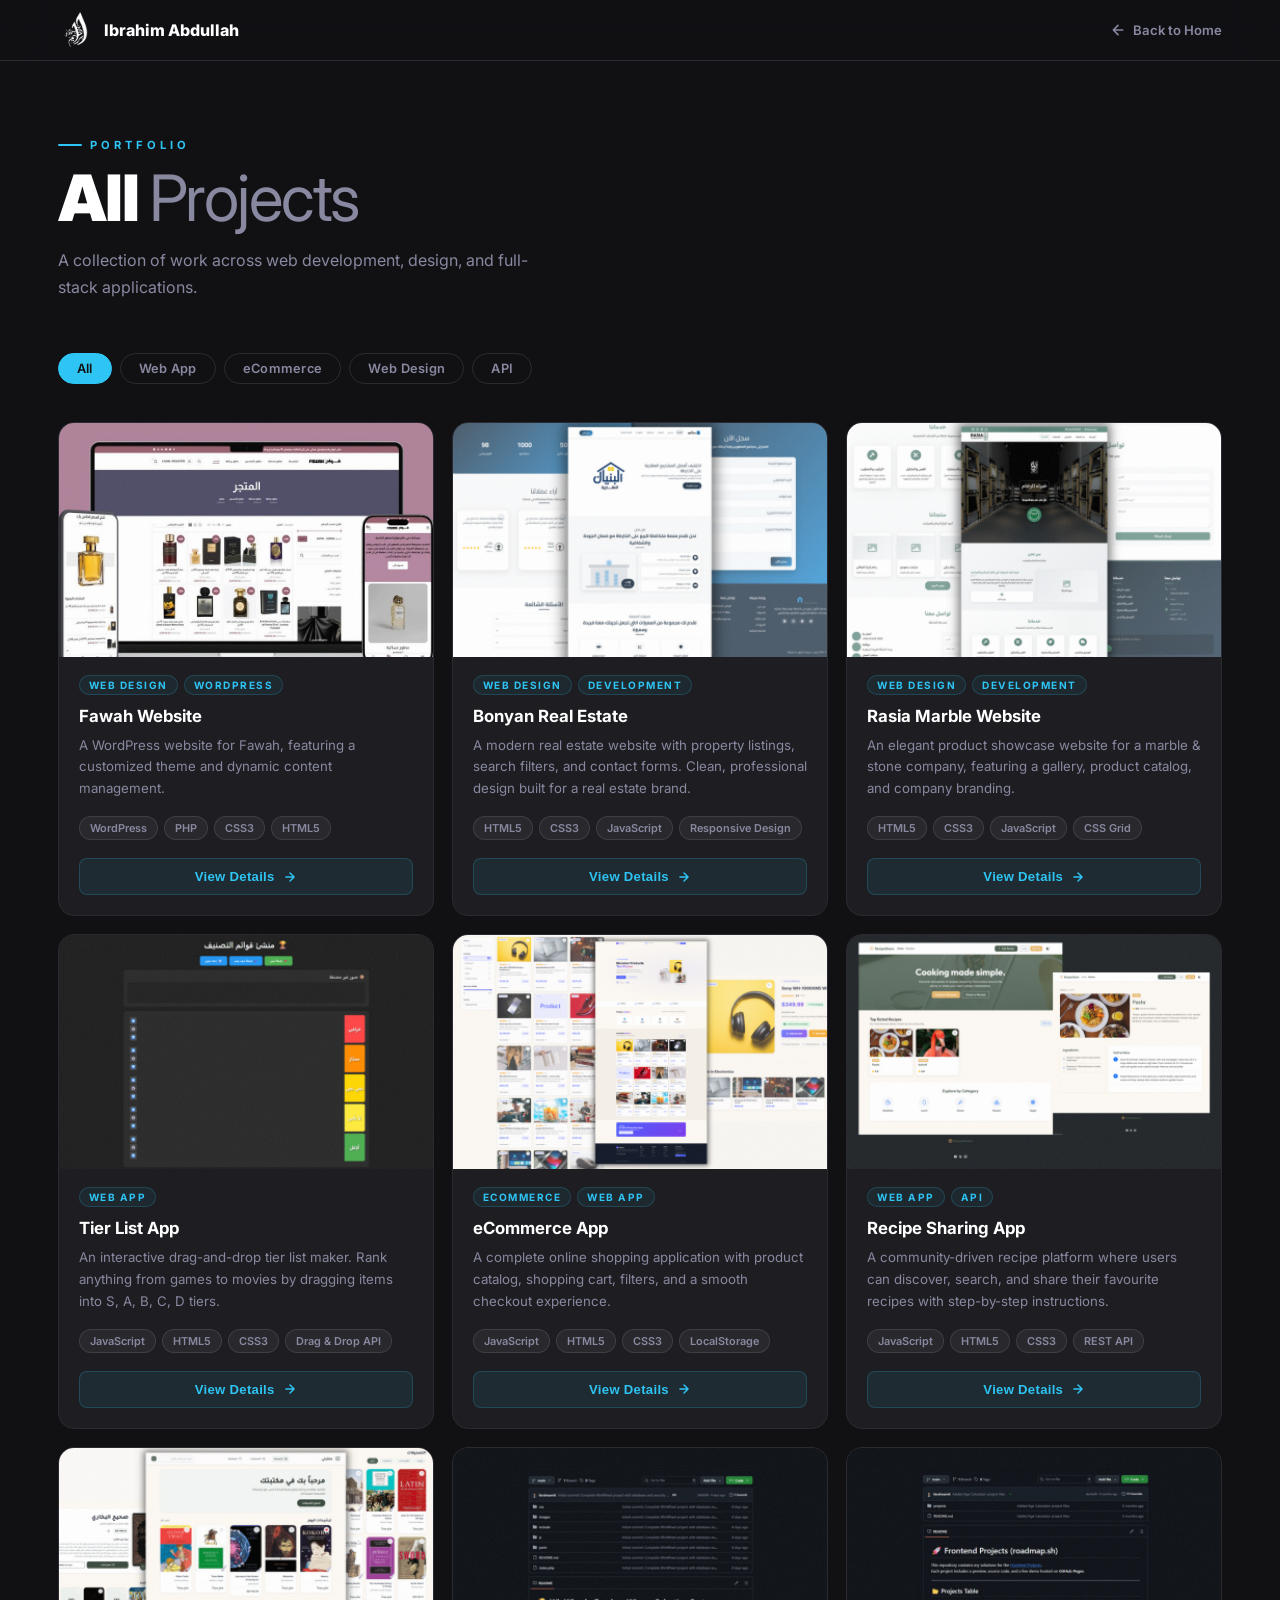
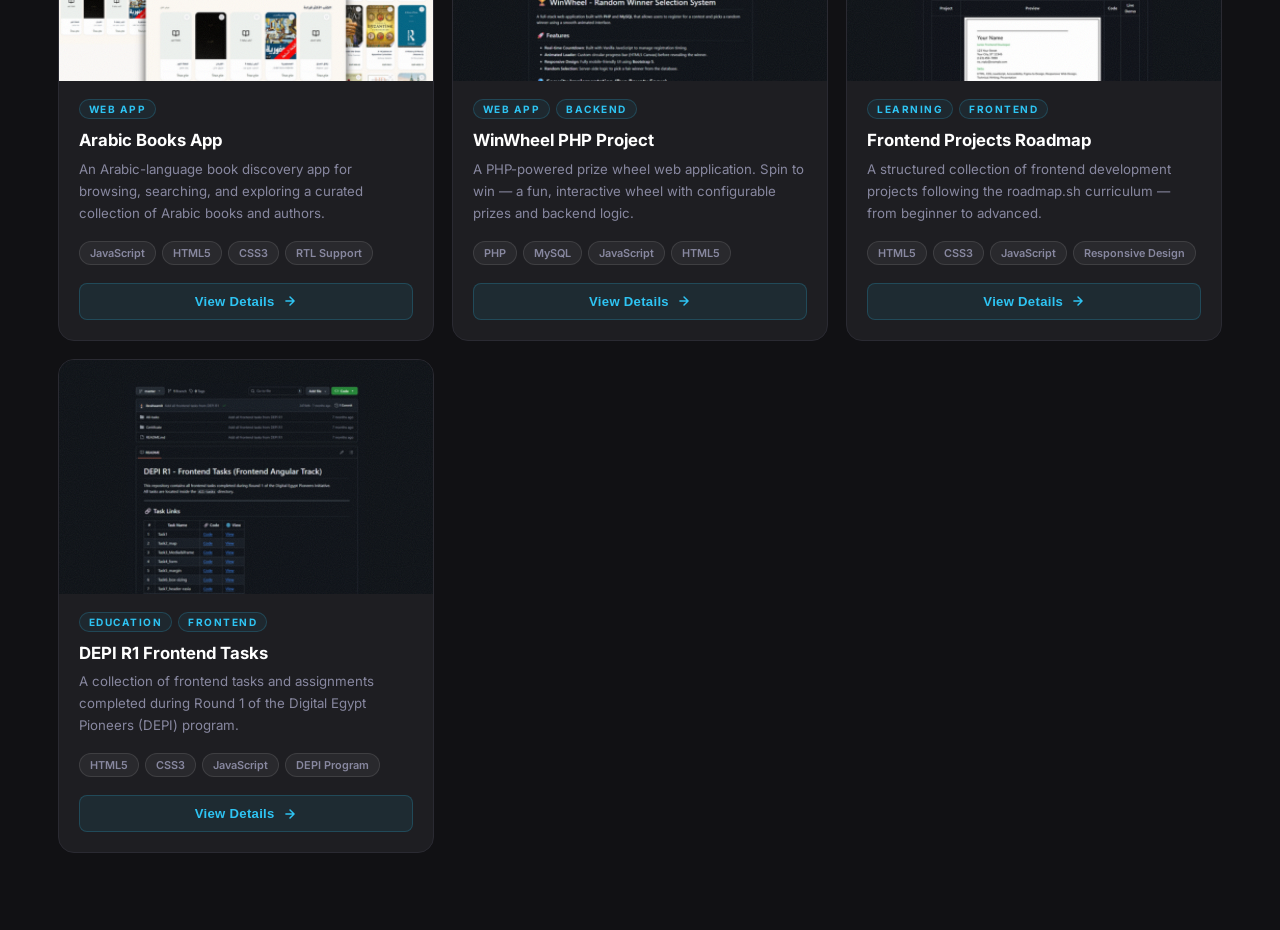
<file: projects/Portfolio/projects.html>
<!DOCTYPE html>
<html lang="en">

<head>
    <meta charset="UTF-8" />
    <meta name="viewport" content="width=device-width, initial-scale=1.0" />
    <title>Projects — Henry Clark</title>
    <link rel="preconnect" href="https://fonts.googleapis.com" />
    <link href="https://fonts.googleapis.com/css2?family=Inter:wght@300;400;500;600;700;800;900&display=swap"
        rel="stylesheet" />
    <style>
        /* ── RESET & TOKENS ─────────────────────── */
        *,
        *::before,
        *::after {
            box-sizing: border-box;
            margin: 0;
            padding: 0
        }

        :root {
            --bg: #111114;
            --bg2: #1a1a1e;
            --card: #1e1e22;
            --card2: #232328;
            --accent: #2ec4f3;
            --text: #fff;
            --muted: #8888a0;
            --border: #2a2a32;
            --radius: 14px;
            --px: clamp(16px, 4.5vw, 80px);
            --max: 1280px;
        }

        html {
            scroll-behavior: smooth
        }

        body {
            background: var(--bg);
            color: var(--text);
            font-family: 'Inter', sans-serif;
            overflow-x: hidden;
            -webkit-font-smoothing: antialiased;
            min-height: 100vh
        }

        ::-webkit-scrollbar {
            width: 4px
        }

        ::-webkit-scrollbar-track {
            background: var(--bg)
        }

        ::-webkit-scrollbar-thumb {
            background: var(--accent);
            border-radius: 2px
        }

        a {
            text-decoration: none;
            color: inherit
        }

        img {
            display: block;
            max-width: 100%
        }

        /* ── WRAP ─────────────────────────────── */
        .wrap {
            width: 100%;
            max-width: var(--max);
            margin-inline: auto;
            padding-inline: var(--px)
        }

        /* ── NAV ──────────────────────────────── */
        nav {
            position: sticky;
            top: 0;
            z-index: 600;
            background: rgba(17, 17, 20, .9);
            backdrop-filter: blur(20px);
            -webkit-backdrop-filter: blur(20px);
            border-bottom: 1px solid var(--border);
        }

        .nav-inner {
            display: flex;
            align-items: center;
            justify-content: space-between;
            height: 60px;
            width: 100%;
            max-width: var(--max);
            margin-inline: auto;
            padding-inline: var(--px);
        }

        .nav-logo {
            display: flex;
            align-items: center;
            gap: 8px;
            font-weight: 800;
            font-size: 1rem
        }

        .nav-logo img {
            width: 38px;
            height: 38px
        }

        .nav-back {
            display: inline-flex;
            align-items: center;
            gap: 7px;
            font-size: .82rem;
            font-weight: 600;
            color: var(--muted);
            transition: color .2s;
        }

        .nav-back:hover {
            color: var(--accent)
        }

        .nav-back svg {
            width: 16px;
            height: 16px;
            stroke: currentColor;
            stroke-width: 2.5;
            fill: none;
            stroke-linecap: round;
            stroke-linejoin: round
        }

        /* ── PAGE HEADER ──────────────────────── */
        .page-header {
            padding-block: clamp(40px, 6vw, 80px) clamp(32px, 4vw, 56px);
            position: relative;
            overflow: hidden;
        }

        .page-header-tag {
            font-size: .7rem;
            font-weight: 700;
            color: var(--accent);
            letter-spacing: 4px;
            text-transform: uppercase;
            display: flex;
            align-items: center;
            gap: 8px;
            margin-bottom: 12px;
        }

        .page-header-tag::before {
            content: '';
            width: 24px;
            height: 2px;
            background: var(--accent);
            border-radius: 1px;
            flex-shrink: 0
        }

        .page-header h1 {
            font-size: clamp(2.2rem, 5vw, 4rem);
            font-weight: 900;
            letter-spacing: -1.5px;
            line-height: 1.05;
            margin-bottom: 16px;
        }

        .page-header h1 span {
            color: var(--muted);
            font-weight: 400
        }

        .page-header p {
            font-size: 1rem;
            color: var(--muted);
            max-width: 480px;
            line-height: 1.7
        }

        /* ── FILTERS ──────────────────────────── */
        .filters {
            display: flex;
            align-items: center;
            gap: 8px;
            flex-wrap: wrap;
            padding-bottom: clamp(24px, 3vw, 40px);
        }

        .filter-btn {
            padding: 7px 18px;
            border-radius: 50px;
            font-size: .8rem;
            font-weight: 600;
            letter-spacing: .3px;
            border: 1px solid var(--border);
            background: transparent;
            color: var(--muted);
            cursor: pointer;
            transition: all .22s;
            font-family: 'Inter', sans-serif;
        }

        .filter-btn:hover {
            border-color: rgba(46, 196, 243, .3);
            color: var(--text)
        }

        .filter-btn.active {
            background: var(--accent);
            border-color: var(--accent);
            color: #111
        }

        /* ── PROJECTS GRID ────────────────────── */
        .projects-grid {
            display: grid;
            grid-template-columns: repeat(3, 1fr);
            gap: 18px;
            padding-bottom: clamp(48px, 6vw, 80px);
        }

        /* ── PROJECT CARD ─────────────────────── */
        .proj-card {
            background: var(--card);
            border: 1px solid var(--border);
            border-radius: 16px;
            overflow: hidden;
            display: flex;
            flex-direction: column;
            cursor: pointer;
            transition: transform .34s cubic-bezier(.4, 0, .2, 1),
                border-color .3s, box-shadow .3s;
            position: relative;
        }

        .proj-card::before {
            content: '';
            position: absolute;
            top: 0;
            left: 0;
            right: 0;
            height: 1px;
            z-index: 2;
            background: linear-gradient(90deg, transparent, rgba(46, 196, 243, .5), transparent);
            opacity: 0;
            transition: opacity .35s;
        }

        .proj-card:hover {
            transform: translateY(-7px);
            border-color: rgba(46, 196, 243, .25);
            box-shadow: 0 24px 60px rgba(0, 0, 0, .5), 0 0 32px rgba(46, 196, 243, .07);
        }

        .proj-card:hover::before {
            opacity: 1
        }

        /* thumbnail */
        .proj-thumb {
            width: 100%;
            aspect-ratio: 16/10;
            overflow: hidden;
            position: relative;
        }

        .proj-thumb-inner {
            width: 100%;
            height: 100%;
            display: flex;
            align-items: center;
            justify-content: center;
            font-size: 4.5rem;
            transition: transform .5s cubic-bezier(.4, 0, .2, 1);
            position: relative;
        }

        .proj-card:hover .proj-thumb-inner {
            transform: scale(1.06)
        }

        /* gradient backgrounds */
        .bg-1 {
            background: linear-gradient(145deg, #f5c842, #a8d55a)
        }

        .bg-2 {
            background: linear-gradient(145deg, #3b5bdb, #1098ad)
        }

        .bg-3 {
            background: linear-gradient(145deg, #e03131, #f76707)
        }

        .bg-4 {
            background: linear-gradient(145deg, #1864ab, #339af0)
        }

        .bg-5 {
            background: linear-gradient(145deg, #c2255c, #e599f7)
        }

        .bg-6 {
            background: linear-gradient(145deg, #2b2b3b, #495057)
        }

        /* noise over thumb */
        .proj-thumb-inner::after {
            content: '';
            position: absolute;
            inset: 0;
            z-index: 1;
            background-image: url("data:image/svg+xml,%3Csvg viewBox='0 0 256 256' xmlns='http://www.w3.org/2000/svg'%3E%3Cfilter id='n'%3E%3CfeTurbulence type='fractalNoise' baseFrequency='.85' numOctaves='4'/%3E%3C/filter%3E%3Crect width='100%25' height='100%25' filter='url(%23n)' opacity='1'/%3E%3C/svg%3E");
            opacity: .06;
            pointer-events: none;
        }

        /* hover overlay */
        .proj-overlay {
            position: absolute;
            inset: 0;
            z-index: 2;
            background: rgba(0, 0, 0, .55);
            display: flex;
            align-items: center;
            justify-content: center;
            opacity: 0;
            transition: opacity .3s;
        }

        .proj-card:hover .proj-overlay {
            opacity: 1
        }

        .proj-overlay-btn {
            display: flex;
            align-items: center;
            gap: 8px;
            padding: 10px 22px;
            border-radius: 50px;
            background: var(--accent);
            color: #111;
            font-size: .82rem;
            font-weight: 700;
            transform: translateY(8px);
            transition: transform .3s;
        }

        .proj-card:hover .proj-overlay-btn {
            transform: translateY(0)
        }

        /* card body */
        .proj-body {
            padding: 18px 20px 20px;
            display: flex;
            flex-direction: column;
            flex: 1
        }

        .proj-cats {
            display: flex;
            gap: 6px;
            flex-wrap: wrap;
            margin-bottom: 10px
        }

        .proj-cat {
            font-size: .63rem;
            font-weight: 700;
            letter-spacing: 1.5px;
            color: var(--accent);
            text-transform: uppercase;
            padding: 3px 9px;
            border-radius: 50px;
            border: 1px solid rgba(46, 196, 243, .2);
            background: rgba(46, 196, 243, .06);
        }

        .proj-name {
            font-size: 1.05rem;
            font-weight: 700;
            margin-bottom: 7px;
            line-height: 1.35
        }

        .proj-desc {
            font-size: .83rem;
            color: var(--muted);
            line-height: 1.65;
            flex: 1;
            margin-bottom: 16px
        }

        /* tech stack pills */
        .proj-stack {
            display: flex;
            gap: 6px;
            flex-wrap: wrap;
            margin-bottom: 18px
        }

        .tech-pill {
            font-size: .68rem;
            font-weight: 600;
            padding: 4px 10px;
            border-radius: 50px;
            background: rgba(255, 255, 255, .05);
            border: 1px solid rgba(255, 255, 255, .1);
            color: var(--muted);
        }

        /* view details button */
        .proj-cta {
            display: inline-flex;
            align-items: center;
            justify-content: center;
            gap: 8px;
            padding: 10px 0;
            border-radius: 8px;
            background: rgba(46, 196, 243, .08);
            border: 1px solid rgba(46, 196, 243, .2);
            color: var(--accent);
            font-size: .82rem;
            font-weight: 700;
            letter-spacing: .3px;
            transition: all .22s;
        }

        .proj-cta:hover {
            background: rgba(46, 196, 243, .15);
            border-color: rgba(46, 196, 243, .4)
        }

        .proj-cta svg {
            width: 14px;
            height: 14px;
            stroke: currentColor;
            stroke-width: 2.5;
            fill: none;
            stroke-linecap: round;
            stroke-linejoin: round
        }

        /* hidden card for filter */
        .proj-card.hidden {
            display: none
        }

        /* ── MODAL OVERLAY ────────────────────── */
        .modal-overlay {
            position: fixed;
            inset: 0;
            z-index: 900;
            background: rgba(5, 5, 8, .85);
            backdrop-filter: blur(12px);
            -webkit-backdrop-filter: blur(12px);
            display: flex;
            align-items: center;
            justify-content: center;
            padding: 20px;
            opacity: 0;
            visibility: hidden;
            transition: opacity .3s, visibility .3s;
        }

        .modal-overlay.open {
            opacity: 1;
            visibility: visible
        }

        /* ── MODAL BOX ────────────────────────── */
        .modal {
            background: var(--bg2);
            border: 1px solid var(--border);
            border-radius: 20px;
            width: 100%;
            max-width: 880px;
            max-height: 90vh;
            overflow-y: auto;
            position: relative;
            transform: translateY(20px) scale(.97);
            transition: transform .35s cubic-bezier(.4, 0, .2, 1);
            scrollbar-width: thin;
            scrollbar-color: var(--accent) transparent;
        }

        .modal::-webkit-scrollbar {
            width: 3px
        }

        .modal::-webkit-scrollbar-thumb {
            background: var(--accent);
            border-radius: 2px
        }

        .modal-overlay.open .modal {
            transform: translateY(0) scale(1)
        }

        /* close */
        .modal-close {
            position: absolute;
            top: 16px;
            right: 16px;
            z-index: 10;
            width: 36px;
            height: 36px;
            border-radius: 50%;
            background: rgba(255, 255, 255, .07);
            border: 1px solid rgba(255, 255, 255, .12);
            display: flex;
            align-items: center;
            justify-content: center;
            cursor: pointer;
            transition: all .22s;
        }

        .modal-close:hover {
            background: rgba(255, 255, 255, .14);
            border-color: rgba(255, 255, 255, .25)
        }

        .modal-close svg {
            width: 16px;
            height: 16px;
            stroke: var(--text);
            stroke-width: 2.5;
            fill: none;
            stroke-linecap: round
        }

        /* modal gallery */
        .modal-gallery {
            width: 100%;
            aspect-ratio: 16/8;
            overflow: hidden;
            border-radius: 20px 20px 0 0;
            position: relative;
        }

        .modal-gallery-main {
            width: 100%;
            height: 100%;
            display: flex;
            align-items: center;
            justify-content: center;
            font-size: 7rem;
            transition: opacity .3s;
        }

        /* gallery dots */
        .gallery-dots {
            position: absolute;
            bottom: 12px;
            left: 50%;
            transform: translateX(-50%);
            display: flex;
            gap: 6px;
        }

        .gdot {
            width: 6px;
            height: 6px;
            border-radius: 50%;
            background: rgba(255, 255, 255, .3);
            cursor: pointer;
            transition: all .2s;
        }

        .gdot.active {
            background: #fff;
            width: 18px;
            border-radius: 3px
        }

        /* modal content */
        .modal-content {
            padding: 28px 32px 32px
        }

        /* title row */
        .modal-title-row {
            display: flex;
            align-items: flex-start;
            justify-content: space-between;
            gap: 16px;
            margin-bottom: 16px;
            flex-wrap: wrap;
        }

        .modal-title {
            font-size: 1.6rem;
            font-weight: 800;
            letter-spacing: -.5px;
            line-height: 1.2
        }

        .modal-links {
            display: flex;
            gap: 10px;
            flex-wrap: wrap;
            flex-shrink: 0
        }

        .modal-link-btn {
            display: inline-flex;
            align-items: center;
            gap: 7px;
            padding: 9px 18px;
            border-radius: 50px;
            font-size: .78rem;
            font-weight: 700;
            transition: all .22s;
            white-space: nowrap;
        }

        .modal-link-btn.github {
            background: rgba(255, 255, 255, .07);
            border: 1px solid rgba(255, 255, 255, .14);
            color: var(--text);
        }

        .modal-link-btn.github:hover {
            background: rgba(255, 255, 255, .14);
            border-color: rgba(255, 255, 255, .3)
        }

        .modal-link-btn.live {
            background: var(--accent);
            border: 1px solid var(--accent);
            color: #111;
        }

        .modal-link-btn.live:hover {
            box-shadow: 0 6px 24px rgba(46, 196, 243, .35);
            transform: translateY(-2px)
        }

        .modal-link-btn svg {
            width: 13px;
            height: 13px;
            stroke: currentColor;
            stroke-width: 2.5;
            fill: none;
            stroke-linecap: round;
            stroke-linejoin: round
        }

        /* tags row */
        .modal-tags {
            display: flex;
            gap: 7px;
            flex-wrap: wrap;
            margin-bottom: 20px
        }

        .modal-tag {
            font-size: .65rem;
            font-weight: 700;
            letter-spacing: 1.5px;
            color: var(--accent);
            text-transform: uppercase;
            padding: 4px 11px;
            border-radius: 50px;
            border: 1px solid rgba(46, 196, 243, .22);
            background: rgba(46, 196, 243, .07);
        }

        /* description */
        .modal-section-title {
            font-size: .68rem;
            font-weight: 700;
            color: var(--muted);
            letter-spacing: 2px;
            text-transform: uppercase;
            margin-bottom: 10px;
        }

        .modal-desc {
            font-size: .9rem;
            color: #c0c0d0;
            line-height: 1.8;
            margin-bottom: 24px
        }

        /* features */
        .modal-features {
            display: grid;
            grid-template-columns: repeat(2, 1fr);
            gap: 10px;
            margin-bottom: 24px;
        }

        .feature-item {
            display: flex;
            align-items: flex-start;
            gap: 10px;
            padding: 12px 14px;
            background: rgba(255, 255, 255, .03);
            border: 1px solid rgba(255, 255, 255, .07);
            border-radius: 10px;
        }

        .feature-icon {
            width: 28px;
            height: 28px;
            border-radius: 7px;
            background: rgba(46, 196, 243, .1);
            border: 1px solid rgba(46, 196, 243, .18);
            display: flex;
            align-items: center;
            justify-content: center;
            font-size: .9rem;
            flex-shrink: 0;
        }

        .feature-text {
            font-size: .82rem;
            color: var(--muted);
            line-height: 1.5;
            padding-top: 2px
        }

        /* tech stack in modal */
        .modal-stack {
            display: flex;
            gap: 8px;
            flex-wrap: wrap
        }

        .modal-tech {
            font-size: .75rem;
            font-weight: 600;
            padding: 6px 14px;
            border-radius: 50px;
            background: rgba(255, 255, 255, .05);
            border: 1px solid rgba(255, 255, 255, .1);
            color: var(--text);
        }

        /* bottom bar divider */
        .modal-divider {
            height: 1px;
            background: rgba(255, 255, 255, .07);
            margin: 20px 0
        }

        /* ── MOBILE BOTTOM NAV ─────────────────── */
        .bottom-nav {
            display: none
        }

        @media(max-width:768px) {
            body {
                padding-bottom: 70px
            }

            .bottom-nav {
                display: block;
                position: fixed;
                bottom: 0 !important;
                top: auto !important;
                left: 0;
                right: 0;
                z-index: 9999;
                background: rgba(14, 14, 18, .96);
                backdrop-filter: blur(24px);
                -webkit-backdrop-filter: blur(24px);
                border-top: 1px solid rgba(255, 255, 255, .1);
                border-bottom: none;
                padding-bottom: env(safe-area-inset-bottom, 8px);
                box-shadow: 0 -8px 32px rgba(0, 0, 0, .4);
            }
        }

        .bottom-nav-inner {
            display: flex;
            align-items: stretch;
            justify-content: space-around;
            height: 62px
        }

        .bn-item {
            flex: 1;
            display: flex;
            flex-direction: column;
            align-items: center;
            justify-content: center;
            gap: 3px;
            cursor: pointer;
            border: none;
            background: transparent;
            color: var(--muted);
            font-family: 'Inter', sans-serif;
            font-size: .6rem;
            font-weight: 600;
            letter-spacing: .5px;
            text-transform: uppercase;
            text-decoration: none;
            padding: 0 4px;
            position: relative;
            transition: color .2s;
            -webkit-tap-highlight-color: transparent;
        }

        .bn-item::after {
            content: '';
            position: absolute;
            top: 0;
            left: 50%;
            transform: translateX(-50%) scaleX(0);
            width: 24px;
            height: 2px;
            background: var(--accent);
            border-radius: 0 0 3px 3px;
            transition: transform .25s cubic-bezier(.34, 1.56, .64, 1);
        }

        .bn-item.active::after {
            transform: translateX(-50%) scaleX(1)
        }

        .bn-item svg {
            width: 20px;
            height: 20px;
            stroke: currentColor;
            stroke-width: 2;
            fill: none;
            stroke-linecap: round;
            stroke-linejoin: round;
            transition: stroke .2s
        }

        .bn-item.active {
            color: var(--accent)
        }

        .bn-item.active svg {
            stroke: var(--accent)
        }

        /* ── RESPONSIVE ─────────────────────── */
        @media(max-width:960px) {
            .projects-grid {
                grid-template-columns: repeat(2, 1fr)
            }
        }

        @media(max-width:580px) {
            .projects-grid {
                grid-template-columns: 1fr
            }

            .modal-features {
                grid-template-columns: 1fr
            }

            .modal-content {
                padding: 20px 20px 24px
            }

            .modal-title {
                font-size: 1.3rem
            }
        }

        /* reveal — start invisible, animate in */
        .reveal {
            opacity: 0;
            transform: translateY(24px);
            transition: opacity .6s ease, transform .6s ease
        }

        .reveal.in {
            opacity: 1;
            transform: translateY(0)
        }

        .d1 {
            transition-delay: .07s
        }

        .d2 {
            transition-delay: .14s
        }

        .d3 {
            transition-delay: .21s
        }

        .d4 {
            transition-delay: .28s
        }

        .d5 {
            transition-delay: .35s
        }

        .d6 {
            transition-delay: .42s
        }

        /* page-header & filters are always visible — no reveal needed */
        .page-header,
        .filters {
            opacity: 1 !important;
            transform: none !important
        }
    </style>
</head>

<body>

    <!-- NAV -->
    <nav>
        <div class="nav-inner">
            <div class="nav-logo">
                <img src="assets//img/logo.png" alt="">
                Ibrahim Abdullah
            </div>
            <a href="index.html" class="nav-back">
                <svg viewBox="0 0 24 24">
                    <path d="M19 12H5M12 5l-7 7 7 7" />
                </svg>
                Back to Home
            </a>
        </div>
    </nav>

    <!-- PAGE HEADER -->
    <div class="page-header">
        <div class="wrap">
            <div class="page-header-tag">Portfolio</div>
            <h1>All <span>Projects</span></h1>
            <p>A collection of work across web development, design, and full-stack applications.</p>
        </div>
    </div>

    <!-- FILTERS -->
    <div class="wrap">
        <div class="filters">
            <button class="filter-btn active" data-filter="all">All</button>
            <button class="filter-btn" data-filter="web">Web App</button>
            <button class="filter-btn" data-filter="ecommerce">eCommerce</button>
            <button class="filter-btn" data-filter="design">Web Design</button>
            <button class="filter-btn" data-filter="api">API</button>
        </div>
    </div>

    <!-- PROJECTS GRID -->
    <div class="wrap">
        <div class="projects-grid" id="projectsGrid">
            <!-- Cards injected by JS -->
        </div>
    </div>

    <!-- MODAL -->
    <div class="modal-overlay" id="modalOverlay">
        <div class="modal" id="modalBox">
            <button class="modal-close" id="modalClose">
                <svg viewBox="0 0 24 24">
                    <path d="M18 6L6 18M6 6l12 12" />
                </svg>
            </button>

            <div class="modal-gallery">
                <div class="modal-gallery-main" id="modalGallery"></div>
                <div class="gallery-dots" id="galleryDots"></div>
            </div>

            <div class="modal-content">
                <div class="modal-title-row">
                    <div class="modal-title" id="modalTitle"></div>
                    <div class="modal-links" id="modalLinks"></div>
                </div>
                <div class="modal-tags" id="modalTags"></div>

                <div class="modal-section-title">About the Project</div>
                <div class="modal-desc" id="modalDesc"></div>

                <div class="modal-section-title">Key Features</div>
                <div class="modal-features" id="modalFeatures"></div>

                <div class="modal-divider"></div>
                <div class="modal-section-title">Tech Stack</div>
                <div class="modal-stack" id="modalStack"></div>
            </div>
        </div>
    </div>

    <!-- MOBILE BOTTOM NAV -->
    <nav class="bottom-nav">
        <div class="bottom-nav-inner">
            <a href="index.html#home" class="bn-item">
                <svg viewBox="0 0 24 24">
                    <path d="M3 12L12 3l9 9" />
                    <path d="M9 21V12h6v9" />
                </svg>
                <span>Home</span>
            </a>
            <a href="index.html#about" class="bn-item">
                <svg viewBox="0 0 24 24">
                    <circle cx="12" cy="8" r="4" />
                    <path d="M4 20c0-4 3.6-7 8-7s8 3 8 7" />
                </svg>
                <span>About</span>
            </a>
            <a href="projects.html" class="bn-item active">
                <svg viewBox="0 0 24 24">
                    <rect x="3" y="3" width="8" height="8" rx="1" />
                    <rect x="13" y="3" width="8" height="8" rx="1" />
                    <rect x="3" y="13" width="8" height="8" rx="1" />
                    <rect x="13" y="13" width="8" height="8" rx="1" />
                </svg>
                <span>Projects</span>
            </a>
            <a href="index.html#contact" class="bn-item">
                <svg viewBox="0 0 24 24">
                    <path d="M21 15a2 2 0 01-2 2H7l-4 4V5a2 2 0 012-2h14a2 2 0 012 2z" />
                </svg>
                <span>Contact</span>
            </a>
        </div>
    </nav>

    <script>
        /* ══ PROJECT DATA ══════════════════════════════════════════ */
        var projects = [
            {
                id: 10,
                name: 'Fawah Website',
                desc: 'A WordPress website for Fawah, featuring a customized theme and dynamic content management.',
                longDesc: 'A fully functional WordPress website built for Fawah. It features a responsive design, easy content management, and is customized to meet the brand\'s specific requirements.',
                img: 'assets/img/project/all/fw.jpg',
                emoji: '🌺', bg: 'bg-5',
                cats: ['web', 'design'],
                catLabels: ['Web Design', 'WordPress'],
                stack: ['WordPress', 'PHP', 'CSS3', 'HTML5'],
                features: [
                    { icon: '📝', text: 'Dynamic content management' },
                    { icon: '📱', text: 'Responsive and mobile-friendly' },
                    { icon: '🎨', text: 'Customized WordPress theme' },
                    { icon: '⚡', text: 'Optimized for performance' },
                ],
                github: '#',
                live: 'https://fawah.unaux.com/',
                gallery: ['🌺', '✨', '💻'],
            },
            {
                id: 1,
                name: 'Bonyan Real Estate',
                desc: 'A modern real estate website with property listings, search filters, and contact forms. Clean, professional design built for a real estate brand.',
                longDesc: 'A fully responsive real estate website built with pure HTML, CSS, and JavaScript. Features a professional property showcase with filtering by type and location, an interactive hero section, smooth animations, and a lead capture contact form. Designed to convert visitors into clients.',
                img: 'assets/img/project/all/1.png',
                emoji: '🏠', bg: 'bg-4',
                cats: ['web', 'design'],
                catLabels: ['Web Design', 'Development'],
                stack: ['HTML5', 'CSS3', 'JavaScript', 'Responsive Design', 'CSS Animations'],
                features: [
                    { icon: '🏠', text: 'Property listings with detailed cards' },
                    { icon: '🔍', text: 'Filter by property type & location' },
                    { icon: '📱', text: 'Fully responsive mobile-first design' },
                    { icon: '✨', text: 'Smooth scroll animations' },
                    { icon: '📞', text: 'Lead capture contact form' },
                    { icon: '🎨', text: 'Professional real estate branding' },
                ],
                github: 'https://github.com/ibraheamit/frontend-engineer',
                live: 'https://ibraheamit.github.io/frontend-engineer/projects/bonyan-real-estate-main/',
                gallery: ['🏠', '🏢', '🏡'],
            },
            {
                id: 2,
                name: 'Rasia Marble Website',
                desc: 'An elegant product showcase website for a marble & stone company, featuring a gallery, product catalog, and company branding.',
                longDesc: 'A premium business website for a marble and stone company. Showcases their product range through a beautiful gallery layout, includes a company story section, services overview, and a contact page. Designed to reflect the luxury and quality of the marble industry.',
                img: 'assets/img/project/all/2.png',
                emoji: '🪨', bg: 'bg-6',
                cats: ['web', 'design'],
                catLabels: ['Web Design', 'Development'],
                stack: ['HTML5', 'CSS3', 'JavaScript', 'CSS Grid', 'Flexbox'],
                features: [
                    { icon: '🖼️', text: 'Product gallery with lightbox' },
                    { icon: '🏢', text: 'Company story & values section' },
                    { icon: '🛠️', text: 'Services overview page' },
                    { icon: '📱', text: 'Responsive across all devices' },
                    { icon: '🎨', text: 'Luxury marble brand aesthetic' },
                    { icon: '📧', text: 'Contact & inquiry form' },
                ],
                github: 'https://github.com/ibraheamit/frontend-engineer',
                live: 'https://ibraheamit.github.io/frontend-engineer/projects/Rasia-Marble-Website-main/',
                gallery: ['🪨', '🏛️', '✨'],
            },
            {
                id: 3,
                name: 'Tier List App',
                desc: 'An interactive drag-and-drop tier list maker. Rank anything from games to movies by dragging items into S, A, B, C, D tiers.',
                longDesc: 'A fun and interactive tier list application built with vanilla JavaScript. Users can create custom tier lists by dragging and dropping items into different rank categories (S through D). Supports adding custom items, resetting the board, and exporting the final tier list.',
                img: 'assets/img/project/all/3.png',
                emoji: '🏆', bg: 'bg-1',
                cats: ['web'],
                catLabels: ['Web App'],
                stack: ['JavaScript', 'HTML5', 'CSS3', 'Drag & Drop API'],
                features: [
                    { icon: '🖱️', text: 'Smooth drag & drop interface' },
                    { icon: '🏆', text: 'S / A / B / C / D tier rankings' },
                    { icon: '➕', text: 'Add custom items to rank' },
                    { icon: '🔄', text: 'Reset board functionality' },
                    { icon: '💾', text: 'Save & share your tier list' },
                    { icon: '📱', text: 'Works on mobile with touch' },
                ],
                github: 'https://github.com/ibraheamit/frontend-engineer',
                live: 'https://ibraheamit.github.io/frontend-engineer/projects/Tier-List/',
                gallery: ['🏆', '🎮', '⭐'],
            },
            {
                id: 4,
                name: 'eCommerce App',
                desc: 'A complete online shopping application with product catalog, shopping cart, filters, and a smooth checkout experience.',
                longDesc: 'A fully functional eCommerce web application featuring a product catalog with category filtering, a dynamic shopping cart with quantity controls, product search, and a streamlined checkout flow. Built with a focus on user experience and performance.',
                img: 'assets/img/project/all/4.png',
                emoji: '🛍️', bg: 'bg-5',
                cats: ['ecommerce', 'web'],
                catLabels: ['eCommerce', 'Web App'],
                stack: ['JavaScript', 'HTML5', 'CSS3', 'LocalStorage', 'JSON'],
                features: [
                    { icon: '🛒', text: 'Dynamic shopping cart with totals' },
                    { icon: '🔍', text: 'Product search & category filter' },
                    { icon: '❤️', text: 'Wishlist / favourites' },
                    { icon: '📦', text: 'Product detail pages' },
                    { icon: '💰', text: 'Price sorting & filtering' },
                    { icon: '📱', text: 'Mobile-friendly responsive layout' },
                ],
                github: 'https://github.com/ibraheamit/ecommerce-app',
                live: 'https://ibraheamit.github.io/ecommerce-app/',
                gallery: ['🛍️', '🛒', '💳'],
            },
            {
                id: 5,
                name: 'Recipe Sharing App',
                desc: 'A community-driven recipe platform where users can discover, search, and share their favourite recipes with step-by-step instructions.',
                longDesc: 'A recipe sharing web application that allows users to browse a collection of recipes, search by ingredient or cuisine, and view detailed step-by-step cooking instructions. Features a clean card-based UI with category filtering and a responsive design.',
                img: 'assets/img/project/all/5.png',
                emoji: '🍳', bg: 'bg-3',
                cats: ['web', 'api'],
                catLabels: ['Web App', 'API'],
                stack: ['JavaScript', 'HTML5', 'CSS3', 'REST API', 'Fetch API'],
                features: [
                    { icon: '🔍', text: 'Search by ingredient or cuisine' },
                    { icon: '📋', text: 'Step-by-step cooking instructions' },
                    { icon: '🏷️', text: 'Category & difficulty filters' },
                    { icon: '⏱️', text: 'Cook time & serving info' },
                    { icon: '❤️', text: 'Save favourite recipes' },
                    { icon: '📱', text: 'Responsive card-based layout' },
                ],
                github: 'https://github.com/ibraheamit/recipe-sharing-app',
                live: 'https://ibraheamit.github.io/recipe-sharing-app/',
                gallery: ['🍳', '🥘', '🍜'],
            },
            {
                id: 6,
                name: 'Arabic Books App',
                desc: 'An Arabic-language book discovery app for browsing, searching, and exploring a curated collection of Arabic books and authors.',
                longDesc: 'A bilingual web application designed for Arabic book lovers. Browse and search a curated collection of Arabic literature, view book details, author biographies, and reading recommendations. Supports right-to-left (RTL) layout with full Arabic language support.',
                img: 'assets/img/project/all/6.png',
                emoji: '📚', bg: 'bg-2',
                cats: ['web'],
                catLabels: ['Web App'],
                stack: ['JavaScript', 'HTML5', 'CSS3', 'RTL Support', 'JSON'],
                features: [
                    { icon: '📚', text: 'Curated Arabic book collection' },
                    { icon: '🔍', text: 'Search by title or author' },
                    { icon: '✍️', text: 'Author biography pages' },
                    { icon: '🌐', text: 'Full RTL Arabic language support' },
                    { icon: '⭐', text: 'Book ratings & reviews' },
                    { icon: '📱', text: 'Responsive RTL-friendly design' },
                ],
                github: 'https://github.com/ibraheamit/arabic-books-app',
                live: 'https://ibraheamit.github.io/arabic-books-app/',
                gallery: ['📚', '📖', '✍️'],
            },
            {
                id: 7,
                name: 'WinWheel PHP Project',
                desc: 'A PHP-powered prize wheel web application. Spin to win — a fun, interactive wheel with configurable prizes and backend logic.',
                longDesc: 'A server-side prize wheel application built with PHP. Features a visually appealing spinning wheel with configurable prize segments, winner tracking stored in a database, and an admin panel to manage prizes. Great for giveaways and promotional events.',
                img: 'assets/img/project/all/7.png',
                emoji: '🎡', bg: 'bg-1',
                cats: ['web'],
                catLabels: ['Web App', 'Backend'],
                stack: ['PHP', 'MySQL', 'JavaScript', 'HTML5', 'CSS3', 'Canvas API'],
                features: [
                    { icon: '🎡', text: 'Interactive spinning wheel animation' },
                    { icon: '🏆', text: 'Configurable prize segments' },
                    { icon: '💾', text: 'MySQL winner tracking database' },
                    { icon: '⚙️', text: 'Admin panel for prize management' },
                    { icon: '🎉', text: 'Win celebration animations' },
                    { icon: '📊', text: 'Winner history & statistics' },
                ],
                github: 'https://github.com/ibraheamit/WinWheel-PHP-Project',
                live: 'https://github.com/ibraheamit/WinWheel-PHP-Project',
                gallery: ['🎡', '🏆', '🎉'],
            },
            {
                id: 8,
                name: 'Frontend Projects Roadmap',
                desc: 'A structured collection of frontend development projects following the roadmap.sh curriculum — from beginner to advanced.',
                longDesc: 'A comprehensive repository documenting frontend development projects built while following the roadmap.sh learning path. Each project is tagged by difficulty and skill, covering HTML/CSS fundamentals, JavaScript, responsive design, APIs, and modern frameworks.',
                img: 'assets/img/project/all/8.png',
                emoji: '🗺️', bg: 'bg-2',
                cats: ['web'],
                catLabels: ['Learning', 'Frontend'],
                stack: ['HTML5', 'CSS3', 'JavaScript', 'Responsive Design', 'Git'],
                features: [
                    { icon: '🗺️', text: 'Structured roadmap.sh curriculum' },
                    { icon: '📈', text: 'Beginner to advanced progression' },
                    { icon: '✅', text: 'Project completion tracking' },
                    { icon: '📚', text: 'Code documented with comments' },
                    { icon: '🔗', text: 'Live demos for each project' },
                    { icon: '📁', text: 'Clean organized repo structure' },
                ],
                github: 'https://github.com/ibraheamit/frontend-projects-roadmap.sh',
                live: 'https://github.com/ibraheamit/frontend-projects-roadmap.sh',
                gallery: ['🗺️', '📚', '💻'],
            },
            {
                id: 9,
                name: 'DEPI R1 Frontend Tasks',
                desc: 'A collection of frontend tasks and assignments completed during Round 1 of the Digital Egypt Pioneers (DEPI) program.',
                longDesc: 'A repository containing all frontend development tasks, assignments, and mini-projects completed during the first round of the Digital Egypt Pioneers (DEPI) program. Showcases progression from HTML/CSS basics to interactive JavaScript applications, covering real-world scenarios and best practices.',
                img: 'assets/img/project/all/9.png',
                emoji: '🎓', bg: 'bg-4',
                cats: ['web', 'design'],
                catLabels: ['Education', 'Frontend'],
                stack: ['HTML5', 'CSS3', 'JavaScript', 'DEPI Program', 'Git'],
                features: [
                    { icon: '🎓', text: 'DEPI program official tasks' },
                    { icon: '📝', text: 'HTML & CSS fundamentals projects' },
                    { icon: '⚡', text: 'JavaScript interactive exercises' },
                    { icon: '📱', text: 'Responsive design challenges' },
                    { icon: '🔧', text: 'Real-world frontend scenarios' },
                    { icon: '📂', text: 'Well-organized task structure' },
                ],
                github: 'https://github.com/ibraheamit/depi-r1-frontend-tasks',
                live: 'https://github.com/ibraheamit/depi-r1-frontend-tasks',
                gallery: ['🎓', '📝', '💡'],
            },
        ];

        /* ══ RENDER GRID ══════════════════════════════════════════ */
        function renderGrid(filter) {
            var grid = document.getElementById('projectsGrid');
            grid.innerHTML = '';
            var list = filter === 'all'
                ? projects
                : projects.filter(function (p) { return p.cats.indexOf(filter) !== -1; });

            list.forEach(function (p, i) {
                var card = document.createElement('div');
                card.className = 'proj-card reveal d' + (i % 6);
                card.dataset.id = p.id;
                card.innerHTML =
                    '<div class="proj-thumb">' +
                    '<div class="proj-thumb-inner ' + p.bg + '">' + (p.img ? '<img src="' + p.img + '" style="width: 100%; height: 100%; object-fit: cover;" alt="">' : p.emoji) + '</div>' +
                    '<div class="proj-overlay">' +
                    '<div class="proj-overlay-btn">View Details' +
                    '<svg width="14" height="14" viewBox="0 0 24 24" fill="none" stroke="currentColor" stroke-width="2.5" stroke-linecap="round" stroke-linejoin="round"><path d="M5 12h14M12 5l7 7-7 7"/></svg>' +
                    '</div>' +
                    '</div>' +
                    '</div>' +
                    '<div class="proj-body">' +
                    '<div class="proj-cats">' +
                    p.catLabels.map(function (c) { return '<span class="proj-cat">' + c + '</span>'; }).join('') +
                    '</div>' +
                    '<div class="proj-name">' + p.name + '</div>' +
                    '<div class="proj-desc">' + p.desc + '</div>' +
                    '<div class="proj-stack">' +
                    p.stack.slice(0, 4).map(function (t) { return '<span class="tech-pill">' + t + '</span>'; }).join('') +
                    '</div>' +
                    '<button class="proj-cta" data-id="' + p.id + '">' +
                    'View Details' +
                    '<svg viewBox="0 0 24 24" fill="none" stroke="currentColor" stroke-width="2.5" stroke-linecap="round" stroke-linejoin="round"><path d="M5 12h14M12 5l7 7-7 7"/></svg>' +
                    '</button>' +
                    '</div>';
                grid.appendChild(card);
            });

            /* re-observe reveals */
            observeReveals();
        }

        /* ══ FILTER ═══════════════════════════════════════════════ */
        document.querySelectorAll('.filter-btn').forEach(function (btn) {
            btn.addEventListener('click', function () {
                document.querySelectorAll('.filter-btn').forEach(function (b) { b.classList.remove('active'); });
                btn.classList.add('active');
                renderGrid(btn.dataset.filter);
            });
        });

        /* ══ MODAL ════════════════════════════════════════════════ */
        var overlay = document.getElementById('modalOverlay');
        var modalBox = document.getElementById('modalBox');
        var currentGallery = [];
        var currentGIdx = 0;

        function openModal(id) {
            var p = projects.find(function (x) { return x.id === id; });
            if (!p) return;

            /* gallery */
            currentGallery = p.img ? [p.img] : (p.gallery && p.gallery.length > 0 ? [p.gallery[0]] : []);
            currentGIdx = 0;
            setGallery(0);

            /* title */
            document.getElementById('modalTitle').textContent = p.name;

            /* links */
            var isGithubOnly = p.live === p.github;
            document.getElementById('modalLinks').innerHTML =
                '<a href="' + p.github + '" target="_blank" rel="noopener" class="modal-link-btn github">' +
                '<svg viewBox="0 0 24 24" fill="currentColor" width="14" height="14"><path d="M12 0C5.37 0 0 5.37 0 12c0 5.31 3.435 9.795 8.205 11.385.6.105.825-.255.825-.57 0-.285-.015-1.23-.015-2.235-3.015.555-3.795-.735-4.035-1.41-.135-.345-.72-1.41-1.23-1.695-.42-.225-1.02-.78-.015-.795.945-.015 1.62.87 1.845 1.23 1.08 1.815 2.805 1.305 3.495.99.105-.78.42-1.305.765-1.605-2.67-.3-5.46-1.335-5.46-5.925 0-1.305.465-2.385 1.23-3.225-.12-.3-.54-1.53.12-3.18 0 0 1.005-.315 3.3 1.23.96-.27 1.98-.405 3-.405s2.04.135 3 .405c2.295-1.56 3.3-1.23 3.3-1.23.66 1.65.24 2.88.12 3.18.765.84 1.23 1.905 1.23 3.225 0 4.605-2.805 5.625-5.475 5.925.435.375.81 1.095.81 2.22 0 1.605-.015 2.895-.015 3.3 0 .315.225.69.825.57A12.02 12.02 0 0024 12c0-6.63-5.37-12-12-12z"/></svg>' +
                'GitHub' +
                '</a>' +
                (!isGithubOnly ?
                    '<a href="' + p.live + '" target="_blank" rel="noopener" class="modal-link-btn live">' +
                    '<svg viewBox="0 0 24 24" fill="none" stroke="currentColor" width="13" height="13" stroke-width="2.5" stroke-linecap="round"><path d="M18 13v6a2 2 0 01-2 2H5a2 2 0 01-2-2V8a2 2 0 012-2h6"/><polyline points="15 3 21 3 21 9"/><line x1="10" y1="14" x2="21" y2="3"/></svg>' +
                    'Live Demo' +
                    '</a>' : '');

            /* tags */
            document.getElementById('modalTags').innerHTML =
                p.catLabels.map(function (c) { return '<span class="modal-tag">' + c + '</span>'; }).join('');

            /* desc */
            document.getElementById('modalDesc').textContent = p.longDesc;

            /* features */
            document.getElementById('modalFeatures').innerHTML =
                p.features.map(function (f) {
                    return '<div class="feature-item">' +
                        '<div class="feature-icon">' + f.icon + '</div>' +
                        '<div class="feature-text">' + f.text + '</div>' +
                        '</div>';
                }).join('');

            /* stack */
            document.getElementById('modalStack').innerHTML =
                p.stack.map(function (t) { return '<span class="modal-tech">' + t + '</span>'; }).join('');

            /* open */
            overlay.classList.add('open');
            modalBox.scrollTop = 0;
            document.body.style.overflow = 'hidden';
        }

        function setGallery(idx) {
            var g = document.getElementById('modalGallery');
            var dots = document.getElementById('galleryDots');
            var bg = projects[0].bg; /* default; overridden below */

            /* find project by current open */
            var id = parseInt(modalBox.dataset.currentId || 1);
            var p = projects.find(function (x) { return x.id === id; });
            if (p) bg = p.bg;

            currentGIdx = idx;
            g.className = 'modal-gallery-main ' + (p ? p.bg : 'bg-1');

            var content = currentGallery[idx];
            if (idx === 0 && p && p.img) {
                content = p.img;
            }

            if (content && (content.indexOf('.png') !== -1 || content.indexOf('.jpg') !== -1 || content.indexOf('.jpeg') !== -1 || content.indexOf('.webp') !== -1)) {
                g.style.fontSize = '';
                g.innerHTML = '<img src="' + content + '" style="width: 100%; height: 100%; object-fit: cover;">';
            } else {
                g.style.fontSize = '8rem';
                g.textContent = content;
            }

            /* dots */
            if (currentGallery.length > 1) {
                dots.innerHTML = currentGallery.map(function (_, i) {
                    return '<div class="gdot' + (i === idx ? ' active' : '') + '" data-i="' + i + '"></div>';
                }).join('');
                dots.querySelectorAll('.gdot').forEach(function (d) {
                    d.addEventListener('click', function () { setGallery(+d.dataset.i); });
                });
            } else {
                dots.innerHTML = '';
            }
        }

        function closeModal() {
            overlay.classList.remove('open');
            document.body.style.overflow = '';
        }

        /* delegation for open */
        document.getElementById('projectsGrid').addEventListener('click', function (e) {
            var btn = e.target.closest('[data-id]');
            if (!btn) return;
            var id = parseInt(btn.dataset.id);
            modalBox.dataset.currentId = id;
            openModal(id);
        });

        document.getElementById('modalClose').addEventListener('click', closeModal);
        overlay.addEventListener('click', function (e) { if (e.target === overlay) closeModal(); });
        document.addEventListener('keydown', function (e) { if (e.key === 'Escape') closeModal(); });

        /* swipe gallery */
        var touchStartX = 0;
        modalBox.addEventListener('touchstart', function (e) { touchStartX = e.touches[0].clientX; });
        modalBox.addEventListener('touchend', function (e) {
            var dx = e.changedTouches[0].clientX - touchStartX;
            if (Math.abs(dx) > 50) {
                var next = currentGIdx + (dx < 0 ? 1 : -1);
                if (next >= 0 && next < currentGallery.length) setGallery(next);
            }
        });

        /* ══ REVEAL ═══════════════════════════════════════════════ */
        function observeReveals() {
            /* Force-show everything after 500ms as a guaranteed fallback */
            setTimeout(function () {
                document.querySelectorAll('.reveal').forEach(function (el) { el.classList.add('in'); });
            }, 500);

            if ('IntersectionObserver' in window) {
                var obs = new IntersectionObserver(function (entries) {
                    entries.forEach(function (e) {
                        if (e.isIntersecting) {
                            e.target.classList.add('in');
                            obs.unobserve(e.target);
                        }
                    });
                }, { threshold: 0, rootMargin: '0px 0px -20px 0px' });
                document.querySelectorAll('.reveal').forEach(function (el) { obs.observe(el); });
            }
        }

        /* ══ INIT ═════════════════════════════════════════════════ */
        renderGrid('all');
    </script>
</body>

</html>
</file>
<file: projects/Rasia-Marble-Website-main/assets/css/style.css>
* {
  box-sizing: border-box;
}

body {
  margin: 0px;
  font-family: "Rubik", sans-serif;
  line-height: 1.6;
  overflow-x: hidden;
  padding-bottom: 0;
}

html {
  margin: 0;
  padding: 0;
}

html {
  scroll-behavior: smooth;
}

/* Top Navigation Bar */
.nav-top {
  background: linear-gradient(
    135deg,
    rgb(105, 145, 135) 0%,
    rgb(85, 125, 115) 50%,
    rgb(105, 145, 135) 100%
  );
  width: 100%;
  padding: 8px 0;
  box-shadow: 0 2px 8px rgba(0, 0, 0, 0.1);
  position: relative;
  overflow: hidden;
}

.nav-top::before {
  content: "";
  position: absolute;
  top: 0;
  left: -100%;
  width: 100%;
  height: 100%;
  background: linear-gradient(
    90deg,
    transparent,
    rgba(255, 255, 255, 0.1),
    transparent
  );
  animation: topNavShimmer 4s linear infinite;
}

@keyframes topNavShimmer {
  0% {
    left: -100%;
  }
  100% {
    left: 100%;
  }
}

.social {
  max-width: 1200px;
  margin: 0 auto;
  display: flex;
  justify-content: space-between;
  align-items: center;
  padding: 0 20px;
  flex-wrap: nowrap;
  gap: 30px;
  position: relative;
  z-index: 2;
}

.social-links {
  display: flex;
  align-items: center;
  /* gap: 12px; */
}

.social-links .a-top {
  width: 35px;
  height: 35px;
  border-radius: 50%;
  display: flex;
  align-items: center;
  justify-content: center;
  background: rgba(255, 255, 255, 0.15);
  backdrop-filter: blur(10px);
  border: 1px solid rgba(255, 255, 255, 0.2);
  transition: all 0.3s ease;
  position: relative;
  overflow: hidden;
}

.social-links .a-top::before {
  content: "";
  position: absolute;
  top: 0;
  left: 0;
  right: 0;
  bottom: 0;
  background: radial-gradient(
    circle,
    rgba(255, 255, 255, 0.3) 0%,
    transparent 70%
  );
  opacity: 0;
  transition: opacity 0.3s ease;
}

.social-links .a-top:hover::before {
  opacity: 1;
}

.social-links .a-top:hover {
  background: rgba(255, 255, 255, 0.25);
  transform: translateY(-3px) scale(1.1);
  box-shadow: 0 8px 25px rgba(0, 0, 0, 0.2);
}

.contact-info {
  /* display: flex; */
  align-items: center;
  gap: 20px;
}

.contact-info .a-top {
  background: rgba(255, 255, 255, 0.1);
  backdrop-filter: blur(10px);
  border: 1px solid rgba(255, 255, 255, 0.15);
  border-radius: 20px;
  padding: 6px 15px;
  transition: all 0.3s ease;
  position: relative;
  overflow: hidden;
}

/* .contact-info .a-top::before {
  content: "";
  position: absolute;
  top: 0;
  left: -100%;
  width: 100%;
  height: 100%;
  background: linear-gradient(
    90deg,
    transparent,
    rgba(255, 255, 255, 0.2),
    transparent
  );
  transition: left 0.5s ease;
} */

.contact-info .a-top:hover::before {
  left: 100%;
}

.contact-info .a-top:hover {
  background: rgba(255, 255, 255, 0.2);
  transform: translateY(-2px);
  box-shadow: 0 5px 15px rgba(0, 0, 0, 0.2);
}

.fa-brands {
  font-size: 16px;
  transition: all 0.3s ease;
}

.social-links .fa-brands {
  font-size: 14px;
}

.a-top {
  color: white;
  text-decoration: none;
  /* display: flex; */
  align-items: center;
  gap: 8px;
  font-family: "Rubik", sans-serif;
  font-size: 13px;
  font-weight: 500;
  transition: all 0.3s ease;
  position: relative;
  margin-left: 5px;
}

.a-top:link,
.a-top:visited {
  color: white;
  text-decoration: none;
}

.a-top:hover {
  color: white;
}

.a-top:hover .fa-brands,
.a-top:hover .fa-solid {
  transform: scale(1.2);
}

.contact-info .a-top i {
  font-size: 14px;
  margin-right: 3px;
}

.info {
  white-space: nowrap;
  font-weight: 500;
}

/* ---------------------------------------------------------------- */

/* Main Navigation Bar */
.navbar {
  background: rgba(255, 255, 255, 0.98);
  backdrop-filter: blur(10px);
  width: 100%;
  /* padding: 15px 0; */
  box-shadow: 0 2px 10px rgba(0, 0, 0, 0.08);
  position: sticky;
  top: 0;
  z-index: 999;
}

.navbar .container {
  display: flex;
  justify-content: space-between;
  align-items: center;
  max-width: 1200px;
  margin: 0 auto;
  padding: 0 20px;
}

.a-nav-img {
  text-decoration: none;
  transition: transform 0.3s ease;
}

.a-nav-img:hover {
  transform: scale(1.05);
}

.a-nav-img img {
  width: 160px;
  height: 80px;
  object-fit: contain;
}

.nav-links {
  display: flex;
  align-items: center;
  /* gap: 30px; */
  list-style: none;
  margin: 0;
  padding: 0;
}

.a-nav {
  font-family: "Rubik", sans-serif;
  font-size: 18px;
  font-weight: 600;
  text-decoration: none;
  color: #333;
  padding: 12px 20px;
  border-radius: 8px;
  transition: all 0.3s ease;
  position: relative;
  overflow: hidden;
}

.a-nav::before {
  content: "";
  position: absolute;
  top: 0;
  left: -100%;
  width: 100%;
  height: 100%;
  background: linear-gradient(
    90deg,
    transparent,
    rgba(105, 145, 135, 0.1),
    transparent
  );
  transition: left 0.5s ease;
}

.a-nav:hover::before {
  left: 100%;
}

.a-nav:link,
.a-nav:visited {
  color: #333;
}

.a-nav:hover,
.a-nav.active {
  color: rgb(105, 145, 135);
  background: rgba(105, 145, 135, 0.08);
  transform: translateY(-2px);
}

/* Mobile Menu Button */
.mobile-menu-btn {
  display: none;
  background: none;
  border: none;
  font-size: 24px;
  color: #333;
  cursor: pointer;
  padding: 8px;
  border-radius: 6px;
  transition: all 0.3s ease;
}

.mobile-menu-btn:hover {
  background: rgba(105, 145, 135, 0.1);
  color: rgb(105, 145, 135);
}

/* ---------------------------------------------------------------- */

.img-hero {
  background: url("../img/hero-img.png") no-repeat fixed center;
  background-size: cover;
  min-height: 100vh;
  display: flex;
  align-items: center;
  position: relative;
}

.img-hero::before {
  content: "";
  position: absolute;
  top: 0;
  left: 0;
  right: 0;
  bottom: 0;
  background: rgba(0, 0, 0, 0.3);
  z-index: 1;
}

.center {
  margin: auto;
  width: 40%;
  text-align: center;
  position: relative;
  z-index: 2;
}

.img-rasia {
  width: 260px;
  height: 260px;
  padding-top: 30px;
  animation: float 3s ease-in-out infinite;
  filter: drop-shadow(0 10px 20px rgba(0, 0, 0, 0.3));
}

@keyframes float {
  0%,
  100% {
    transform: translateY(0px);
  }
  50% {
    transform: translateY(-10px);
  }
}

@font-face {
  font-family: vip-cartoon-vip-cartoon;
  src: url(../fonts/vip-cartoon-vip-cartoon.ttf);
}

h1 {
  color: white;
  font-family: "Rubik", sans-serif;
  font-size: 72px;
  font-weight: 900;
  background: linear-gradient(135deg, #ffffff 0%, #f0f0f0 50%, #ffffff 100%);
  -webkit-background-clip: text;
  -webkit-text-fill-color: transparent;
  background-clip: text;
  border: 1px solid rgba(255, 255, 255, 0.6);
  border-radius: 15px;
  padding: 20px 35px;
  margin: 30px 0;
  background-color: rgba(105, 145, 135, 0.15);
  backdrop-filter: blur(15px);
  -webkit-backdrop-filter: blur(15px);
  text-shadow: 0 4px 8px rgba(0, 0, 0, 0.3);
  position: relative;
  overflow: hidden;
  animation: heroGlow 3s ease-in-out infinite alternate;
  transition: all 0.3s ease;
  display: inline-block;
}

h1::before {
  content: "";
  position: absolute;
  top: -50%;
  left: -50%;
  width: 200%;
  height: 200%;
  background: linear-gradient(
    45deg,
    transparent,
    rgba(255, 255, 255, 0.1),
    transparent
  );
  animation: shimmer 4s linear infinite;
  z-index: -1;
}

h1::after {
  content: "خبراء الرخام";
  position: absolute;
  top: 20px;
  left: 35px;
  right: 35px;
  bottom: 20px;
  color: rgba(255, 255, 255, 0.1);
  font-size: 72px;
  font-weight: 900;
  z-index: -2;
  transform: translate(2px, 2px);
  -webkit-text-fill-color: rgba(255, 255, 255, 0.1);
}

@keyframes heroGlow {
  0% {
    box-shadow: 0 0 20px rgba(255, 255, 255, 0.3),
      inset 0 0 20px rgba(255, 255, 255, 0.1);
    transform: scale(1);
  }
  50% {
    box-shadow: 0 0 40px rgba(255, 255, 255, 0.5),
      0 0 60px rgba(105, 145, 135, 0.3), inset 0 0 30px rgba(255, 255, 255, 0.2);
  }
  100% {
    box-shadow: 0 0 30px rgba(255, 255, 255, 0.4),
      0 0 50px rgba(105, 145, 135, 0.2),
      inset 0 0 25px rgba(255, 255, 255, 0.15);
    transform: scale(1.02);
  }
}

@keyframes shimmer {
  0% {
    transform: translateX(-100%) translateY(-100%) rotate(45deg);
  }
  100% {
    transform: translateX(100%) translateY(100%) rotate(45deg);
  }
}

h1:hover {
  transform: scale(1.05);
  box-shadow: 0 0 50px rgba(255, 255, 255, 0.6),
    0 0 80px rgba(105, 145, 135, 0.4), inset 0 0 40px rgba(255, 255, 255, 0.3);
}

p {
  color: white;
  font-family: vip-cartoon-vip-cartoon;
  font-size: 30px;
  padding-top: 20px;
  text-shadow: 1px 1px 3px rgba(0, 0, 0, 0.7);
  animation: fadeInUp 1s ease-out 0.5s both;
}

@keyframes fadeInUp {
  from {
    opacity: 0;
    transform: translateY(30px);
  }
  to {
    opacity: 1;
    transform: translateY(0);
  }
}

.img-made {
  width: 200px;
  height: auto;
  padding-bottom: 50px;
  filter: drop-shadow(0 5px 15px rgba(0, 0, 0, 0.4));
  animation: fadeInUp 1s ease-out 1s both;
  transition: transform 0.3s ease;
}

.img-made:hover {
  transform: scale(1.05);
}

/* ---------------------------------------------------------------- */
/* Main Content Styles */

.container {
  max-width: 1200px;
  margin: 0 auto;
  padding: 0 20px;
}

/* Section Headers */
.section-header {
  text-align: center;
  margin-bottom: 50px;
}

.section-header h2 {
  font-family: "Rubik", sans-serif;
  font-size: 48px;
  font-weight: bold;
  color: rgb(105, 145, 135);
  margin-bottom: 15px;
  border: none;
  padding: 0;
}

.section-subtitle {
  font-family: "Rubik", sans-serif;
  font-size: 20px;
  color: #666;
  margin: 0;
  padding: 0;
}

/* About Section */
.about-section {
  padding: 100px 0;
  background: linear-gradient(135deg, #f8f9fa 0%, #e9ecef 100%);
  position: relative;
  overflow: hidden;
}

.about-section::before {
  content: "";
  position: absolute;
  top: 0;
  left: 0;
  right: 0;
  bottom: 0;
  opacity: 0.3;
  z-index: 1;
}

.about-content {
  display: grid;
  grid-template-columns: repeat(auto-fit, minmax(280px, 1fr));
  gap: 30px;
  margin-bottom: 50px;
  position: relative;
  z-index: 2;
}

.about-text {
  animation: fadeInLeft 1s ease-out;
}

.about-text h3 {
  font-family: "Rubik", sans-serif;
  font-size: 32px;
  color: rgb(105, 145, 135);
  margin-bottom: 25px;
  position: relative;
  padding-bottom: 15px;
}

.about-text h3::after {
  content: "";
  position: absolute;
  bottom: 0;
  left: 0;
  width: 60px;
  height: 3px;
  background: linear-gradient(
    90deg,
    rgb(105, 145, 135),
    rgba(105, 145, 135, 0.3)
  );
  border-radius: 2px;
}

.about-text p {
  font-family: "Rubik", sans-serif;
  font-size: 18px;
  line-height: 1.8;
  color: #444;
  margin-bottom: 35px;
  padding: 0;
  text-align: justify;
}

.features {
  display: grid;
  grid-template-columns: repeat(auto-fit, minmax(250px, 1fr));
  gap: 20px;
}

.feature-item {
  display: flex;
  align-items: center;
  gap: 15px;
  padding: 20px;
  background: white;
  border-radius: 15px;
  box-shadow: 0 4px 15px rgba(0, 0, 0, 0.08);
  transition: all 0.3s ease;
  border: 1px solid rgba(105, 145, 135, 0.1);
}

.feature-item:hover {
  transform: translateY(-5px);
  box-shadow: 0 8px 25px rgba(0, 0, 0, 0.15);
  border-color: rgba(105, 145, 135, 0.3);
}

.feature-item i {
  font-size: 28px;
  color: rgb(105, 145, 135);
  background: rgba(105, 145, 135, 0.1);
  padding: 12px;
  border-radius: 50%;
  transition: all 0.3s ease;
}

.feature-item:hover i {
  background: rgb(105, 145, 135);
  color: white;
  transform: scale(1.1);
}

.feature-item span {
  font-family: "Rubik", sans-serif;
  font-size: 16px;
  font-weight: 600;
  color: #333;
}

.about-image {
  animation: fadeInRight 1s ease-out;
}

.image-placeholder {
  background: linear-gradient(135deg, #e9ecef, #f8f9fa);
  border: 2px dashed rgba(105, 145, 135, 0.3);
  border-radius: 20px;
  height: 400px;
  display: flex;
  flex-direction: column;
  align-items: center;
  justify-content: center;
  color: #666;
  transition: all 0.3s ease;
  position: relative;
  overflow: hidden;
}

.image-placeholder::before {
  content: "";
  position: absolute;
  top: -50%;
  left: -50%;
  width: 200%;
  height: 200%;
  background: linear-gradient(
    45deg,
    transparent,
    rgba(105, 145, 135, 0.05),
    transparent
  );
  animation: shimmer 3s linear infinite;
}

.image-placeholder:hover {
  border-color: rgba(105, 145, 135, 0.5);
  transform: scale(1.02);
}

.image-placeholder i {
  font-size: 64px;
  margin-bottom: 15px;
  color: rgba(105, 145, 135, 0.6);
}

.image-placeholder p {
  font-family: "Rubik", sans-serif;
  font-size: 18px;
  margin: 0;
  color: #666;
  padding: 0;
  font-weight: 500;
}

@keyframes fadeInLeft {
  from {
    opacity: 0;
    transform: translateX(-50px);
  }
  to {
    opacity: 1;
    transform: translateX(0);
  }
}

@keyframes fadeInRight {
  from {
    opacity: 0;
    transform: translateX(50px);
  }
  to {
    opacity: 1;
    transform: translateX(0);
  }
}

/* Services Section */
.services-section {
  padding: 100px 0;
  background: linear-gradient(135deg, #ffffff 0%, #f8f9fa 100%);
  position: relative;
  overflow: hidden;
}

.services-section::before {
  content: "";
  position: absolute;
  top: 0;
  left: 0;
  right: 0;
  bottom: 0;
  background: radial-gradient(
      circle at 20% 80%,
      rgba(105, 145, 135, 0.05) 0%,
      transparent 50%
    ),
    radial-gradient(
      circle at 80% 20%,
      rgba(105, 145, 135, 0.05) 0%,
      transparent 50%
    );
  z-index: 1;
}

.services-grid {
  display: grid;
  grid-template-columns: repeat(auto-fit, minmax(280px, 1fr));
  gap: 30px;
  margin-bottom: 50px;
  position: relative;
  z-index: 2;
}

.service-card {
  background: white;
  padding: 40px 25px;
  border-radius: 20px;
  text-align: center;
  box-shadow: 0 8px 30px rgba(0, 0, 0, 0.08);
  transition: all 0.4s cubic-bezier(0.4, 0, 0.2, 1);
  border: 1px solid rgba(105, 145, 135, 0.1);
  position: relative;
  overflow: hidden;
  height: 100%;
  display: flex;
  flex-direction: column;
  justify-content: center;
}

.service-card::before {
  content: "";
  position: absolute;
  top: 0;
  left: 0;
  right: 0;
  height: 4px;
  background: linear-gradient(
    90deg,
    rgb(105, 145, 135),
    rgba(105, 145, 135, 0.5)
  );
  transform: scaleX(0);
  transition: transform 0.4s ease;
}

.service-card:hover::before {
  transform: scaleX(1);
}

.service-card:hover {
  transform: translateY(-15px) scale(1.02);
  box-shadow: 0 20px 50px rgba(0, 0, 0, 0.15);
  border-color: rgba(105, 145, 135, 0.3);
}

.service-icon {
  width: 80px;
  height: 80px;
  background: linear-gradient(135deg, rgb(105, 145, 135), rgb(85, 125, 115));
  border-radius: 50%;
  display: flex;
  align-items: center;
  justify-content: center;
  margin: 0 auto 25px;
  transition: all 0.4s ease;
  position: relative;
  overflow: hidden;
}

.service-icon::before {
  content: "";
  position: absolute;
  top: 0;
  left: 0;
  right: 0;
  bottom: 0;
  background: linear-gradient(
    45deg,
    transparent,
    rgba(255, 255, 255, 0.2),
    transparent
  );
  transform: translateX(-100%);
  transition: transform 0.6s ease;
}

.service-card:hover .service-icon::before {
  transform: translateX(100%);
}

.service-card:hover .service-icon {
  transform: scale(1.1) rotate(5deg);
  box-shadow: 0 10px 25px rgba(105, 145, 135, 0.3);
}

.service-icon i {
  font-size: 36px;
  color: white;
  transition: all 0.3s ease;
}

.service-card:hover .service-icon i {
  transform: scale(1.1);
}

.service-card h3 {
  font-family: "Rubik", sans-serif;
  font-size: 22px;
  color: #333;
  margin-bottom: 15px;
  transition: color 0.3s ease;
}

.service-card:hover h3 {
  color: rgb(105, 145, 135);
}

.service-card p {
  font-family: "Rubik", sans-serif;
  font-size: 15px;
  line-height: 1.6;
  color: #666;
  margin: 0;
  padding: 0;
  transition: color 0.3s ease;
  flex-grow: 1;
}

.service-card:hover p {
  color: #555;
}

/* Products Section */
.products-section {
  padding: 80px 0;
  background-color: #f8f9fa;
}

.products-grid {
  display: grid;
  grid-template-columns: repeat(auto-fit, minmax(280px, 1fr));
  gap: 30px;
  margin-bottom: 50px;
}

.product-card {
  background: white;
  border-radius: 15px;
  overflow: hidden;
  box-shadow: 0 5px 20px rgba(0, 0, 0, 0.1);
  transition: transform 0.3s ease;
}

.product-card:hover {
  transform: translateY(-5px);
}

.product-image {
  height: 200px;
  overflow: hidden;
}

.product-image .image-placeholder {
  height: 100%;
  border-radius: 0;
  border: none;
}

.product-info {
  padding: 25px;
}

.product-info h3 {
  font-family: "Rubik", sans-serif;
  font-size: 20px;
  color: #333;
  margin-bottom: 10px;
}

.product-info p {
  font-family: "Rubik", sans-serif;
  font-size: 14px;
  color: #666;
  margin: 0;
  padding: 0;
}

.view-more {
  text-align: center;
}

.btn-primary {
  display: inline-block;
  background: rgb(105, 145, 135);
  color: white;
  padding: 15px 40px;
  border-radius: 25px;
  text-decoration: none;
  font-family: "Rubik", sans-serif;
  font-size: 18px;
  font-weight: 600;
  transition: background 0.3s ease;
}

.btn-primary:hover {
  background: rgb(85, 125, 115);
}

/* Contact Section */
.contact-section {
  padding: 80px 0;
  background-color: white;
}

.contact-content {
  display: grid;
  grid-template-columns: repeat(auto-fit, minmax(280px, 1fr));
  gap: 30px;
  margin-bottom: 50px;
  align-items: start;
}

.contact-item {
  display: flex;
  align-items: center;
  gap: 20px;
  margin-bottom: 30px;
}

.contact-icon {
  width: 60px;
  height: 60px;
  background: rgb(105, 145, 135);
  border-radius: 50%;
  display: flex;
  align-items: center;
  justify-content: center;
  flex-shrink: 0;
}

.contact-icon i {
  font-size: 24px;
  color: white;
}

.contact-details h4 {
  font-family: "Rubik", sans-serif;
  font-size: 18px;
  color: #333;
  margin: 0 0 5px 0;
}

.contact-details p {
  font-family: "Rubik", sans-serif;
  font-size: 16px;
  color: #666;
  margin: 0;
  padding: 0;
}

.contact-form {
  background: #f8f9fa;
  padding: 40px;
  border-radius: 15px;
}

.form-group {
  margin-bottom: 20px;
}

.form-group input,
.form-group textarea {
  width: 100%;
  padding: 15px;
  border: 2px solid #e9ecef;
  border-radius: 10px;
  font-family: "Rubik", sans-serif;
  font-size: 16px;
  transition: border-color 0.3s ease;
  box-sizing: border-box;
}

.form-group input:focus,
.form-group textarea:focus {
  outline: none;
  border-color: rgb(105, 145, 135);
}

.contact-form button {
  width: 100%;
  background: rgb(105, 145, 135);
  color: white;
  padding: 15px;
  border: none;
  border-radius: 10px;
  font-family: "Rubik", sans-serif;
  font-size: 18px;
  font-weight: 600;
  cursor: pointer;
  transition: background 0.3s ease;
}

.contact-form button:hover {
  background: rgb(85, 125, 115);
}

/* Footer */
.footer {
  background: linear-gradient(
    135deg,
    #0a0f14 0%,
    #1a252f 25%,
    #2c3e50 75%,
    #34495e 100%
  );
  color: white;
  padding: 60px 0 0;
  position: relative;
  overflow: hidden;
  border-top: 1px solid rgba(105, 145, 135, 0.2);
}

.footer::before {
  content: "";
  position: absolute;
  top: 0;
  left: 0;
  right: 0;
  height: 6px;
  background: linear-gradient(
    90deg,
    transparent,
    rgb(105, 145, 135),
    rgba(105, 145, 135, 0.8),
    rgb(105, 145, 135),
    transparent
  );
  animation: footerGlow 3s ease-in-out infinite alternate;
}

@keyframes footerGlow {
  0% {
    opacity: 0.7;
    transform: scaleY(1);
  }
  100% {
    opacity: 1;
    transform: scaleY(1.2);
  }
}

.footer::after {
  content: "";
  position: absolute;
  top: 0;
  left: 0;
  right: 0;
  bottom: 0;
  background: radial-gradient(
      circle at 20% 80%,
      rgba(105, 145, 135, 0.15) 0%,
      transparent 50%
    ),
    radial-gradient(
      circle at 80% 20%,
      rgba(105, 145, 135, 0.1) 0%,
      transparent 50%
    ),
    radial-gradient(
      circle at 50% 50%,
      rgba(105, 145, 135, 0.05) 0%,
      transparent 70%
    );
  z-index: 1;
}

.footer-content {
  display: grid;
  grid-template-columns: 1fr 1fr 1fr 1fr;
  gap: 20px;
  margin-bottom: 40px;
  position: relative;
  z-index: 2;
  max-width: 1200px;
  margin-left: auto;
  margin-right: auto;
  padding: 0 20px;
}

/* Footer Sections */
.footer-section {
  animation: fadeInUp 0.8s ease-out;
  padding: 20px 15px;
}

.footer-section h4 {
  font-family: "Rubik", sans-serif;
  font-size: 16px;
  font-weight: 700;
  color: rgb(105, 145, 135);
  margin-bottom: 15px;
  position: relative;
  text-transform: uppercase;
  letter-spacing: 0.5px;
}

.footer-section h4::after {
  content: "";
  position: absolute;
  bottom: -5px;
  left: 0;
  width: 25px;
  height: 2px;
  background: linear-gradient(90deg, rgb(105, 145, 135), transparent);
  border-radius: 1px;
}

.footer-section {
  animation: fadeInUp 0.8s ease-out;
}

/* Company Info Section */
.footer-section.company-info {
  background: rgba(105, 145, 135, 0.08);
  padding: 25px 20px;
  border-radius: 15px;
  border: 1px solid rgba(105, 145, 135, 0.2);
  position: relative;
  overflow: hidden;
}

.footer-section.company-info::before {
  content: "";
  position: absolute;
  top: 0;
  left: 0;
  right: 0;
  bottom: 0;
  background: radial-gradient(
    circle at 30% 70%,
    rgba(105, 145, 135, 0.05) 0%,
    transparent 60%
  );
  z-index: 1;
}

.footer-section.company-info > * {
  position: relative;
  z-index: 2;
}

.footer-logo-container {
  display: flex;
  flex-direction: column;
  align-items: center;
  text-align: center;
  margin-bottom: 15px;
}

.footer-logo {
  width: 45px;
  height: 45px;
  object-fit: contain;
  filter: brightness(1.2);
  margin-bottom: 8px;
}

.company-name {
  font-family: "Rubik", sans-serif;
  font-size: 24px;
  font-weight: 800;
  color: rgb(105, 145, 135);
  margin: 0;
  text-shadow: 0 2px 4px rgba(0, 0, 0, 0.15);
  text-align: center;
  position: relative;
}

.company-name::after {
  content: "";
  position: absolute;
  bottom: -5px;
  left: 50%;
  transform: translateX(-50%);
  width: 30px;
  height: 2px;
  background: linear-gradient(
    90deg,
    rgb(105, 145, 135),
    rgba(105, 145, 135, 0.3)
  );
  border-radius: 1px;
}

.footer-section h4 {
  font-family: "Rubik", sans-serif;
  font-size: 24px;
  margin-bottom: 30px;
  color: white;
  position: relative;
  padding-bottom: 15px;
  text-transform: uppercase;
  letter-spacing: 1px;
  font-weight: 700;
}

.footer-section h4::after {
  content: "";
  position: absolute;
  bottom: 0;
  left: 0;
  width: 50px;
  height: 3px;
  background: linear-gradient(
    90deg,
    rgb(105, 145, 135),
    rgba(105, 145, 135, 0.3)
  );
  border-radius: 2px;
  animation: underlineGlow 2s ease-in-out infinite alternate;
}

@keyframes underlineGlow {
  0% {
    box-shadow: 0 0 5px rgba(105, 145, 135, 0.5);
  }
  100% {
    box-shadow: 0 0 15px rgba(105, 145, 135, 0.8);
  }
}

.footer-logo {
  width: 160px;
  height: auto;
  margin-bottom: 30px;
  transition: all 0.3s ease;
  filter: brightness(1.2) drop-shadow(0 5px 15px rgba(0, 0, 0, 0.3));
}

.footer-logo:hover {
  transform: scale(1.08) rotate(2deg);
  filter: brightness(1.3) drop-shadow(0 8px 25px rgba(105, 145, 135, 0.4));
}

.footer-section p {
  font-family: "Rubik", sans-serif;
  font-size: 16px;
  line-height: 1.8;
  color: #ecf0f1;
  margin-bottom: 30px;
  padding: 0;
  text-align: justify;
}

.company-description {
  font-size: 14px;
  color: #bdc3c7;
  margin-bottom: 20px;
  font-weight: 300;
  line-height: 1.6;
  text-align: center;
}

/* Footer Social Section */
.footer-social {
  text-align: center;
  margin-top: 25px;
}

.footer-social h5 {
  font-family: "Rubik", sans-serif;
  font-size: 13px;
  font-weight: 600;
  color: #ecf0f1;
  margin-bottom: 10px;
  text-transform: uppercase;
  letter-spacing: 0.5px;
}

.social-links-footer {
  display: flex;
  justify-content: center;
  gap: 8px;
  flex-wrap: wrap;
}

.social-links-footer a {
  width: 35px;
  height: 35px;
  background: linear-gradient(
    135deg,
    rgba(105, 145, 135, 0.2),
    rgba(105, 145, 135, 0.1)
  );
  border: 2px solid rgba(105, 145, 135, 0.3);
  border-radius: 50%;
  display: flex;
  align-items: center;
  justify-content: center;
  color: rgb(105, 145, 135);
  text-decoration: none;
  transition: all 0.4s cubic-bezier(0.4, 0, 0.2, 1);
  position: relative;
  overflow: hidden;
  backdrop-filter: blur(10px);
}

.social-links-footer a::before {
  content: "";
  position: absolute;
  top: 0;
  left: 0;
  right: 0;
  bottom: 0;
  background: radial-gradient(
    circle,
    rgba(255, 255, 255, 0.2) 0%,
    transparent 70%
  );
  opacity: 0;
  transition: opacity 0.3s ease;
}

.social-links-footer a:hover::before {
  opacity: 1;
}

.social-links-footer a:hover {
  background: linear-gradient(
    135deg,
    rgb(105, 145, 135),
    rgba(105, 145, 135, 0.8)
  );
  border-color: rgb(105, 145, 135);
  color: white;
  transform: translateY(-5px) scale(1.1);
  box-shadow: 0 10px 25px rgba(105, 145, 135, 0.4);
}

.social-links-footer a i {
  font-size: 16px;
  transition: all 0.3s ease;
}

.social-links-footer a:hover i {
  transform: scale(1.15);
}

/* Instagram specific hover */
.social-links-footer a[href*="instagram"]:hover {
  background: linear-gradient(135deg, #e4405f, #c13584);
  border-color: #e4405f;
}

/* Twitter specific hover */
.social-links-footer a[href*="x.com"]:hover {
  background: linear-gradient(135deg, #1da1f2, #0d8bd9);
  border-color: #1da1f2;
}

/* TikTok specific hover */
.social-links-footer a[href*="tiktok"]:hover {
  background: linear-gradient(135deg, #000000, #ff0050);
  border-color: #ff0050;
}

/* Snapchat specific hover */
.social-links-footer a[href*="snapchat"]:hover {
  background: linear-gradient(135deg, #fffc00, #ffeb3b);
  border-color: #fffc00;
  color: #333;
}

.social-links {
  display: flex;
  /* gap: 20px; */
  /* margin-top: 25px; */
}

.social-links a {
  width: 50px;
  height: 50px;
  background: linear-gradient(135deg, rgb(105, 145, 135), rgb(85, 125, 115));
  border-radius: 50%;
  display: flex;
  align-items: center;
  justify-content: center;
  color: white;
  text-decoration: none;
  transition: all 0.4s cubic-bezier(0.4, 0, 0.2, 1);
  position: relative;
  overflow: hidden;
  box-shadow: 0 4px 15px rgba(105, 145, 135, 0.3);
}

.social-links a::before {
  content: "";
  position: absolute;
  top: 0;
  left: 0;
  right: 0;
  bottom: 0;
  background: linear-gradient(
    45deg,
    transparent,
    rgba(255, 255, 255, 0.2),
    transparent
  );
  transform: translateX(-100%);
  transition: transform 0.6s ease;
}

.social-links a:hover::before {
  transform: translateX(100%);
}

.social-links a:hover {
  transform: translateY(-5px) scale(1.1);
  box-shadow: 0 8px 25px rgba(105, 145, 135, 0.5);
  background: linear-gradient(135deg, rgb(85, 125, 115), rgb(105, 145, 135));
}

.social-links a i {
  font-size: 20px;
  transition: all 0.3s ease;
}

.social-links a:hover i {
  transform: scale(1.2);
}

.footer-section ul {
  list-style: none;
  padding: 0;
  margin: 0;
}

.footer-section ul li {
  margin-bottom: 15px;
  position: relative;
  padding-left: 20px;
}

.footer-section ul li::before {
  content: "▶";
  position: absolute;
  left: 0;
  color: rgb(105, 145, 135);
  font-size: 10px;
  top: 50%;
  transform: translateY(-50%);
  transition: all 0.3s ease;
}

.footer-section ul li:hover::before {
  transform: translateY(-50%) translateX(5px);
  color: white;
}

.footer-section ul li a {
  color: #ecf0f1;
  text-decoration: none;
  font-family: "Rubik", sans-serif;
  font-size: 16px;
  transition: all 0.3s ease;
  position: relative;
}

.footer-section ul li a::after {
  content: "";
  position: absolute;
  bottom: -2px;
  left: 0;
  width: 0;
  height: 2px;
  background: rgb(105, 145, 135);
  transition: width 0.3s ease;
}

.footer-section ul li a:hover {
  color: rgb(105, 145, 135);
  transform: translateX(5px);
}

.footer-section ul li a:hover::after {
  width: 100%;
}

.contact-info-footer {
  margin-top: 20px;
}

.contact-info-footer p {
  display: flex;
  align-items: center;
  gap: 15px;
  margin-bottom: 18px;
  font-size: 16px;
  color: #ecf0f1;
  padding: 0;
  transition: all 0.3s ease;
}

.contact-info-footer p:hover {
  color: rgb(105, 145, 135);
  transform: translateX(5px);
}

.contact-info-footer i {
  color: rgb(105, 145, 135);
  font-size: 18px;
  width: 20px;
  text-align: center;
  transition: all 0.3s ease;
}

.contact-info-footer p:hover i {
  transform: scale(1.2);
  color: white;
}

.footer-bottom {
  border-top: 2px solid rgba(105, 145, 135, 0.3);
  padding: 20px 20px 10px;
  margin-top: 30px;
  display: flex;
  justify-content: space-between;
  align-items: center;
  flex-wrap: wrap;
  gap: 20px;
  background: rgba(0, 0, 0, 0.2);
  position: relative;
  z-index: 2;
}

.footer-bottom::before {
  content: "";
  position: absolute;
  top: 0;
  left: 0;
  right: 0;
  height: 1px;
  background: linear-gradient(
    90deg,
    transparent,
    rgb(105, 145, 135),
    transparent
  );
  animation: borderGlow 3s ease-in-out infinite alternate;
}

@keyframes borderGlow {
  0% {
    opacity: 0.5;
  }
  100% {
    opacity: 1;
    box-shadow: 0 0 10px rgba(105, 145, 135, 0.5);
  }
}

.footer-bottom p {
  font-family: "Rubik", sans-serif;
  font-size: 16px;
  color: #bdc3c7;
  margin: 0;
  padding: 0;
  font-weight: 300;
}

.made-in-saudi img {
  height: 50px;
  width: auto;
  transition: all 0.3s ease;
  filter: brightness(1.1);
}

.made-in-saudi img:hover {
  transform: scale(1.1);
  filter: brightness(1.3);
}

/* Bottom Navigation */
.bottom-nav {
  position: fixed;
  bottom: 0;
  left: 0;
  right: 0;
  background: rgba(255, 255, 255, 0.98);
  backdrop-filter: blur(15px);
  -webkit-backdrop-filter: blur(15px);
  border-top: 1px solid rgba(105, 145, 135, 0.2);
  display: none;
  justify-content: space-around;
  align-items: center;
  padding: 10px 0 max(10px, env(safe-area-inset-bottom));
  z-index: 1000;
  box-shadow: 0 -4px 20px rgba(0, 0, 0, 0.08);
  animation: slideUp 0.3s ease-out;
}

@keyframes slideUp {
  from {
    transform: translateY(100%);
    opacity: 0;
  }
  to {
    transform: translateY(0);
    opacity: 1;
  }
}

.bottom-nav-item {
  display: flex;
  flex-direction: column;
  align-items: center;
  text-decoration: none;
  color: #8a8a8a;
  padding: 10px 8px;
  border-radius: 16px;
  transition: all 0.4s cubic-bezier(0.4, 0, 0.2, 1);
  min-width: 65px;
  position: relative;
  overflow: hidden;
}

.bottom-nav-item::before {
  content: "";
  position: absolute;
  top: 0;
  left: 50%;
  width: 0;
  height: 100%;
  background: rgba(105, 145, 135, 0.08);
  border-radius: 16px;
  transition: all 0.4s cubic-bezier(0.4, 0, 0.2, 1);
  transform: translateX(-50%);
  z-index: -1;
}

.bottom-nav-item i {
  font-size: 22px;
  margin-bottom: 4px;
  transition: all 0.4s cubic-bezier(0.4, 0, 0.2, 1);
}

.bottom-nav-item span {
  font-size: 10px;
  font-family: "Rubik", sans-serif;
  font-weight: 600;
  transition: all 0.4s cubic-bezier(0.4, 0, 0.2, 1);
  opacity: 0.8;
}

.bottom-nav-item:hover,
.bottom-nav-item.active {
  color: rgb(105, 145, 135);
  transform: translateY(-2px);
}

.bottom-nav-item:hover::before,
.bottom-nav-item.active::before {
  width: 100%;
}

.bottom-nav-item.active i {
  transform: scale(1.15);
  color: rgb(105, 145, 135);
}

.bottom-nav-item.active span {
  opacity: 1;
  font-weight: 700;
}

.bottom-nav-item:active {
  transform: translateY(0) scale(0.95);
}

/* Add padding to body when bottom nav is visible */
body.bottom-nav-visible {
  padding-bottom: 70px;
}

/* Responsive Design */
@media (max-width: 1200px) {
  /* Large tablet adjustments */
  .services-grid {
    grid-template-columns: repeat(2, 1fr);
    gap: 25px;
  }
}

@media (max-width: 1024px) {
  /* Tablet adjustments */
  .social {
    padding: 0 15px;
    gap: 20px;
  }

  .contact-info {
    gap: 15px;
  }

  .social-links {
    gap: 10px;
  }

  .nav-links {
    gap: 20px;
  }

  .a-nav {
    font-size: 16px;
    padding: 10px 15px;
  }

  .about-content {
    flex-direction: column;
    gap: 40px;
  }

  .about-text,
  .about-image {
    display: block;
    width: 100%;
  }

  .about-content {
    grid-template-columns: repeat(auto-fit, minmax(250px, 1fr));
    gap: 30px;
  }

  .services-grid {
    grid-template-columns: repeat(auto-fit, minmax(250px, 1fr));
    gap: 20px;
  }

  /* Footer adjustments for tablets */
  .footer-content {
    grid-template-columns: 1fr 1fr;
    gap: 30px;
  }

  .footer-section.company-info {
    padding: 25px;
    text-align: center;
  }

  .footer-section h4 {
    font-size: 18px;
  }

  .company-name {
    font-size: 28px;
  }

  .social-links-footer {
    gap: 12px;
  }

  .social-links-footer a {
    width: 38px;
    height: 38px;
  }

  .social-links-footer a i {
    font-size: 16px;
  }

  /* Contact section */
  .contact-content {
    grid-template-columns: repeat(auto-fit, minmax(250px, 1fr));
    gap: 30px;
  }

  .footer-links-section .footer-section {
    width: 30%;
    margin: 0 1.5%;
  }
}

@media (max-width: 768px) {
  /* Mobile optimizations */
  button,
  .btn,
  .a-nav,
  .bottom-nav-item,
  .social-links-footer a {
    min-height: 44px;
    min-width: 44px;
  }

  body {
    -webkit-text-size-adjust: 100%;
    -ms-text-size-adjust: 100%;
  }

  html {
    -webkit-overflow-scrolling: touch;
  }

  input,
  textarea,
  select {
    font-size: 16px;
  }

  /* Show bottom navigation */
  .bottom-nav {
    display: flex;
  }

  /* Hide entire navbar on mobile */
  .navbar {
    display: none;
  }

  /* Adjust body padding for bottom nav */
  body {
    padding-bottom: 75px;
  }

  /* Container adjustments */
  .container {
    padding: 0 15px;
  }

  /* Top navigation adjustments */
  .nav-top {
    padding: 6px 0;
  }

  .social {
    flex-wrap: wrap;
    gap: 15px;
    padding: 0 15px;
    justify-content: center;
  }

  .social-links {
    justify-content: center;
    gap: 10px;
  }

  .social-links .a-top {
    width: 30px;
    height: 30px;
  }

  .social-links .fa-brands {
    font-size: 12px;
  }

  .contact-info {
    flex-direction: column;
    gap: 8px;
    text-align: center;
  }

  .contact-info .a-top {
    padding: 5px 12px;
    font-size: 11px;
  }

  .contact-info .a-top i {
    font-size: 12px;
  }

  /* Navbar adjustments */
  .navbar {
    padding: 10px 0;
  }

  .navbar .container {
    padding: 0 15px;
  }

  .a-nav-img img {
    width: 120px;
    height: 60px;
  }
}

/* Hero section */
.img-hero {
  min-height: 80vh;
  background-attachment: scroll;
}

.center {
  width: 95%;
  padding: 20px 0;
}

.img-rasia {
  width: 180px;
  height: 180px;
  margin-bottom: 20px;
}

h1 {
  font-size: 42px;
  padding: 12px 20px;
  margin: 20px 0;
}

h1::after {
  font-size: 42px;
  top: 12px;
  left: 20px;
  right: 20px;
  bottom: 12px;
}

p {
  font-size: 22px;
  padding-top: 15px;
}

.img-made {
  width: 150px;
  margin-top: 20px;
}

/* Section headers */
.section-header h2 {
  font-size: 36px;
}

.section-subtitle {
  font-size: 18px;
}

/* About section */
.about-section {
  padding: 60px 0;
}

/* About section - block layout for mobile */
.about-content {
  flex-direction: column;
  gap: 30px;
}

/* About section - same as products */
.about-content {
  grid-template-columns: 1fr;
  gap: 20px;
  margin-bottom: 30px;
}

.about-text h3 {
  font-size: 26px;
  margin-bottom: 20px;
}

.about-text p {
  font-size: 16px;
  line-height: 1.7;
  text-align: center;
}

.features {
  grid-template-columns: 1fr;
  gap: 12px;
  margin-top: 25px;
}

.feature-item {
  padding: 15px;
  flex-direction: row;
  text-align: right;
}

.feature-item i {
  font-size: 20px;
  padding: 8px;
}

.image-placeholder {
  height: 250px;
  margin-top: 20px;
}

.feature-item {
  padding: 15px;
}

.image-placeholder {
  height: 300px;
}

/* Services section - same as products */
.services-section {
  padding: 50px 0;
}

.services-grid {
  grid-template-columns: 1fr;
  gap: 20px;
  margin-bottom: 30px;
}

.service-card {
  padding: 35px 20px;
  margin: 0 10px;
}

.service-icon {
  width: 70px;
  height: 70px;
}

.service-icon i {
  font-size: 32px;
}

.service-card h3 {
  font-size: 20px;
  margin-bottom: 15px;
}

.service-card p {
  font-size: 14px;
  line-height: 1.6;
}

/* Products section */
.products-section {
  padding: 50px 0;
}

.products-grid {
  grid-template-columns: 1fr;
  gap: 20px;
  margin-bottom: 30px;
}

.product-card {
  margin: 0 10px;
}

.product-image {
  height: 180px;
}

.product-info {
  padding: 20px;
}

.product-info h3 {
  font-size: 18px;
}

.product-info p {
  font-size: 13px;
}

/* Contact section */
.contact-section {
  padding: 50px 0;
}

.contact-content {
  grid-template-columns: 1fr;
  gap: 20px;
  margin-bottom: 30px;
}

.contact-form {
  padding: 25px 15px;
}

.form-group input,
.form-group textarea {
  padding: 12px;
  font-size: 14px;
}

.contact-form button {
  padding: 12px;
  font-size: 16px;
}

.footer-section.company-info {
  padding: 25px 15px;
}

.footer-section h4 {
  font-size: 18px;
  margin-bottom: 20px;
}

.company-name {
  font-size: 24px;
}

.company-description {
  font-size: 14px;
  line-height: 1.6;
}

.footer-social h5 {
  font-size: 14px;
}

.social-links-footer {
  gap: 8px;
}

.social-links-footer a {
  width: 38px;
  height: 38px;
}

.social-links-footer a i {
  font-size: 16px;
}

.footer-links {
  text-align: left;
  list-style: none;
  padding: 0;
  margin: 0;
}

.footer-links li {
  margin-bottom: 8px;
}

.footer-links a {
  font-size: 13px;
  color: #bdc3c7;
  text-decoration: none;
  transition: color 0.3s ease;
}

.footer-links a:hover {
  color: rgb(105, 145, 135);
}

.contact-info-footer {
  text-align: left;
}

.contact-item {
  display: flex;
  align-items: flex-start;
  margin-bottom: 12px;
  gap: 10px;
}

.contact-item i {
  color: rgb(105, 145, 135);
  font-size: 14px;
  margin-top: 2px;
  min-width: 16px;
}

.contact-details {
  text-align: left;
}

.contact-label {
  font-size: 11px;
  color: #95a5a6;
  display: block;
  margin-bottom: 2px;
}

.contact-value {
  font-size: 12px;
  color: #bdc3c7;
  line-height: 1.4;
}

.footer-links-section {
  padding: 25px;
}

/* .footer-links-section .footer-section {
  display: block;
  width: 100%;
  margin: 0 0 30px 0;
} */

.footer-section.company-info {
  padding: 25px;
  text-align: center;
}

.footer-section h4 {
  font-size: 20px;
}

.footer-section p,
.company-description {
  font-size: 14px;
}

.footer-logo {
  width: 120px;
}

.social-links {
  justify-content: center;
}

.social-links a {
  width: 45px;
  height: 45px;
}

.social-links a i {
  font-size: 18px;
}

/* About, Services, Products, and Contact grids - same responsive behavior */
.about-content,
.services-grid,
.products-grid,
.contact-content {
  grid-template-columns: repeat(auto-fit, minmax(250px, 1fr));
}

/* Contact section */
.contact-content {
  /* grid-template-columns: 1fr; */
  gap: 40px;
}

.contact-form {
  padding: 30px 20px;
}

.footer-bottom {
  flex-direction: column;
  text-align: center;
}

@media (max-width: 480px) {
  /* Very small screens */
  .container {
    padding: 0 10px;
  }

  /* Hero section for very small screens */
  .img-hero {
    min-height: 70vh;
  }

  .center {
    width: 98%;
    padding: 15px 0;
  }

  h1 {
    font-size: 32px;
    padding: 10px 15px;
    margin: 15px 0;
  }

  h1::after {
    font-size: 32px;
    top: 10px;
    left: 15px;
    right: 15px;
    bottom: 10px;
  }

  p {
    font-size: 18px;
    padding-top: 10px;
  }

  .img-rasia {
    width: 140px;
    height: 140px;
  }

  .img-made {
    width: 120px;
  }

  /* Section headers */
  .section-header h2 {
    font-size: 24px;
  }

  .section-subtitle {
    font-size: 14px;
  }

  /* About section */
  .about-section {
    padding: 40px 0;
  }

  .about-text h3 {
    font-size: 22px;
  }

  .about-text p {
    font-size: 14px;
  }

  /* Services section */
  .services-section {
    padding: 40px 0;
  }

  .service-card {
    padding: 25px 15px;
    margin: 0 5px;
  }

  .service-card h3 {
    font-size: 18px;
  }

  .service-card p {
    font-size: 13px;
  }

  .service-icon {
    width: 60px;
    height: 60px;
  }

  .service-icon i {
    font-size: 28px;
  }

  /* Products section */
  .products-section {
    padding: 40px 0;
  }

  .product-card {
    margin: 0 5px;
  }

  /* Contact section */
  .contact-section {
    padding: 40px 0;
  }

  .contact-form {
    padding: 20px 10px;
  }

  /* Footer */
  .footer {
    padding: 40px 0 15px;
  }

  .footer-content {
    padding: 0 10px;
    gap: 20px;
  }

  .footer-section {
    padding: 15px 10px;
  }

  .company-name {
    font-size: 20px;
  }

  .company-description {
    font-size: 13px;
  }

  .social-links-footer a {
    width: 35px;
    height: 35px;
  }

  .social-links-footer a i {
    font-size: 14px;
  }

  /* Bottom navigation for very small screens */
  .bottom-nav {
    padding: 6px 0 max(6px, env(safe-area-inset-bottom));
  }

  .bottom-nav-item {
    min-width: 50px;
    padding: 6px 4px;
  }

  .bottom-nav-item i {
    font-size: 18px;
  }

  .bottom-nav-item span {
    font-size: 9px;
  }

  body {
    padding-bottom: 65px;
  }
}

/* Bottom navigation adjustments for very small screens */
.bottom-nav {
  padding: 8px 0 max(8px, env(safe-area-inset-bottom));
}

.bottom-nav-item {
  min-width: 55px;
  padding: 8px 6px;
}

.bottom-nav-item i {
  font-size: 20px;
}

.bottom-nav-item span {
  font-size: 9px;
}

/* Adjust body padding for smaller bottom nav */
body {
  padding-bottom: 65px;
}

/* About section adjustments */
.about-section {
  padding: 40px 0;
}

.about-text h3 {
  font-size: 24px;
}

.about-text p {
  font-size: 16px;
}

.feature-item {
  padding: 12px;
  flex-direction: column;
  text-align: center;
  gap: 10px;
}

.feature-item i {
  font-size: 24px;
  padding: 8px;
}

/* Services section adjustments */
.services-section {
  padding: 40px 0;
}

.service-card {
  padding: 30px 20px;
}

.service-icon {
  width: 70px;
  height: 70px;
}

.service-icon i {
  font-size: 30px;
}

.service-card h3 {
  font-size: 20px;
}

.service-card p {
  font-size: 14px;
}

/* Footer adjustments */
.footer {
  padding: 40px 0 15px;
}

.footer-section h4 {
  font-size: 18px;
  margin-bottom: 20px;
}

.footer-section p,
.company-description {
  font-size: 13px;
  line-height: 1.6;
}

.footer-logo {
  width: 100px;
  margin-bottom: 20px;
}

.social-links a {
  width: 40px;
  height: 40px;
}

.social-links a i {
  font-size: 16px;
}

.footer-section ul li {
  margin-bottom: 12px;
}

.footer-section ul li a {
  font-size: 14px;
}

.contact-info-footer p {
  font-size: 14px;
  margin-bottom: 15px;
}

.footer-bottom {
  padding: 15px 15px 5px;
}

.footer-bottom p {
  font-size: 14px;
}

.made-in-saudi img {
  height: 40px;
}

/* Remove any white space after footer */
html,
body {
  height: 100%;
  margin: 0;
  padding: 0;
}

.footer {
  margin-bottom: 0 !important;
}

.footer-bottom {
  margin-bottom: 0 !important;
}
</file>
<file: projects/Tier-List/style.css>
* {
    margin: 0;
    padding: 0;
    box-sizing: border-box;
}

body {
    font-family: "Segoe UI", Tahoma, Geneva, Verdana, sans-serif;
    background: #1e1e1e;
    color: #e0e0e0;
    padding: 20px;
    min-height: 100vh;
}

.container {
    max-width: 1200px;
    margin: 0 auto;
}

h1 {
    text-align: center;
    margin-bottom: 30px;
    color: #fff;
    font-size: 2.5em;
}

.tier-list {
    background: #2a2a2a;
    border-radius: 10px;
    padding: 20px;
    margin-bottom: 20px;
}

.tier-row {
    display: flex;
    align-items: stretch;
    margin-bottom: 10px;
    background: #333;
    border-radius: 8px;
    overflow: hidden;
    min-height: 80px;
    transition: transform 0.2s;
}

.tier-row:hover {
    transform: translateX(-2px);
}

.tier-label {
    width: 100px;
    display: flex;
    align-items: center;
    justify-content: center;
    font-weight: bold;
    font-size: 1.5em;
    color: #fff;
    text-shadow: 2px 2px 4px rgba(0, 0, 0, 0.5);
    cursor: pointer;
    transition: opacity 0.2s;
}

.tier-label:hover {
    opacity: 0.9;
}

.tier-content {
    flex: 1;
    display: flex;
    flex-wrap: wrap;
    gap: 10px;
    padding: 10px;
    align-items: center;
    min-height: 80px;
    background: rgba(0, 0, 0, 0.2);
}

.tier-content.drag-over {
    background: rgba(255, 255, 255, 0.1);
    border: 2px dashed #fff;
}

.tier-controls {
    display: flex;
    flex-direction: column;
    gap: 5px;
    padding: 10px;
    background: #2a2a2a;
}

.tier-btn {
    background: #444;
    border: none;
    color: #fff;
    width: 35px;
    height: 35px;
    border-radius: 5px;
    cursor: pointer;
    font-size: 1.2em;
    transition: all 0.2s;
}

.tier-btn:hover {
    background: #555;
    transform: scale(1.1);
}

.tier-item {
    width: 60px;
    height: 60px;
    border-radius: 5px;
    cursor: move;
    object-fit: cover;
    border: 2px solid #555;
    transition: transform 0.2s;
}

.tier-item:hover {
    transform: scale(1.05);
    border-color: #888;
}

.tier-item.dragging {
    opacity: 0.5;
}

.unranked-area {
    background: #2a2a2a;
    border-radius: 10px;
    padding: 20px;
    margin-bottom: 20px;
}

.unranked-title {
    font-size: 1.3em;
    margin-bottom: 15px;
    color: #fff;
}

.unranked-content {
    display: flex;
    flex-wrap: wrap;
    gap: 10px;
    min-height: 100px;
    background: rgba(0, 0, 0, 0.2);
    padding: 15px;
    border-radius: 8px;
}

.unranked-content.drag-over {
    background: rgba(255, 255, 255, 0.1);
    border: 2px dashed #fff;
}

.controls {
    display: flex;
    gap: 10px;
    justify-content: center;
    margin-bottom: 20px;
}

.btn {
    background: #4caf50;
    color: white;
    border: none;
    padding: 12px 24px;
    border-radius: 8px;
    cursor: pointer;
    font-size: 1em;
    font-weight: bold;
    transition: all 0.2s;
}

.btn:hover {
    background: #45a049;
    transform: translateY(-2px);
}

.btn-secondary {
    background: #2196f3;
}

.btn-secondary:hover {
    background: #0b7dda;
}

.modal {
    display: none;
    position: fixed;
    top: 0;
    left: 0;
    width: 100%;
    height: 100%;
    background: rgba(0, 0, 0, 0.8);
    justify-content: center;
    align-items: center;
    z-index: 1000;
}

.modal.active {
    display: flex;
}

.modal-content {
    background: #fff;
    color: #333;
    padding: 30px;
    border-radius: 15px;
    width: 90%;
    max-width: 400px;
}

.modal-title {
    font-size: 1.5em;
    margin-bottom: 20px;
    text-align: center;
}

.form-group {
    margin-bottom: 20px;
}

.form-group label {
    display: block;
    margin-bottom: 8px;
    font-weight: bold;
}

.form-group input[type="text"] {
    width: 100%;
    padding: 10px;
    border: 2px solid #ddd;
    border-radius: 5px;
    font-size: 1em;
}

.form-group input[type="color"] {
    width: 100%;
    height: 50px;
    border: 2px solid #ddd;
    border-radius: 5px;
    cursor: pointer;
}

.modal-buttons {
    display: flex;
    gap: 10px;
    margin-top: 20px;
}

.modal-buttons button {
    flex: 1;
    padding: 12px;
    border: none;
    border-radius: 8px;
    cursor: pointer;
    font-weight: bold;
    transition: all 0.2s;
}

.btn-save {
    background: #4caf50;
    color: white;
}

.btn-save:hover {
    background: #45a049;
}

.btn-cancel {
    background: #f44336;
    color: white;
}

.btn-cancel:hover {
    background: #da190b;
}

.btn-delete {
    background: #ff9800;
    color: white;
}

.btn-delete:hover {
    background: #e68900;
}

#fileInput {
    display: none;
}
</file>
